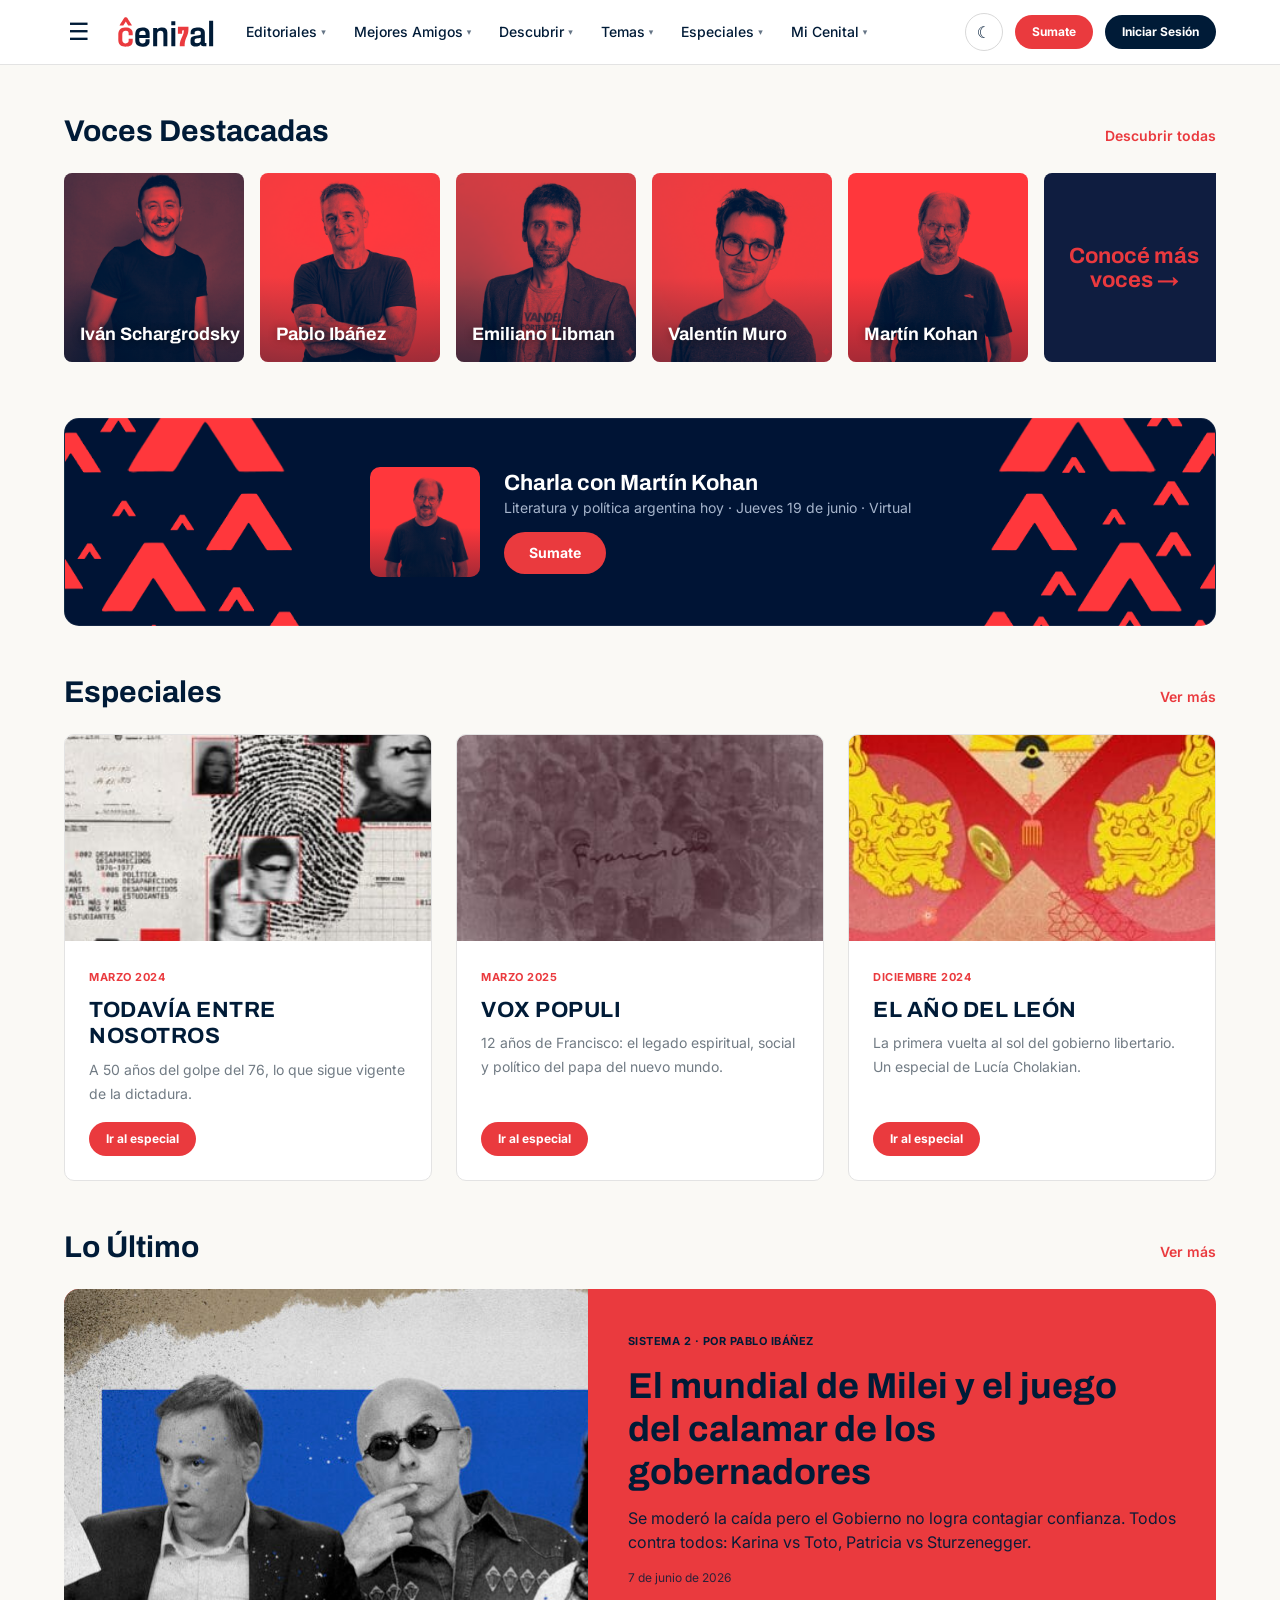
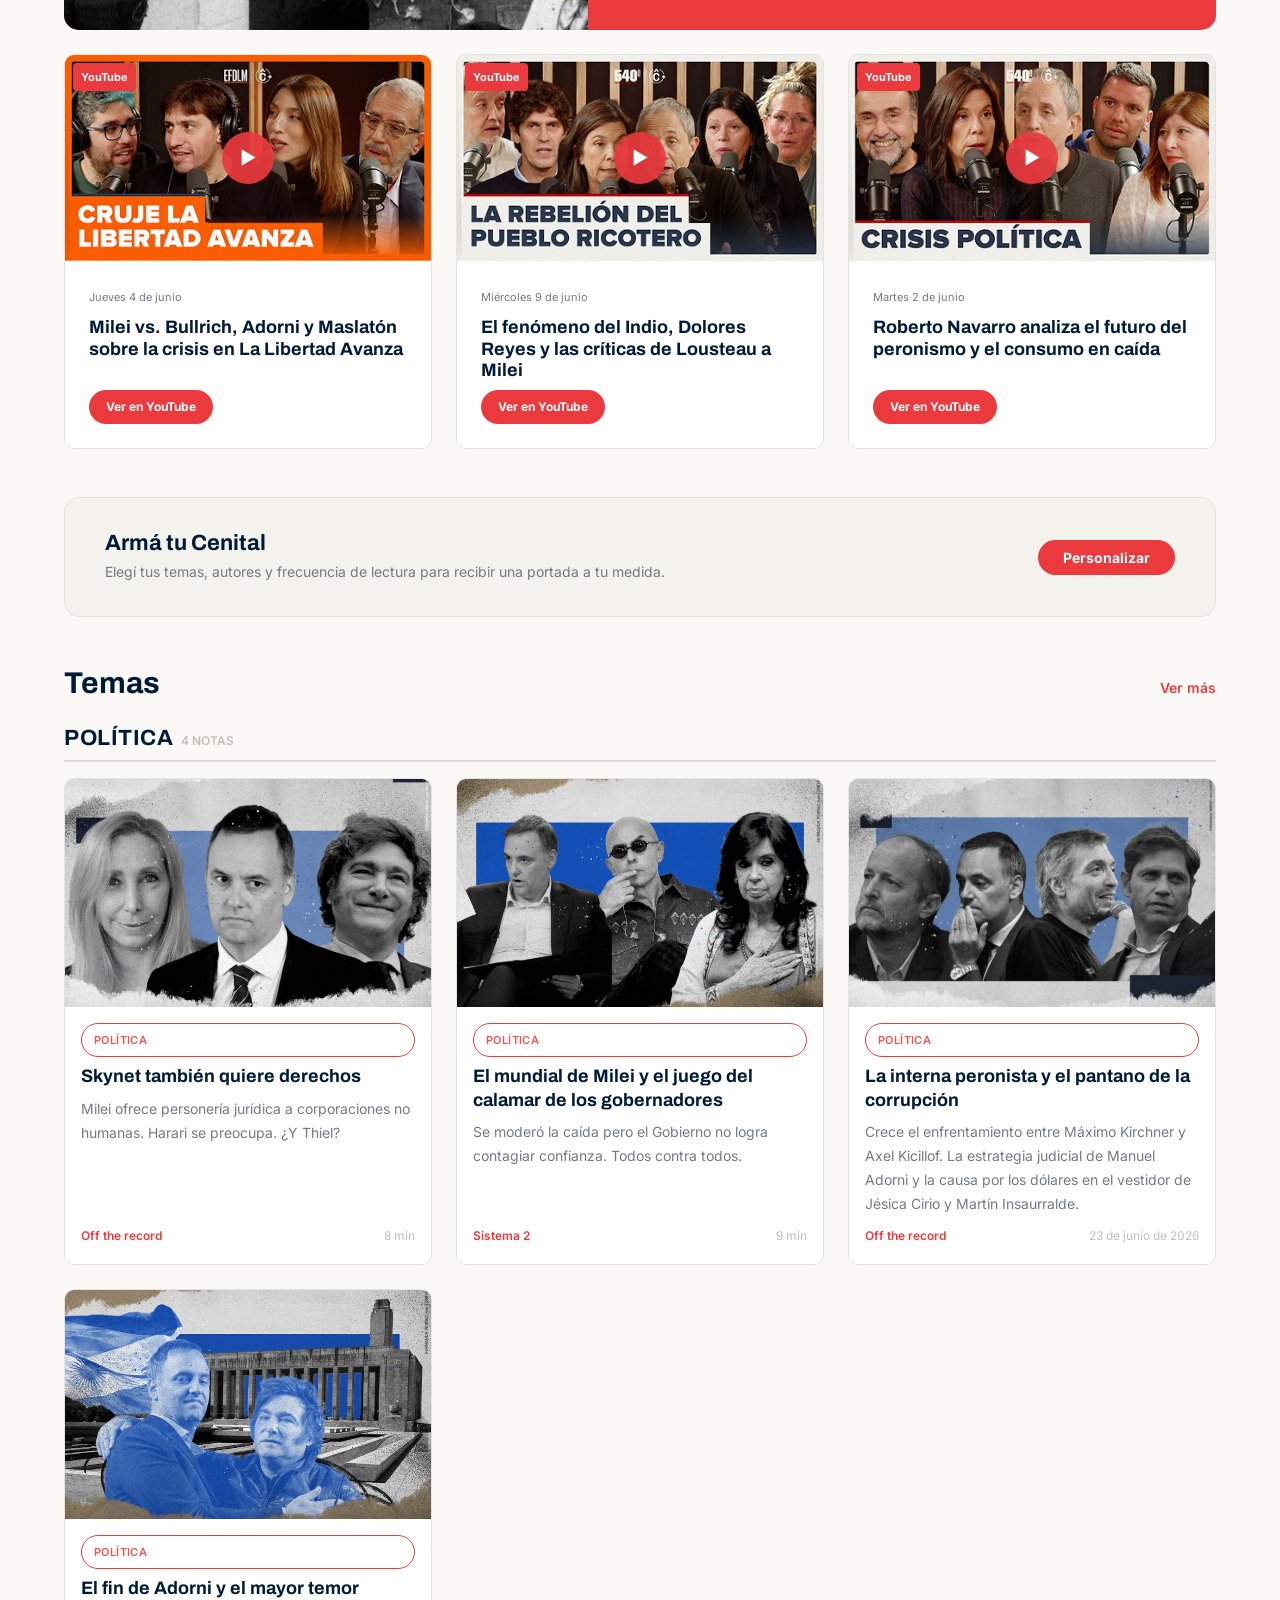
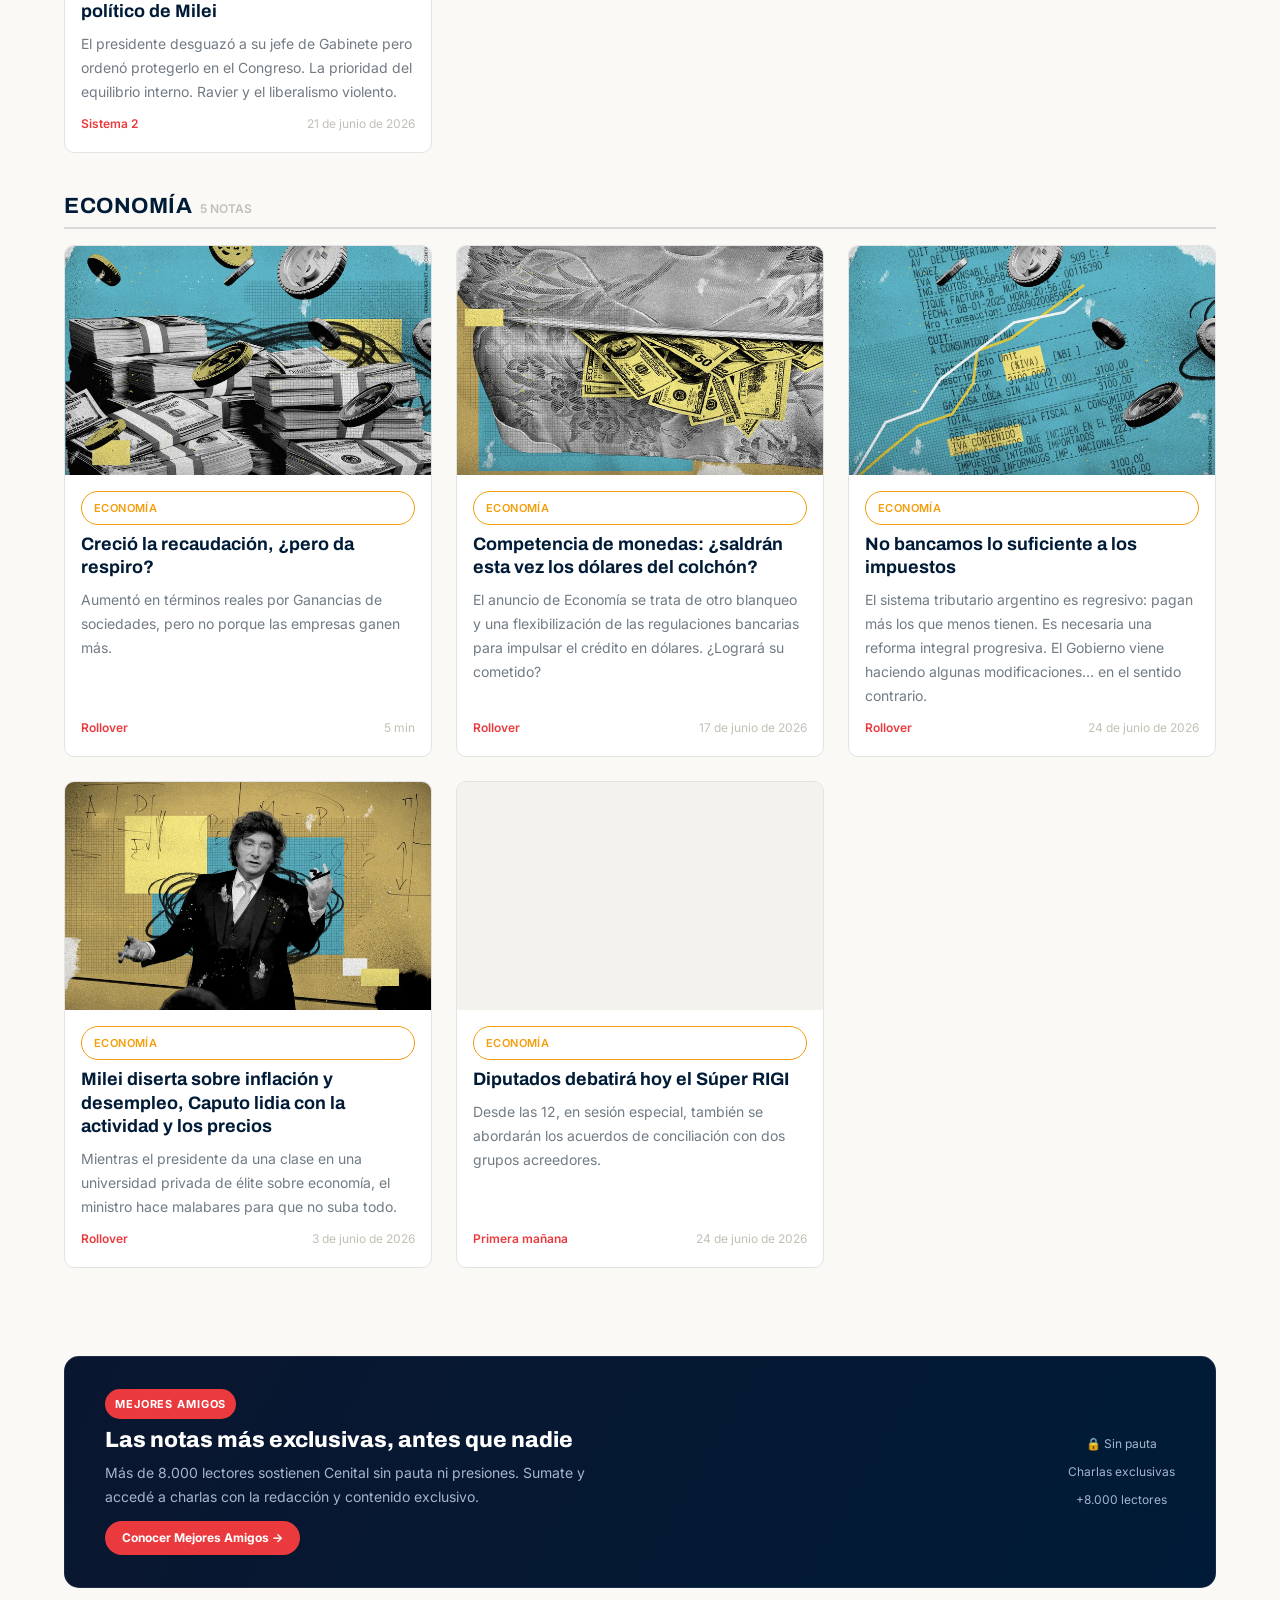
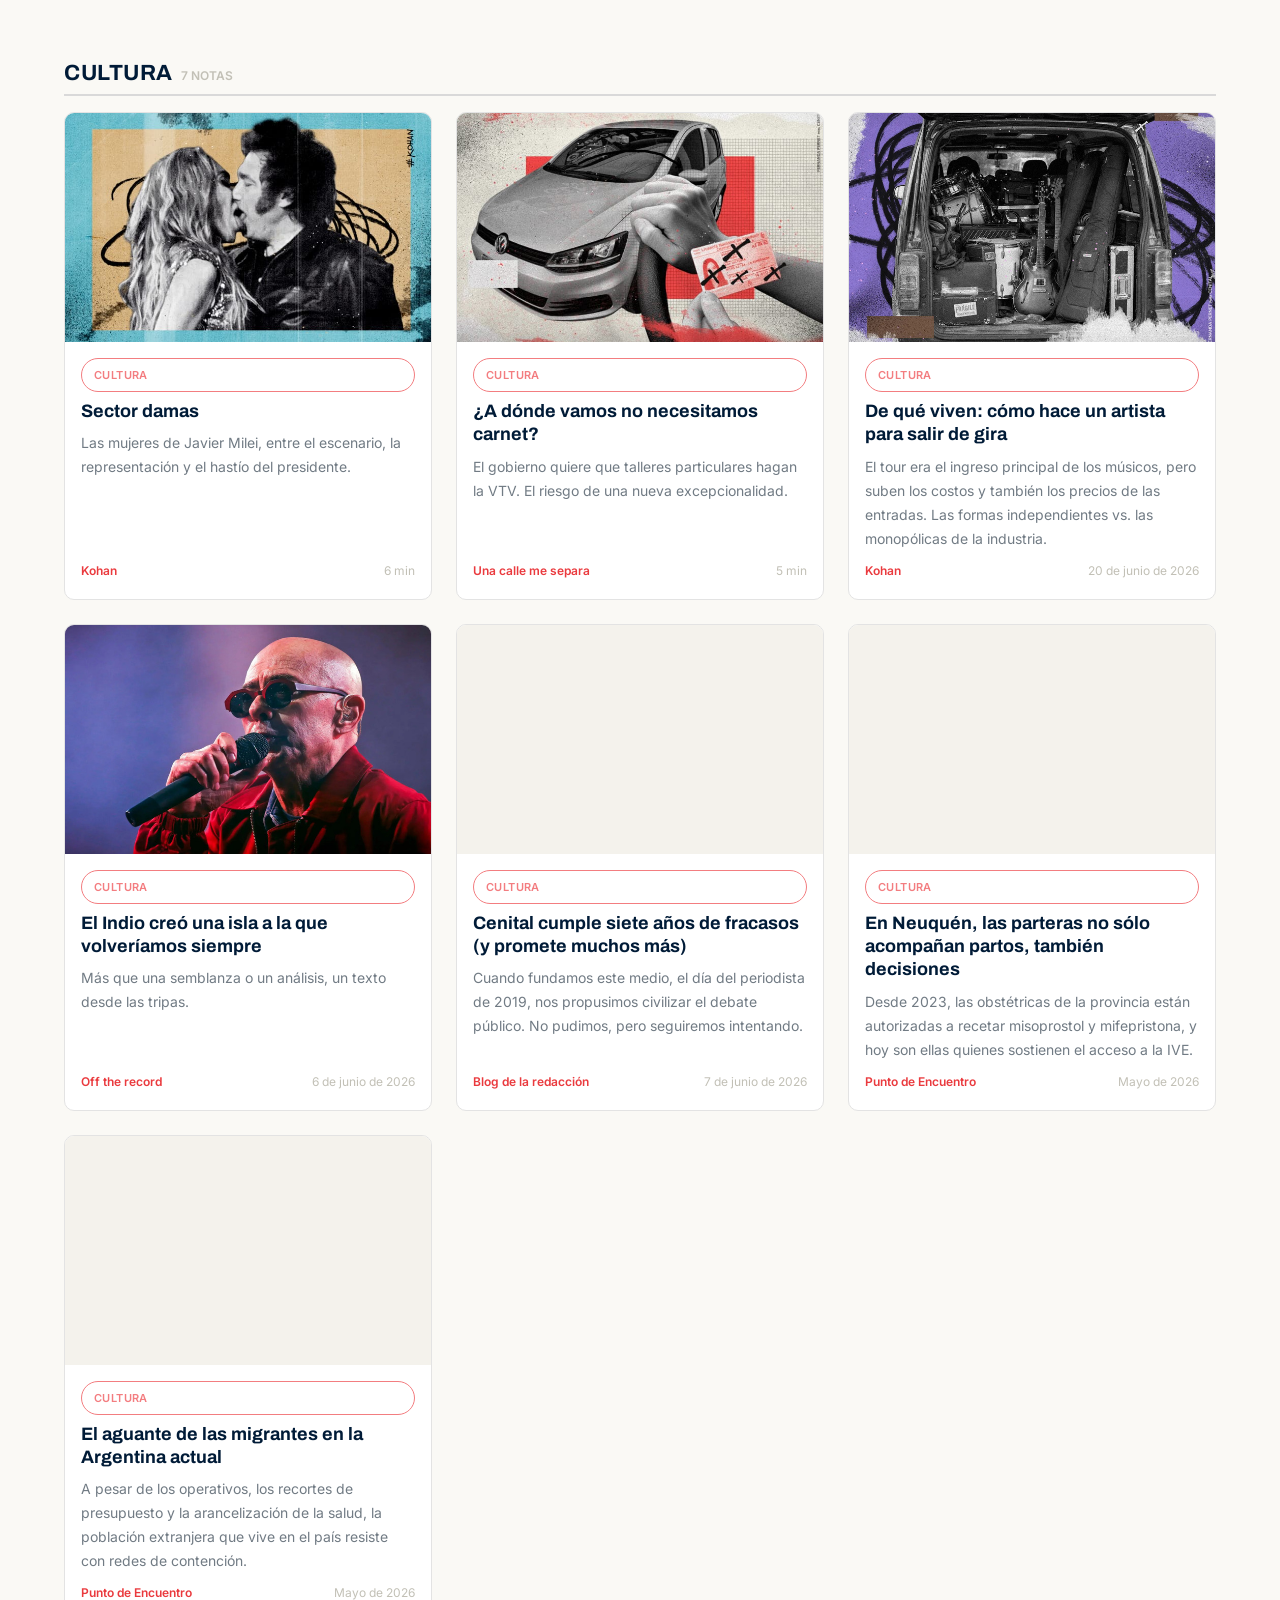
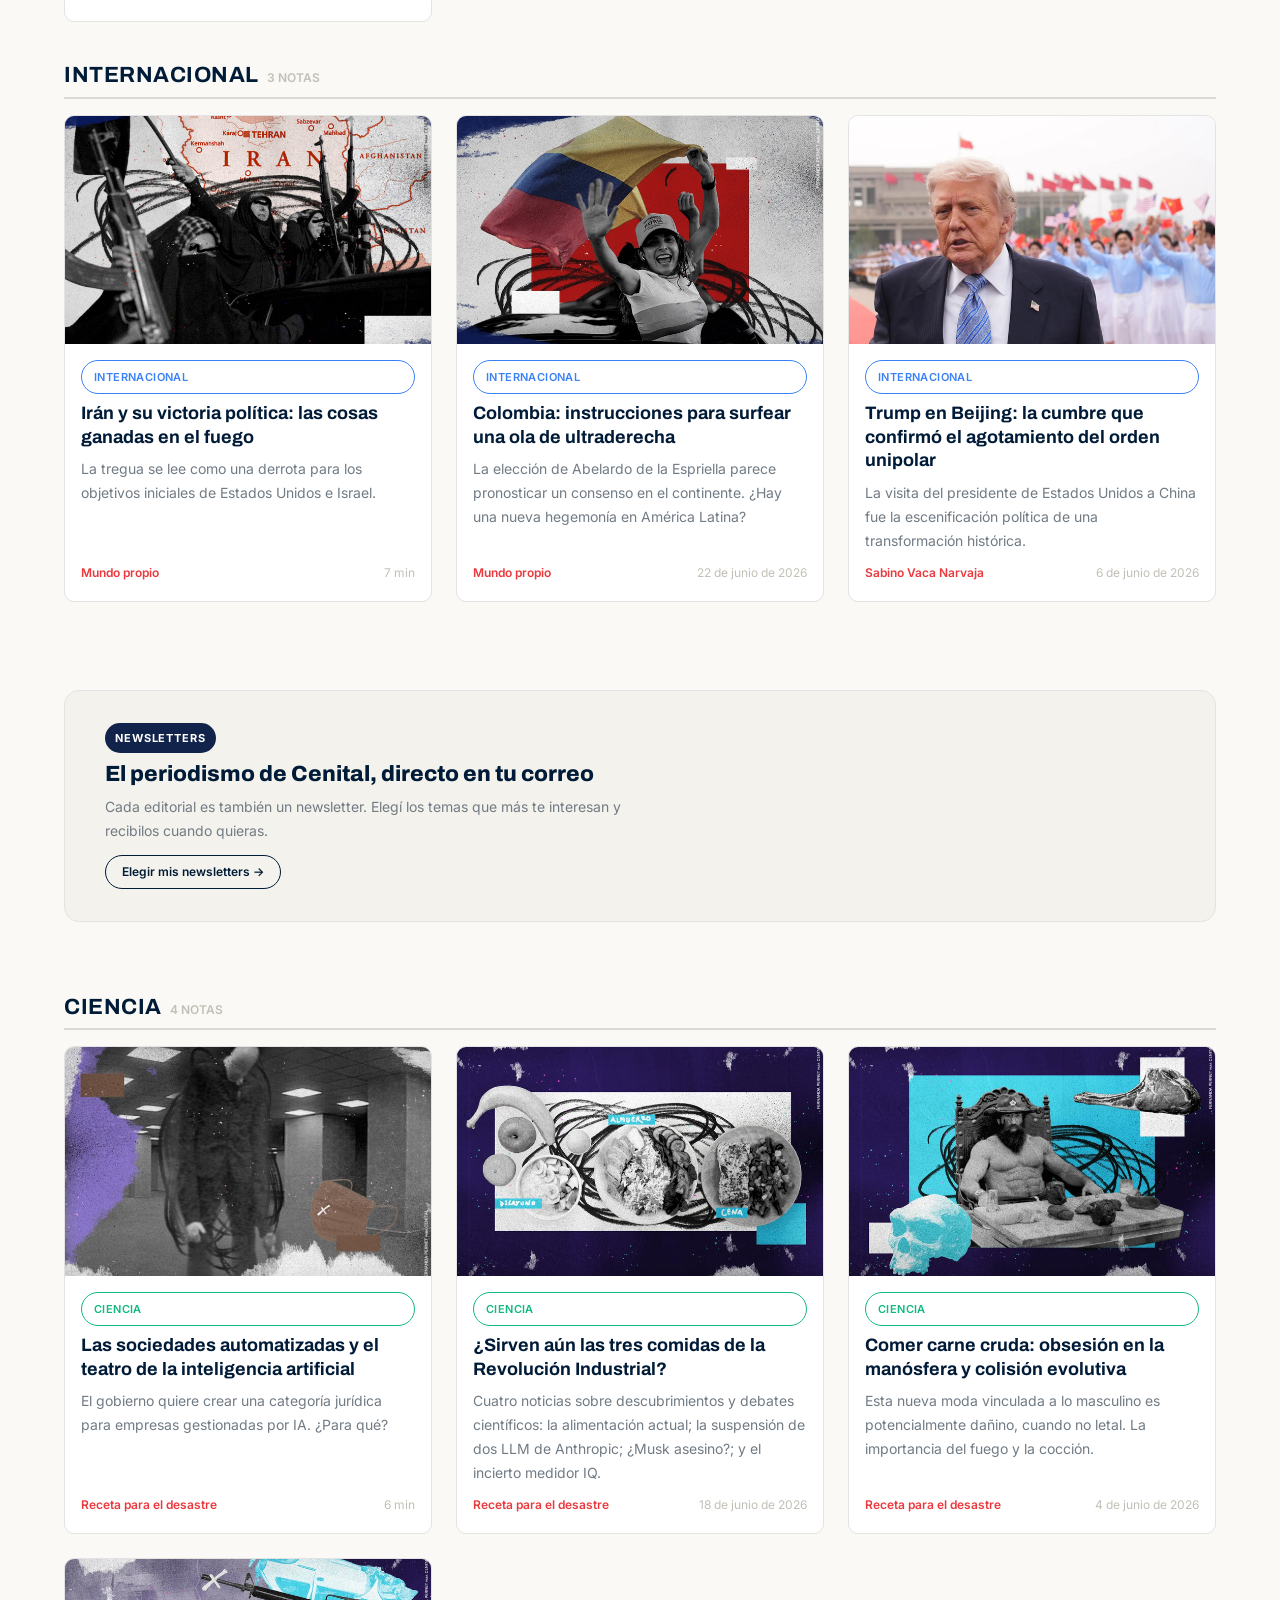
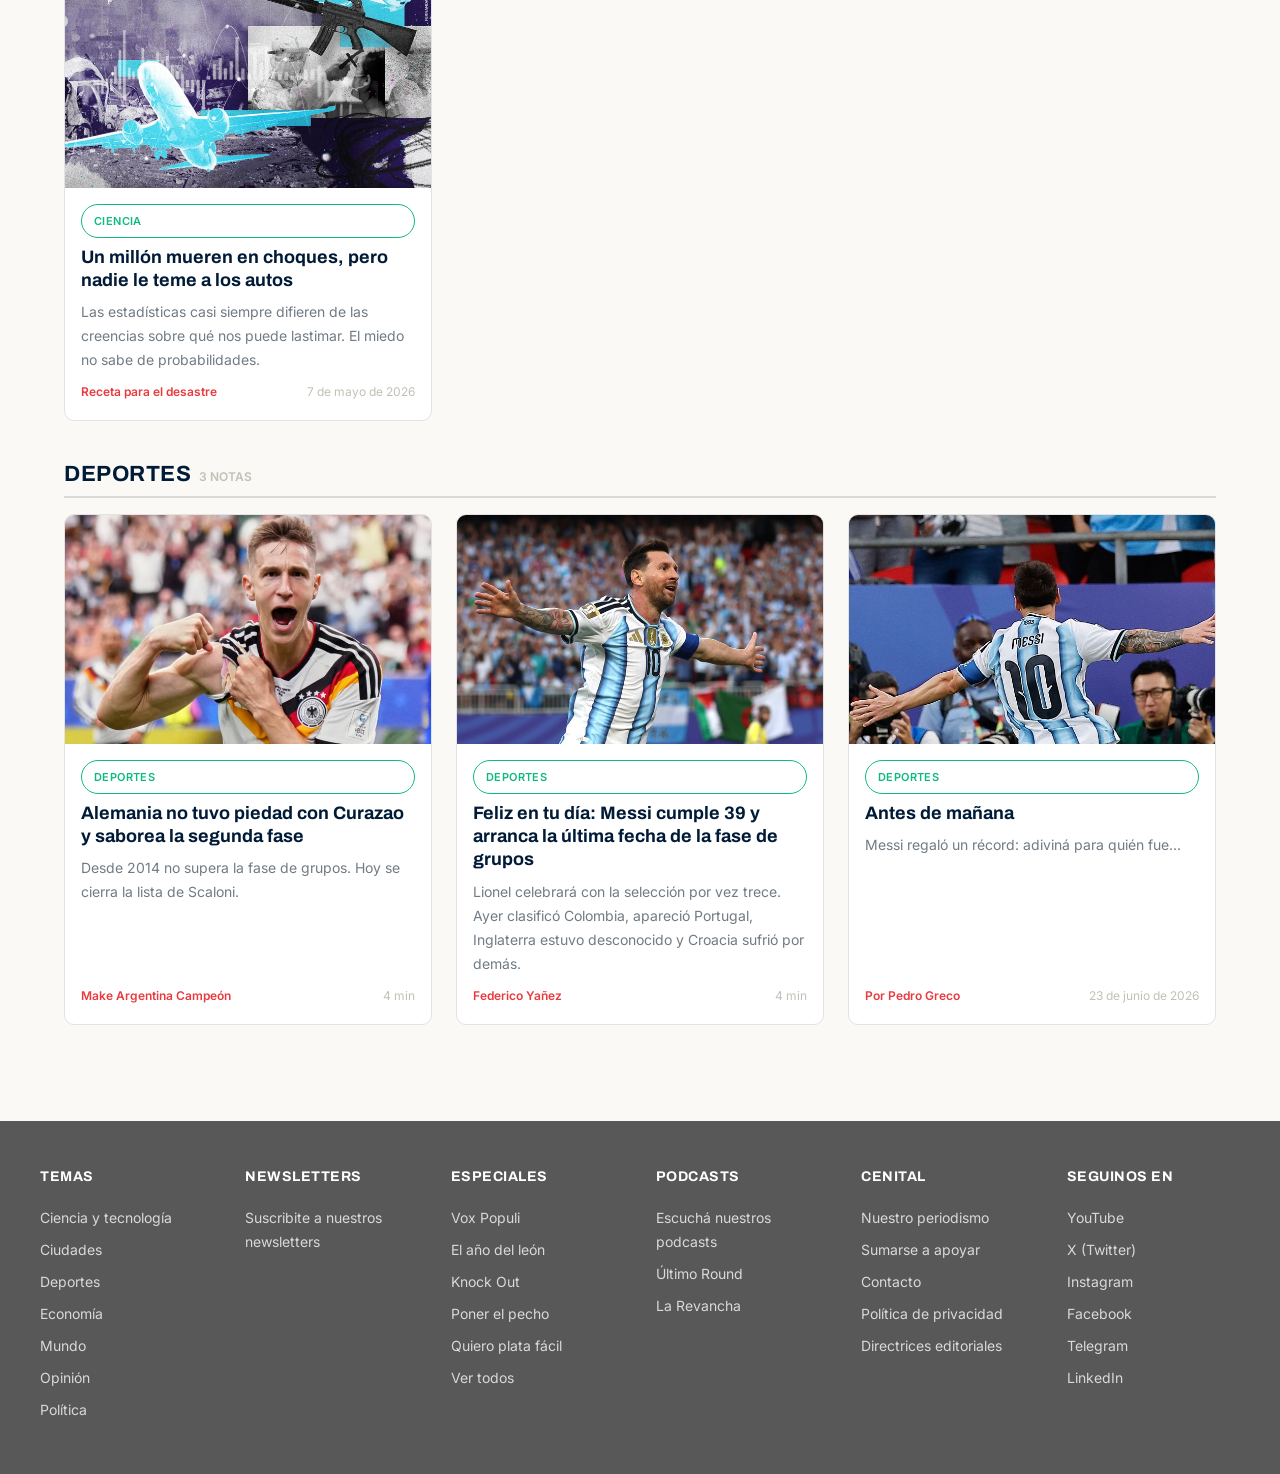
<file: index.html>
<!DOCTYPE html>
<html lang="es">
<head>
    <meta charset="UTF-8">
    <meta name="viewport" content="width=device-width, initial-scale=1.0">
    <title>Cenital — Periodismo de calidad</title>
    <script>(function(){try{var t=localStorage.getItem('cenital.theme');if(t!=='light'&&t!=='dark'){t=(window.matchMedia&&matchMedia('(prefers-color-scheme: dark)').matches)?'dark':'light';}document.documentElement.setAttribute('data-theme',t);}catch(e){}})();</script>
    <link rel="stylesheet" href="styles.css">
</head>
<body class="theme-dark" data-page="">

    <div id="site-header"></div>

    <main class="container home">

        <!-- Hero personalizado: visible sólo con sesión activa, lo rellena app.js -->
        <div id="personal-hero"></div>

        <!-- Voces destacadas -->
        <section class="section" aria-labelledby="voces-title">
            <div class="section-head">
                <h2 class="section-title" id="voces-title">Voces Destacadas</h2>
                <a class="link-more" href="descubrir.html">Descubrir todas</a>
            </div>
            <div class="voices-grid" id="voices-grid"></div>
        </section>

        <!-- Banner evento (mismo diseño que Mejores Amigos) -->
        <section class="section">
            <div class="friends-event">
                <div class="chevrons"></div>
                <div class="fe-inner">
                    <div class="fe-avatar portrait photo" style="background-image:url('imagenes/Martin%20Kohan.png')" role="img" aria-label="Martín Kohan"></div>
                    <div>
                        <h3>Charla con Martín Kohan</h3>
                        <p>Literatura y política argentina hoy · Jueves 19 de junio · Virtual</p>
                        <a href="amigos.html" class="btn btn-primary">Sumate</a>
                    </div>
                </div>
            </div>
        </section>

        <!-- Especiales -->
        <section class="section" aria-labelledby="esp-title">
            <div class="section-head">
                <h2 class="section-title" id="esp-title">Especiales</h2>
                <a class="link-more" href="especiales.html">Ver más</a>
            </div>
            <div class="grid grid-3">
                <article class="card-dark">
                    <div class="card-img bg-cover" style="background-image:url('imagenes/notas/esp-24m.jpg')"></div>
                    <div class="card-body">
                        <span class="eyebrow">Marzo 2024</span>
                        <h3>Todavía entre nosotros</h3>
                        <p>A 50 años del golpe del 76, lo que sigue vigente de la dictadura.</p>
                        <a href="especial.html?id=todavia" class="btn btn-primary btn-sm">Ir al especial</a>
                    </div>
                </article>
                <article class="card-dark">
                    <div class="card-img bg-cover" style="background-image:url('imagenes/notas/esp-vox.jpg')"></div>
                    <div class="card-body">
                        <span class="eyebrow">Marzo 2025</span>
                        <h3>Vox Populi</h3>
                        <p>12 años de Francisco: el legado espiritual, social y político del papa del nuevo mundo.</p>
                        <a href="especial.html?id=vox" class="btn btn-primary btn-sm">Ir al especial</a>
                    </div>
                </article>
                <article class="card-dark">
                    <div class="card-img bg-cover" style="background-image:url('imagenes/notas/esp-leon.jpg')"></div>
                    <div class="card-body">
                        <span class="eyebrow">Diciembre 2024</span>
                        <h3>El año del león</h3>
                        <p>La primera vuelta al sol del gobierno libertario. Un especial de Lucía Cholakian.</p>
                        <a href="especial.html?id=leon" class="btn btn-primary btn-sm">Ir al especial</a>
                    </div>
                </article>
            </div>
        </section>

        <!-- Lo último -->
        <section class="section" aria-labelledby="ultimo-title">
            <div class="section-head">
                <h2 class="section-title" id="ultimo-title">Lo Último</h2>
                <a class="link-more" href="descubrir.html">Ver más</a>
            </div>

            <a class="feature-card" href="articulo.html?id=a8" style="text-decoration:none;color:inherit">
                <div class="feature-img bg-cover" style="background-image:url('imagenes/notas/nota-sistema2.jpg')"></div>
                <div class="feature-body">
                    <span class="eyebrow">Sistema 2 · por Pablo Ibáñez</span>
                    <h3>El mundial de Milei y el juego del calamar de los gobernadores</h3>
                    <p>Se moderó la caída pero el Gobierno no logra contagiar confianza. Todos contra todos: Karina vs Toto, Patricia vs Sturzenegger.</p>
                    <span class="date">7 de junio de 2026</span>
                </div>
            </a>

            <div class="grid grid-3" id="videos-grid"></div>
        </section>

        <!-- Banner personalización (contextual) -->
        <section class="section">
            <div class="perso-banner" id="perso-banner"></div>
        </section>

        <!-- Temas (personalizable) -->
        <section class="section" id="temas" aria-labelledby="temas-title">
            <div class="section-head">
                <h2 class="section-title" id="temas-title">Temas</h2>
                <a class="link-more" href="descubrir.html">Ver más</a>
            </div>
            <!-- Barra "Tus temas": señal visual de los intereses activos (rellena app.js) -->
            <div id="interests-bar"></div>
            <div class="temas-groups" id="temas-grid"></div>
        </section>

    </main>

    <div id="site-footer"></div>

    <script src="data.js"></script>
    <script src="app.js"></script>
    <script>
        document.addEventListener("DOMContentLoaded", function () {
            // Voces destacadas con fotos reales
            var vg = document.getElementById("voices-grid");
            if (vg) {
                vg.innerHTML = window.CENITAL_DATA.VOICES.slice(0, 5).map(function (v) {
                    var bg = v.image ? ' style="background-image:url(\'' + v.image + '\')"' : '';
                    var cls = v.image ? 'voice-card portrait photo' : 'voice-card portrait';
                    return '<a class="' + cls + '" href="editoriales.html?id=' + v.id + '"' + bg + '>' +
                        (v.image ? '' : '<span class="initials">' + window.Cenital.initials(v.name) + '</span>') +
                        '<span class="voice-name">' + v.name + '</span></a>';
                }).join("") +
                '<a class="voice-card more" href="descubrir.html">Conocé más voces &rarr;</a>';
            }

            // Render de la fila de videos (Lo último)
            var grid = document.getElementById("videos-grid");
            if (!grid) return;
            grid.innerHTML = window.CENITAL_DATA.VIDEOS.map(function (v) {
                var thumb = v.image
                    ? 'class="thumb bg-cover" style="background-image:url(\'' + v.image + '\')"'
                    : 'class="thumb img-mono"';
                return '<article class="video-card">' +
                    '<div ' + thumb + '><span class="badge">YouTube</span><span class="play">&#9654;</span></div>' +
                    '<div class="card-body"><span class="date">' + v.date + '</span>' +
                    '<h4>' + v.title + '</h4>' +
                    '<a href="' + v.url + '" target="_blank" rel="noopener noreferrer" class="btn btn-primary btn-sm">Ver en YouTube</a></div>' +
                    '</article>';
            }).join("");
        });
    </script>
</body>
</html>
</file>
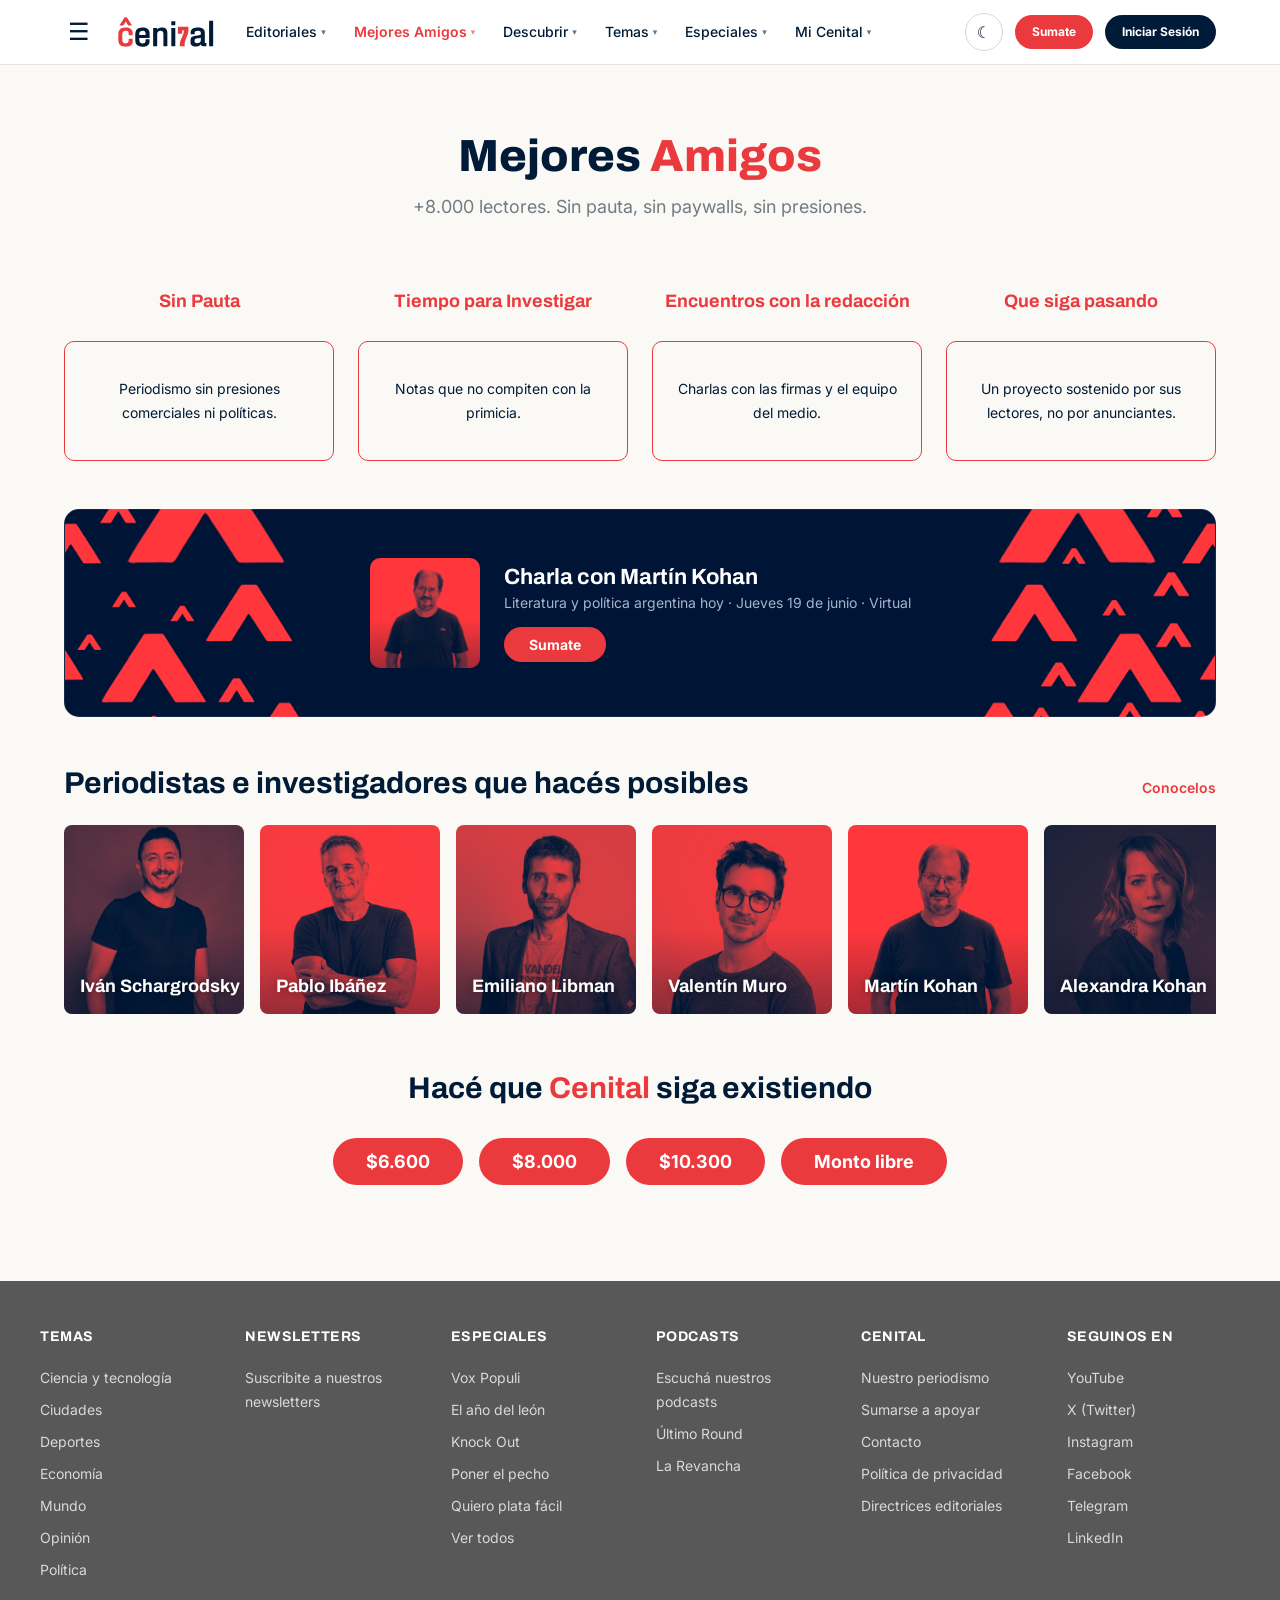
<file: amigos.html>
<!DOCTYPE html>
<html lang="es">
<head>
    <meta charset="UTF-8">
    <meta name="viewport" content="width=device-width, initial-scale=1.0">
    <title>Mejores Amigos — Cenital</title>
    <script>(function(){try{var t=localStorage.getItem('cenital.theme');if(t!=='light'&&t!=='dark'){t=(window.matchMedia&&matchMedia('(prefers-color-scheme: dark)').matches)?'dark':'light';}document.documentElement.setAttribute('data-theme',t);}catch(e){}})();</script>
    <link rel="stylesheet" href="styles.css">
</head>
<body data-page="amigos">

    <div id="site-header"></div>

    <main class="container">

        <section class="hero">
            <h1>Mejores <span class="accent">Amigos</span></h1>
            <p class="lead">+8.000 lectores. Sin pauta, sin paywalls, sin presiones.</p>
            <div id="member-status" style="margin-top:var(--space-16)"></div>
        </section>

        <!-- Pilares -->
        <section class="section" style="padding-top:0">
            <div class="pillars-grid">
                <div class="pillar">
                    <h3>Sin Pauta</h3>
                    <div class="pillar-box">Periodismo sin presiones comerciales ni políticas.</div>
                </div>
                <div class="pillar">
                    <h3>Tiempo para Investigar</h3>
                    <div class="pillar-box">Notas que no compiten con la primicia.</div>
                </div>
                <div class="pillar">
                    <h3>Encuentros con la redacción</h3>
                    <div class="pillar-box">Charlas con las firmas y el equipo del medio.</div>
                </div>
                <div class="pillar">
                    <h3>Que siga pasando</h3>
                    <div class="pillar-box">Un proyecto sostenido por sus lectores, no por anunciantes.</div>
                </div>
            </div>
        </section>

        <!-- Evento destacado -->
        <section class="section">
            <div class="friends-event">
                <div class="chevrons"></div>
                <div class="fe-inner">
                    <div class="fe-avatar portrait photo" style="background-image:url('imagenes/Martin%20Kohan.png')" role="img" aria-label="Martín Kohan"></div>
                    <div>
                        <h3>Charla con Martín Kohan</h3>
                        <p>Literatura y política argentina hoy · Jueves 19 de junio · Virtual</p>
                        <button type="button" class="btn btn-primary" data-join>Sumate</button>
                    </div>
                </div>
            </div>
        </section>

        <!-- Periodistas e investigadores que sostienen los lectores -->
        <section class="section" aria-labelledby="firmas-title">
            <div class="section-head">
                <h2 class="section-title" id="firmas-title">Periodistas e investigadores que hacés posibles</h2>
                <a class="link-more" href="descubrir.html">Conocelos</a>
            </div>
            <div class="voices-grid" id="amigos-voices"></div>
        </section>

        <!-- Aporte -->
        <section class="section" style="text-align:center">
            <h2 class="section-title" style="margin-bottom:var(--space-32)">Hacé que <span class="accent">Cenital</span> siga existiendo</h2>
            <div class="support-amounts">
                <button class="btn btn-primary btn-amount" data-join data-amount="6600">$6.600</button>
                <button class="btn btn-primary btn-amount" data-join data-amount="8000">$8.000</button>
                <button class="btn btn-primary btn-amount" data-join data-amount="10300">$10.300</button>
                <button class="btn btn-primary btn-amount" data-join data-amount="custom">Monto libre</button>
            </div>
        </section>

    </main>

    <div id="site-footer"></div>

    <!-- Overlay de pago para unirse a Mejores Amigos -->
    <div class="modal-overlay" id="join-modal" role="dialog" aria-modal="true" aria-labelledby="join-title">
        <div class="modal">
            <div class="modal-head">
                <h2 id="join-title">Unite a Mejores Amigos</h2>
                <button class="modal-close" type="button" data-modal-close aria-label="Cerrar">&times;</button>
            </div>

            <!-- Estado: requiere iniciar sesión -->
            <div class="modal-state" data-state="gate">
                <p class="modal-sub">Para sumarte a Mejores Amigos necesitás tener una cuenta e iniciar sesión.</p>
                <div class="gate-actions">
                    <a href="login.html" class="btn btn-primary btn-block btn-lg">Iniciar sesión</a>
                    <a href="crear-cuenta.html" class="btn btn-ghost-light btn-block">Crear una cuenta</a>
                </div>
            </div>

            <!-- Estado: formulario de pago -->
            <form class="modal-state" data-state="pay" id="pay-form" novalidate>
                <p class="modal-sub">Elegí tu aporte mensual y completá los datos de pago para unirte.</p>

                <span class="modal-section-label">Monto mensual</span>
                <div class="amount-options" id="modal-amounts">
                    <button type="button" class="amount-opt" data-amount="6600">$6.600</button>
                    <button type="button" class="amount-opt" data-amount="8000">$8.000</button>
                    <button type="button" class="amount-opt" data-amount="10300">$10.300</button>
                    <button type="button" class="amount-opt" data-amount="custom">Otro</button>
                </div>

                <div class="field" id="custom-wrap" style="display:none">
                    <label for="custom-amount">Monto libre (ARS)</label>
                    <input class="input" type="number" id="custom-amount" min="500" step="100" placeholder="Ej: 15000">
                    <span class="field-error">Ingresá un monto válido (mínimo $500).</span>
                </div>

                <div class="field" id="f-name">
                    <label for="card-name">Nombre en la tarjeta</label>
                    <input class="input" id="card-name" autocomplete="cc-name">
                    <span class="field-error">Ingresá el nombre que figura en la tarjeta.</span>
                </div>

                <div class="field" id="f-number">
                    <label for="card-number">Número de tarjeta</label>
                    <input class="input" id="card-number" inputmode="numeric" placeholder="0000 0000 0000 0000" autocomplete="cc-number" maxlength="19">
                    <span class="field-error">Ingresá los 16 dígitos de la tarjeta.</span>
                </div>

                <div class="form-row">
                    <div class="field" id="f-exp">
                        <label for="card-exp">Vencimiento</label>
                        <input class="input" id="card-exp" placeholder="MM/AA" maxlength="5" autocomplete="cc-exp">
                        <span class="field-error">Formato MM/AA.</span>
                    </div>
                    <div class="field" id="f-cvc">
                        <label for="card-cvc">CVC</label>
                        <input class="input" id="card-cvc" inputmode="numeric" placeholder="123" maxlength="4" autocomplete="cc-csc">
                        <span class="field-error">3 o 4 dígitos.</span>
                    </div>
                </div>

                <button type="submit" class="btn btn-primary btn-block btn-lg" id="pay-submit">Pagar y unirme</button>
            </form>

            <!-- Estado: éxito -->
            <div class="modal-state" data-state="success">
                <div class="pay-success">
                    <div class="check">&check;</div>
                    <h2>¡Ya sos Mejor Amigo!</h2>
                    <p id="success-detail">Gracias por tu aporte.</p>
                    <button type="button" class="btn btn-primary" data-modal-close>Listo</button>
                </div>
            </div>
        </div>
    </div>

    <script src="data.js"></script>
    <script src="app.js"></script>
    <script>
        document.addEventListener("DOMContentLoaded", function () {
            var Auth = window.Cenital.Auth;
            var modal = document.getElementById("join-modal");

            // Carrusel de periodistas/investigadores (Voces de Cenital).
            // Reutiliza el estilo del carrusel de la home para scroll fluido en mobile.
            var av = document.getElementById("amigos-voices");
            if (av && window.CENITAL_DATA) {
                av.innerHTML = window.CENITAL_DATA.VOICES.map(function (v) {
                    var bg = v.image ? ' style="background-image:url(\'' + v.image + '\')"' : '';
                    var cls = v.image ? 'voice-card portrait photo' : 'voice-card portrait';
                    return '<a class="' + cls + '" href="editoriales.html"' + bg + '>' +
                        (v.image ? '' : '<span class="initials">' + window.Cenital.initials(v.name) + '</span>') +
                        '<span class="voice-name">' + v.name + '</span></a>';
                }).join("") +
                '<a class="voice-card more" href="descubrir.html">Conocé más voces &rarr;</a>';
            }
            var selectedAmount = 8000; // aporte sugerido por defecto

            function showState(name) {
                modal.querySelectorAll(".modal-state").forEach(function (s) {
                    s.classList.toggle("active", s.dataset.state === name);
                });
            }
            function openModal() { modal.classList.add("open"); }
            function closeModal() { modal.classList.remove("open"); }

            function selectAmount(value) {
                selectedAmount = value;
                modal.querySelectorAll(".amount-opt").forEach(function (b) {
                    b.setAttribute("aria-pressed", String(b.dataset.amount === String(value) ||
                        (value === "custom" && b.dataset.amount === "custom")));
                });
                document.getElementById("custom-wrap").style.display = (value === "custom") ? "block" : "none";
            }

            // Abrir: requiere sesión. Si no, mostramos el estado "gate".
            function join(amountData) {
                if (!Auth.isLoggedIn()) {
                    showState("gate");
                    openModal();
                    return;
                }
                showState("pay");
                if (amountData === "custom") selectAmount("custom");
                else selectAmount(amountData ? Number(amountData) : 8000);
                openModal();
            }

            document.querySelectorAll("[data-join]").forEach(function (btn) {
                btn.addEventListener("click", function () { join(btn.dataset.amount); });
            });
            modal.querySelectorAll("[data-modal-close]").forEach(function (b) {
                b.addEventListener("click", closeModal);
            });
            modal.addEventListener("click", function (e) { if (e.target === modal) closeModal(); });
            document.addEventListener("keydown", function (e) { if (e.key === "Escape") closeModal(); });

            modal.querySelectorAll(".amount-opt").forEach(function (b) {
                b.addEventListener("click", function () {
                    selectAmount(b.dataset.amount === "custom" ? "custom" : Number(b.dataset.amount));
                });
            });

            /* ---- Validación y pago simulado ---- */
            var form = document.getElementById("pay-form");
            function setErr(id, on) { document.getElementById(id).classList.toggle("has-error", on); }

            form.addEventListener("submit", function (e) {
                e.preventDefault();
                var number = document.getElementById("card-number").value.replace(/\s+/g, "");
                var name = document.getElementById("card-name").value.trim();
                var exp = document.getElementById("card-exp").value.trim();
                var cvc = document.getElementById("card-cvc").value.trim();

                var amountValue = selectedAmount;
                var customOk = true;
                if (selectedAmount === "custom") {
                    amountValue = parseInt(document.getElementById("custom-amount").value, 10);
                    customOk = amountValue >= 500;
                    setErr("custom-wrap", !customOk);
                }

                var checks = {
                    "f-name": name.length > 1,
                    "f-number": /^\d{16}$/.test(number),
                    "f-exp": /^(0[1-9]|1[0-2])\/\d{2}$/.test(exp),
                    "f-cvc": /^\d{3,4}$/.test(cvc)
                };
                Object.keys(checks).forEach(function (id) { setErr(id, !checks[id]); });

                var ok = customOk && Object.keys(checks).every(function (id) { return checks[id]; });
                if (!ok) return;

                var btn = document.getElementById("pay-submit");
                btn.classList.add("is-loading");
                setTimeout(function () {
                    btn.classList.remove("is-loading");
                    localStorage.setItem("cenital.member", JSON.stringify({ amount: amountValue, since: new Date().toISOString() }));
                    document.getElementById("success-detail").textContent =
                        "Tu aporte mensual de $" + Number(amountValue).toLocaleString("es-AR") + " quedó confirmado.";
                    showState("success");
                    renderMemberStatus();
                }, 900);
            });

            // Formateo suave del número de tarjeta (grupos de 4)
            document.getElementById("card-number").addEventListener("input", function (e) {
                var v = e.target.value.replace(/\D/g, "").slice(0, 16);
                e.target.value = v.replace(/(.{4})/g, "$1 ").trim();
            });
            document.getElementById("card-exp").addEventListener("input", function (e) {
                var v = e.target.value.replace(/\D/g, "").slice(0, 4);
                e.target.value = v.length > 2 ? v.slice(0, 2) + "/" + v.slice(2) : v;
            });

            /* ---- Estado de socio en la página ---- */
            function getMember() {
                try { return JSON.parse(localStorage.getItem("cenital.member")); } catch (e) { return null; }
            }
            function renderMemberStatus() {
                var m = getMember();
                var box = document.getElementById("member-status");
                if (m && Auth.isLoggedIn()) {
                    box.innerHTML = '<span class="member-badge">&check; Ya sos Mejor Amigo · $' +
                        Number(m.amount).toLocaleString("es-AR") + '/mes</span>';
                } else {
                    box.innerHTML = "";
                }
            }
            renderMemberStatus();
        });
    </script>
</body>
</html>
</file>
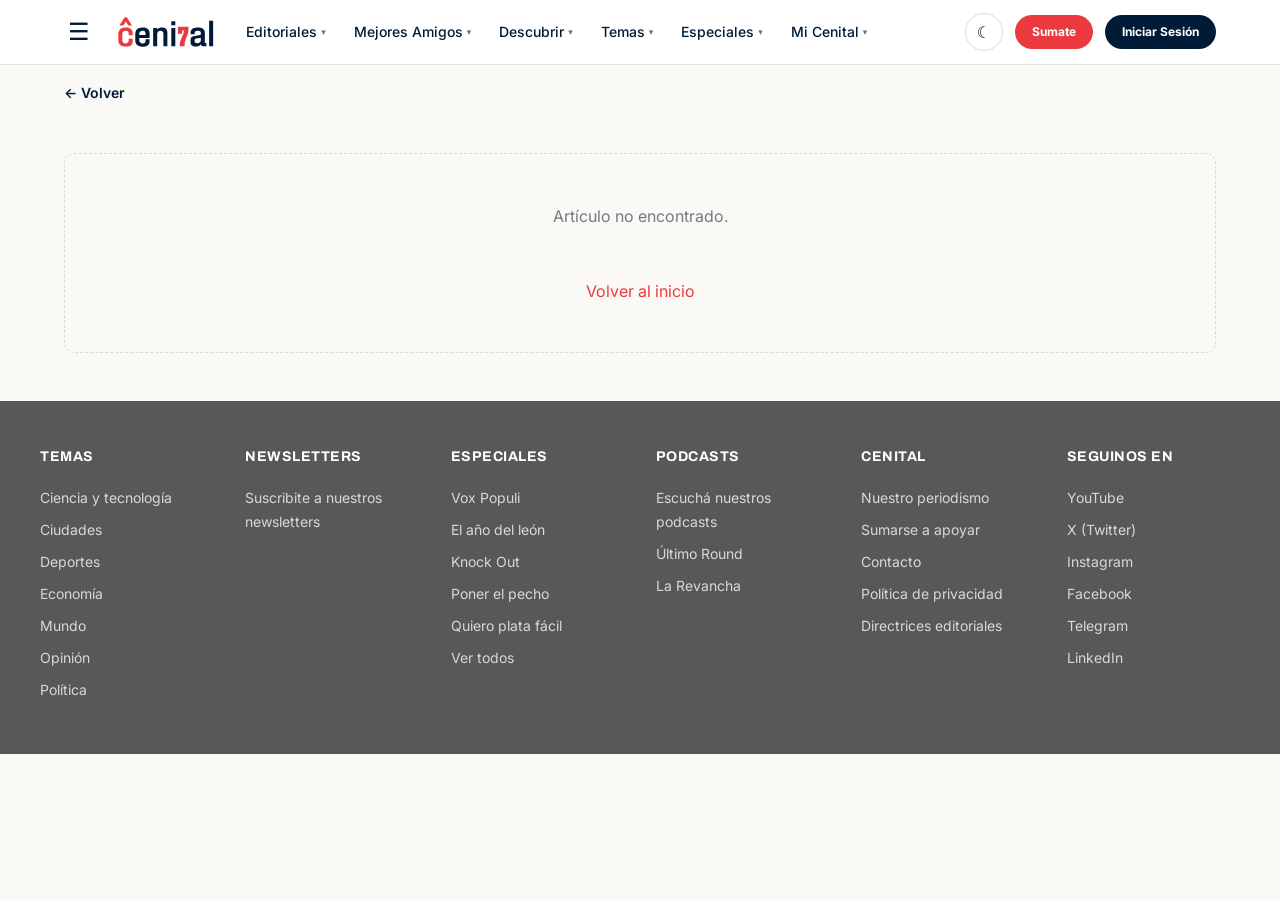
<file: articulo.html>
<!DOCTYPE html>
<html lang="es">
<head>
    <meta charset="UTF-8">
    <meta name="viewport" content="width=device-width, initial-scale=1.0">
    <title>Artículo — Cenital</title>
    <script>(function(){try{var t=localStorage.getItem('cenital.theme');if(t!=='light'&&t!=='dark'){t=(window.matchMedia&&matchMedia('(prefers-color-scheme: dark)').matches)?'dark':'light';}document.documentElement.setAttribute('data-theme',t);}catch(e){}})();</script>
    <link rel="stylesheet" href="styles.css">
</head>
<body data-page="articulo">

    <div id="site-header"></div>

    <main class="container" id="article-root">
        <a href="javascript:history.back()" class="back-link">&larr; Volver</a>
        <div id="article-content"></div>
    </main>

    <div id="site-footer"></div>

    <script src="data.js"></script>
    <script src="app.js"></script>
    <script>
    document.addEventListener("DOMContentLoaded", function () {
        try {
            var D = window.CENITAL_DATA;
            if (!D) { document.getElementById("article-content").innerHTML = '<p>Error: no se cargó data.js</p>'; return; }

            var params = new URLSearchParams(window.location.search);
            var id = params.get("id");
            var article = null;
            for (var i = 0; i < D.ARTICLES.length; i++) {
                if (D.ARTICLES[i].id === id) { article = D.ARTICLES[i]; break; }
            }

            var root = document.getElementById("article-content");

            if (!article) {
                root.innerHTML = '<div class="placeholder-panel" style="margin-top:2rem">Artículo no encontrado. <a href="index.html" style="color:var(--text-link)">Volver al inicio</a></div>';
                return;
            }

            document.title = article.title + " — Cenital";

            var heroImg = article.image
                ? '<div class="article-hero-img bg-cover" style="background-image:url(\'' + article.image + '\')"></div>'
                : '<div class="article-hero-img img-mono"></div>';

            var voice = D.voiceById(article.author);
            var authorHtml = '';
            if (voice) {
                var photoHtml = voice.image
                    ? '<div class="art-author-photo portrait photo" style="background-image:url(\'' + voice.image + '\')" role="img" aria-label="' + voice.name + '"></div>'
                    : '<div class="art-author-photo portrait"><span class="initials">' + window.Cenital.initials(voice.name) + '</span></div>';
                authorHtml = '<div class="article-author">' + photoHtml +
                    '<div><span class="art-author-name">' + voice.name + '</span>' +
                    '<span class="art-author-role">' + voice.role + '</span></div></div>';
            } else if (article.author) {
                authorHtml = '<div class="article-author"><div><span class="art-author-name">' + article.author + '</span></div></div>';
            }

            var bodyHtml;
            if (article.content) {
                // Cada bloque (separado por línea en blanco) puede ser un subtítulo
                // de sección (## ...), una imagen embebida (![pie](ruta)) o un párrafo.
                var blocks = article.content.split(/\n[\s]*\n/);
                bodyHtml = blocks.map(function(p) {
                    var t = p.trim();
                    if (!t) return '';
                    if (t.indexOf('## ') === 0) {
                        return '<h2>' + t.slice(3).trim() + '</h2>';
                    }
                    var img = t.match(/^!\[([^\]]*)\]\(([^)]+)\)$/);
                    if (img) {
                        var cap = img[1] ? '<figcaption>' + img[1] + '</figcaption>' : '';
                        return '<figure class="article-figure">' +
                            '<img src="' + img[2] + '" alt="' + img[1] + '" loading="lazy">' +
                            cap + '</figure>';
                    }
                    // Cajita de apoyo/membresía (se inserta con el marcador [[apoyo]])
                    if (t === '[[apoyo]]') {
                        return '<aside class="article-support">' +
                            '<p>¿Te sirve lo que leés? Cenital es posible gracias a quienes lo bancan. ' +
                            'Sumate como miembro y ayudanos a seguir haciendo periodismo independiente.</p>' +
                            '<a class="btn btn-primary btn-sm" href="amigos.html">Quiero sumarme</a>' +
                            '</aside>';
                    }
                    return '<p>' + t + '</p>';
                }).join('');
            } else {
                bodyHtml = '<div class="article-placeholder">' +
                    '<p>El contenido de este artículo todavía no está cargado.</p>' +
                    '<p>Abrí <strong>data.js</strong>, buscá <code>id: "' + article.id + '"</code> y agregá un campo <code>content</code> con el texto completo.</p>' +
                    '<pre><code>content: `Primer párrafo.\n\nSegundo párrafo.`</code></pre>' +
                    '</div>';
            }

            // Bio del autor al pie de la nota
            var bioHtml = '';
            if (voice) {
                var bioPhoto = voice.image
                    ? '<div class="ab-photo portrait photo" style="background-image:url(\'' + voice.image + '\')" role="img" aria-label="' + voice.name + '"></div>'
                    : '<div class="ab-photo portrait"><span class="initials">' + window.Cenital.initials(voice.name) + '</span></div>';
                bioHtml = '<aside class="article-bio">' + bioPhoto +
                    '<div class="ab-text">' +
                        '<span class="ab-name">' + voice.name + '</span>' +
                        '<span class="ab-role">' + voice.role + '</span>' +
                        (voice.bio ? '<p class="ab-bio">' + voice.bio + '</p>' : '') +
                        '<a class="btn btn-primary btn-sm" href="editoriales.html?id=' + voice.id + '">Ver perfil</a>' +
                    '</div></aside>';
            }

            root.innerHTML =
                '<article class="article-layout">' +
                    heroImg +
                    '<div class="article-meta-top">' +
                        '<span class="tag tag-cat-' + article.category + '">' + D.categoryLabel(article.category) + '</span>' +
                        '<span class="article-newsletter">' + article.newsletter + '</span>' +
                        '<span class="article-date">' + (article.readingTime || '') + '</span>' +
                    '</div>' +
                    '<h1 class="article-title">' + article.title + '</h1>' +
                    '<p class="article-excerpt">' + article.excerpt + '</p>' +
                    authorHtml +
                    '<hr class="article-divider">' +
                    '<div class="article-body">' + bodyHtml + '</div>' +
                    bioHtml +
                '</article>';

            // Notas relacionadas: primero misma categoría, luego se completa con el
            // resto para que el carrusel siempre tenga suficientes tarjetas para deslizar.
            var related = D.ARTICLES.filter(function(a) {
                return a.id !== article.id && a.category === article.category;
            });
            if (related.length < 6) {
                var extra = D.ARTICLES.filter(function(a) {
                    return a.id !== article.id && a.category !== article.category;
                });
                related = related.concat(extra);
            }
            related = related.slice(0, 8);

            if (related.length) {
                var cards = related.map(function(a) {
                    var imgAttr = a.image
                        ? 'class="card-img bg-cover" style="background-image:url(\'' + a.image + '\')"'
                        : 'class="card-img img-mono"';
                    return '<a class="article-card" href="articulo.html?id=' + a.id + '">' +
                        '<div ' + imgAttr + '></div>' +
                        '<div class="card-body">' +
                            '<span class="tag tag-cat-' + a.category + '">' + D.categoryLabel(a.category) + '</span>' +
                            '<h3>' + a.title + '</h3>' +
                            '<p class="excerpt">' + a.excerpt + '</p>' +
                            '<div class="meta"><span class="newsletter-name">' + a.newsletter + '</span>' +
                            '<span>' + (a.readingTime || '') + '</span></div>' +
                        '</div></a>';
                }).join('');

                document.getElementById("article-root").insertAdjacentHTML("beforeend",
                    '<section class="section related-section">' +
                        '<div class="section-head"><h2 class="section-title">También te puede interesar</h2></div>' +
                        '<div class="related-carousel">' + cards + '</div>' +
                    '</section>');
            }

        } catch(e) {
            document.getElementById("article-content").innerHTML = '<p style="color:red">Error: ' + e.message + '</p>';
        }
    });
    </script>
</body>
</html>
</file>
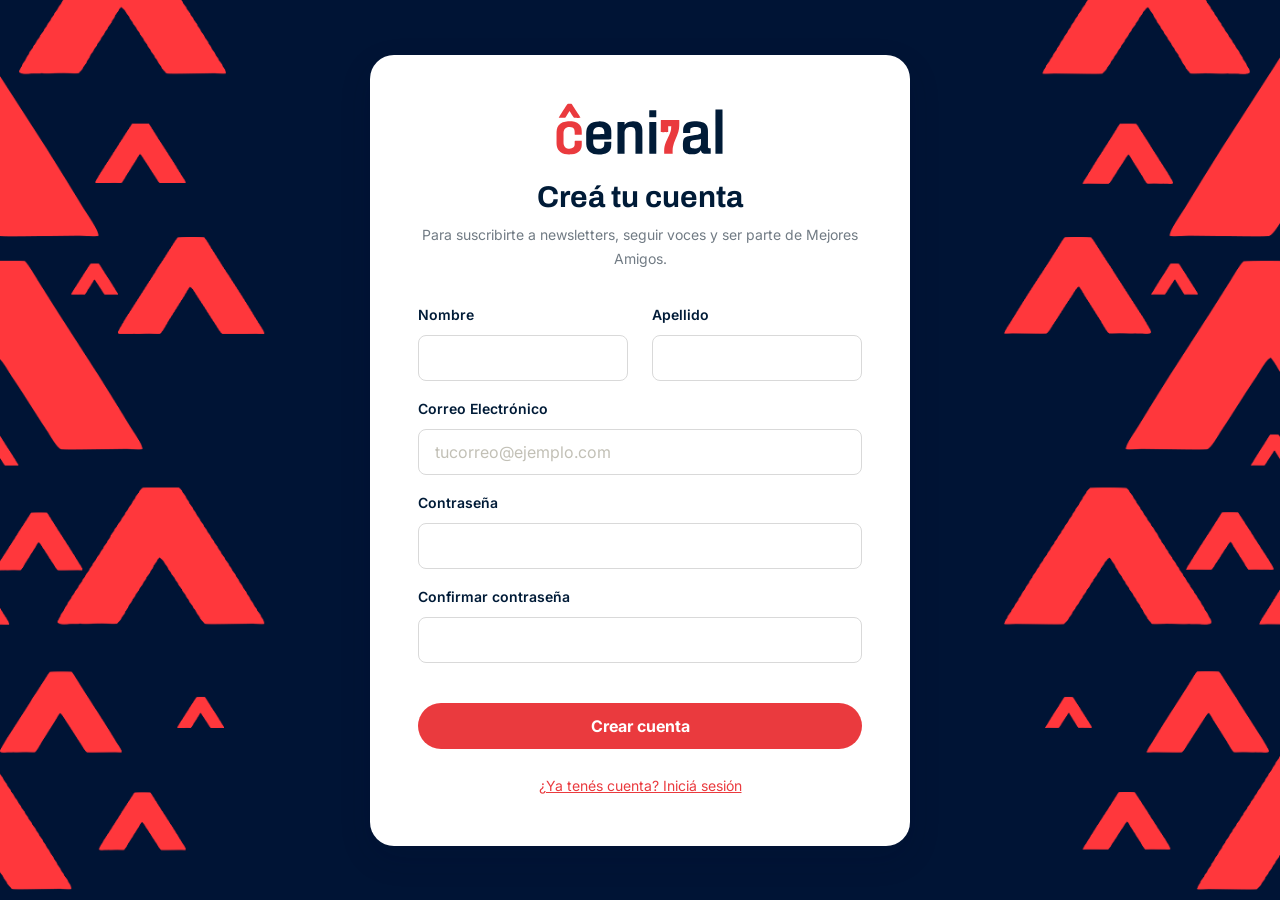
<file: crear-cuenta.html>
<!DOCTYPE html>
<html lang="es">
<head>
    <meta charset="UTF-8">
    <meta name="viewport" content="width=device-width, initial-scale=1.0">
    <title>Creá tu cuenta — Cenital</title>
    <script>document.documentElement.setAttribute('data-theme','light');</script>
    <link rel="stylesheet" href="styles.css">
</head>
<body class="auth-page">

    <main class="auth-card">
        <a href="index.html" class="logo auth-logo" aria-label="Cenital, inicio">
            <img src="imagenes/Cenital.svg" alt="Cenital">
        </a>
        <h1>Creá tu cuenta</h1>
        <p class="auth-sub">Para suscribirte a newsletters, seguir voces y ser parte de Mejores Amigos.</p>

        <form id="signup-form" novalidate>
            <div class="form-alert" id="form-alert" role="alert"></div>

            <div class="form-row">
                <div class="field" id="field-first">
                    <label for="firstName">Nombre</label>
                    <input class="input" type="text" id="firstName" autocomplete="given-name">
                    <span class="field-error" id="err-first">Ingresá tu nombre.</span>
                </div>
                <div class="field" id="field-last">
                    <label for="lastName">Apellido</label>
                    <input class="input" type="text" id="lastName" autocomplete="family-name">
                    <span class="field-error" id="err-last">Ingresá tu apellido.</span>
                </div>
            </div>

            <div class="field" id="field-email">
                <label for="email">Correo Electrónico</label>
                <input class="input" type="email" id="email" autocomplete="email" placeholder="tucorreo@ejemplo.com">
                <span class="field-error" id="err-email">Ingresá un correo electrónico válido.</span>
            </div>

            <div class="field" id="field-password">
                <label for="password">Contraseña</label>
                <input class="input" type="password" id="password" autocomplete="new-password">
                <span class="field-error" id="err-password">La contraseña debe tener al menos 6 caracteres.</span>
            </div>

            <div class="field" id="field-confirm">
                <label for="confirm">Confirmar contraseña</label>
                <input class="input" type="password" id="confirm" autocomplete="new-password">
                <span class="field-error" id="err-confirm">Las contraseñas no coinciden.</span>
            </div>

            <button type="submit" class="btn btn-primary btn-block btn-lg" id="submit-btn">Crear cuenta</button>
        </form>

        <p class="auth-alt"><a href="login.html">¿Ya tenés cuenta? Iniciá sesión</a></p>
    </main>

    <script src="app.js"></script>
    <script>
        var form = document.getElementById("signup-form");
        var f = {
            first: document.getElementById("firstName"),
            last: document.getElementById("lastName"),
            email: document.getElementById("email"),
            password: document.getElementById("password"),
            confirm: document.getElementById("confirm")
        };
        var alertEl = document.getElementById("form-alert");
        var submitBtn = document.getElementById("submit-btn");

        function setError(id, on) { document.getElementById("field-" + id).classList.toggle("has-error", on); }
        function validEmail(v) { return /^[^\s@]+@[^\s@]+\.[^\s@]+$/.test(v); }

        form.addEventListener("submit", function (e) {
            e.preventDefault();
            alertEl.className = "form-alert";

            var checks = {
                first: f.first.value.trim().length > 0,
                last: f.last.value.trim().length > 0,
                email: validEmail(f.email.value.trim()),
                password: f.password.value.length >= 6,
                confirm: f.confirm.value === f.password.value && f.confirm.value.length > 0
            };
            Object.keys(checks).forEach(function (k) { setError(k, !checks[k]); });

            var allOk = Object.keys(checks).every(function (k) { return checks[k]; });
            if (!allOk) {
                alertEl.textContent = "Revisá los campos marcados antes de continuar.";
                alertEl.classList.add("show");
                return;
            }

            submitBtn.classList.add("is-loading");
            setTimeout(function () {
                var account = {
                    firstName: f.first.value.trim(),
                    lastName: f.last.value.trim(),
                    email: f.email.value.trim()
                };
                // Guardamos la "cuenta" y abrimos sesión (sin backend).
                localStorage.setItem("cenital.account", JSON.stringify(account));
                window.Cenital.Auth.login(account);
                window.location.href = "perfil.html";
            }, 800);
        });

        if (window.Cenital.Auth.isLoggedIn()) window.location.href = "index.html";
    </script>
</body>
</html>
</file>
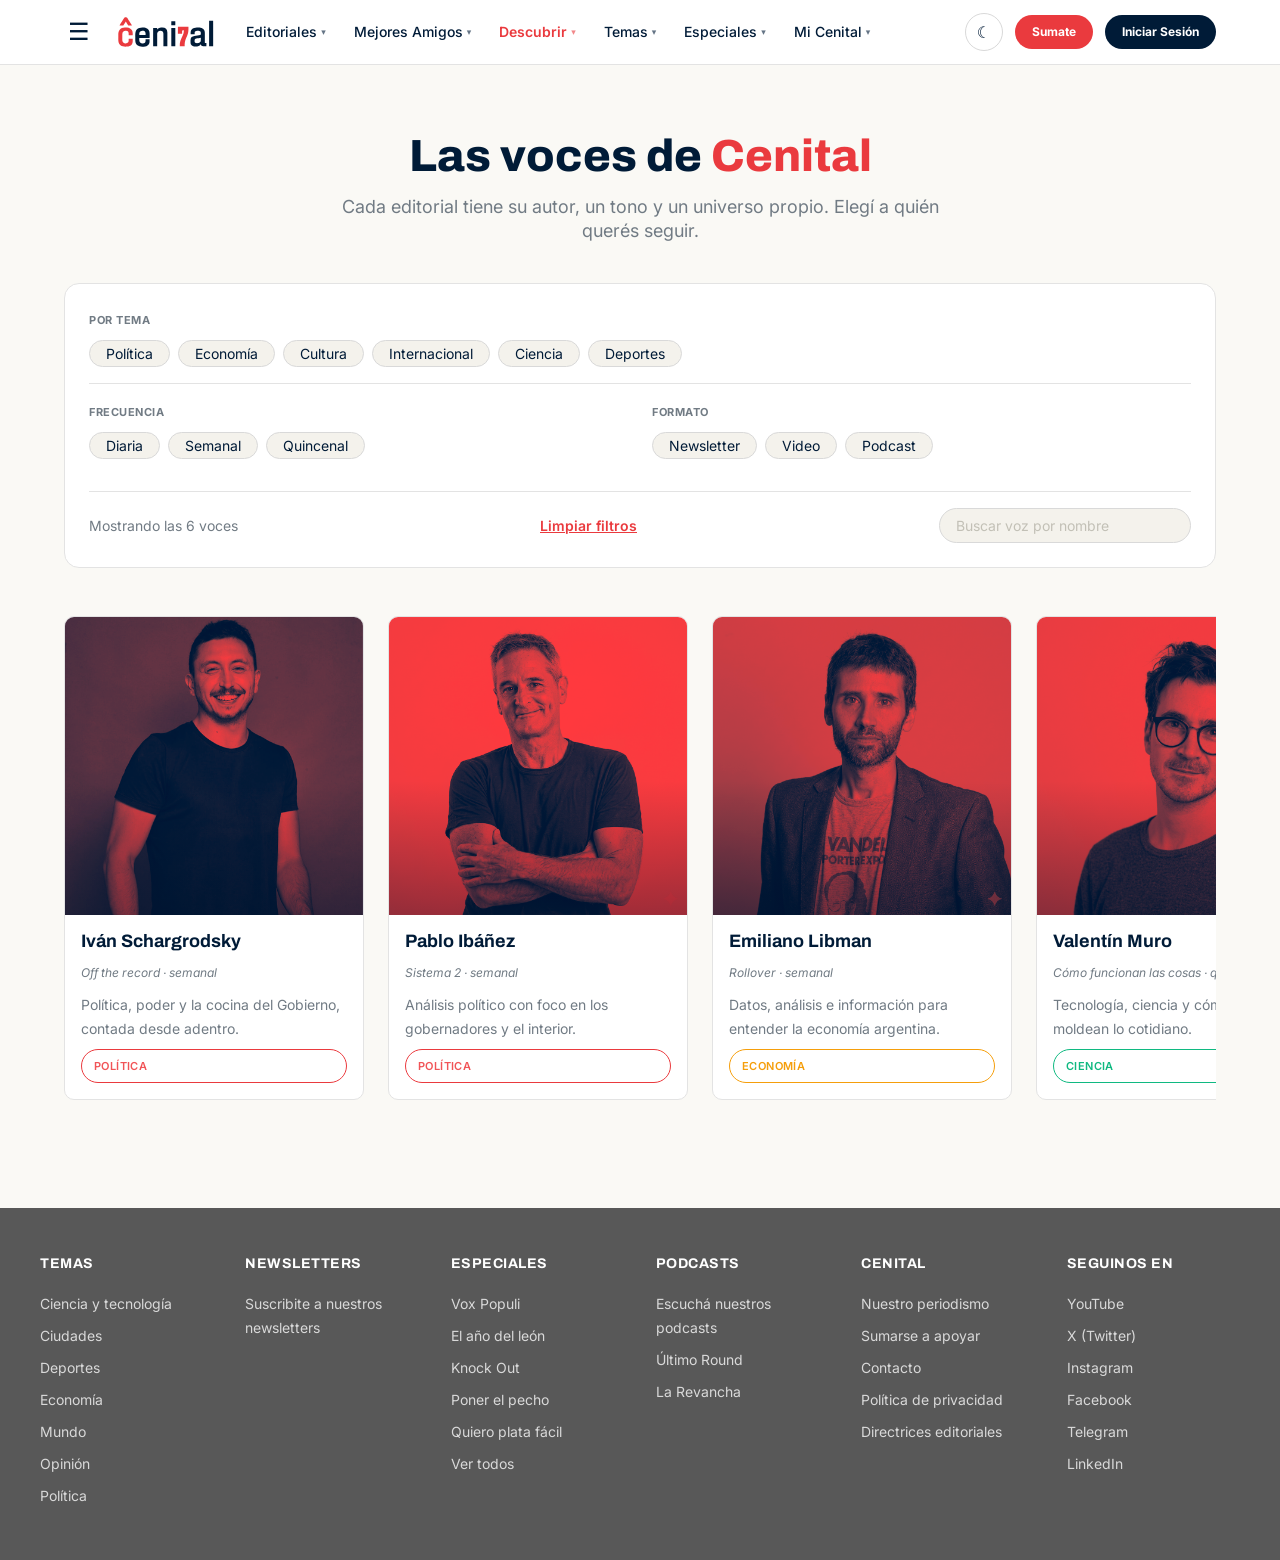
<file: descubrir.html>
<!DOCTYPE html>
<html lang="es">
<head>
    <meta charset="UTF-8">
    <meta name="viewport" content="width=device-width, initial-scale=1.0">
    <title>Descubrir — Cenital</title>
    <script>(function(){try{var t=localStorage.getItem('cenital.theme');if(t!=='light'&&t!=='dark'){t=(window.matchMedia&&matchMedia('(prefers-color-scheme: dark)').matches)?'dark':'light';}document.documentElement.setAttribute('data-theme',t);}catch(e){}})();</script>
    <link rel="stylesheet" href="styles.css">
</head>
<body class="theme-dark" data-page="descubrir">

    <div id="site-header"></div>

    <main class="container" id="discover-root">

        <section class="hero">
            <h1>Las voces de <span class="accent">Cenital</span></h1>
            <p class="lead">Cada editorial tiene su autor, un tono y un universo propio. Elegí a quién querés seguir.</p>
        </section>

        <!-- Panel de filtros -->
        <section class="section" style="padding-top:0">
            <div class="filter-panel">
                <div class="filter-group">
                    <span class="filter-label">Por tema</span>
                    <div class="pill-row" id="filter-categories"></div>
                </div>

                <hr class="filter-divider">

                <div class="filter-cols">
                    <div class="filter-group">
                        <span class="filter-label">Frecuencia</span>
                        <div class="pill-row" id="filter-frequencies"></div>
                    </div>
                    <div class="filter-group">
                        <span class="filter-label">Formato</span>
                        <div class="pill-row" id="filter-formats"></div>
                    </div>
                </div>

                <hr class="filter-divider">

                <div class="filter-footer">
                    <span class="results-count" id="discover-count"></span>
                    <button type="button" class="btn-clear" id="discover-clear">Limpiar filtros</button>
                    <div class="search-wrap">
                        <input type="search" class="search-input" id="discover-search"
                               placeholder="Buscar voz por nombre" aria-label="Buscar voz por nombre">
                    </div>
                </div>
            </div>
        </section>

        <!-- Resultados -->
        <section class="section" style="padding-top:0">
            <div class="discover-carousel" id="discover-results"></div>
        </section>

    </main>

    <div id="site-footer"></div>

    <script src="data.js"></script>
    <!-- Pastillas de filtro: se construyen de forma síncrona antes de app.js
         para que el inicializador del filtro las encuentre disponibles. -->
    <script>
        (function () {
            var D = window.CENITAL_DATA;
            function pills(containerId, group, items) {
                document.getElementById(containerId).innerHTML = items.map(function (it) {
                    return '<button type="button" class="pill" data-filter="' + group +
                        '" data-value="' + it.key + '" aria-pressed="false">' + it.label + '</button>';
                }).join("");
            }
            pills("filter-categories", "categories", D.CATEGORIES);
            pills("filter-frequencies", "frequencies", D.FREQUENCIES);
            pills("filter-formats", "formats", D.FORMATS);
        })();
    </script>
    <script src="app.js"></script>
</body>
</html>
</file>
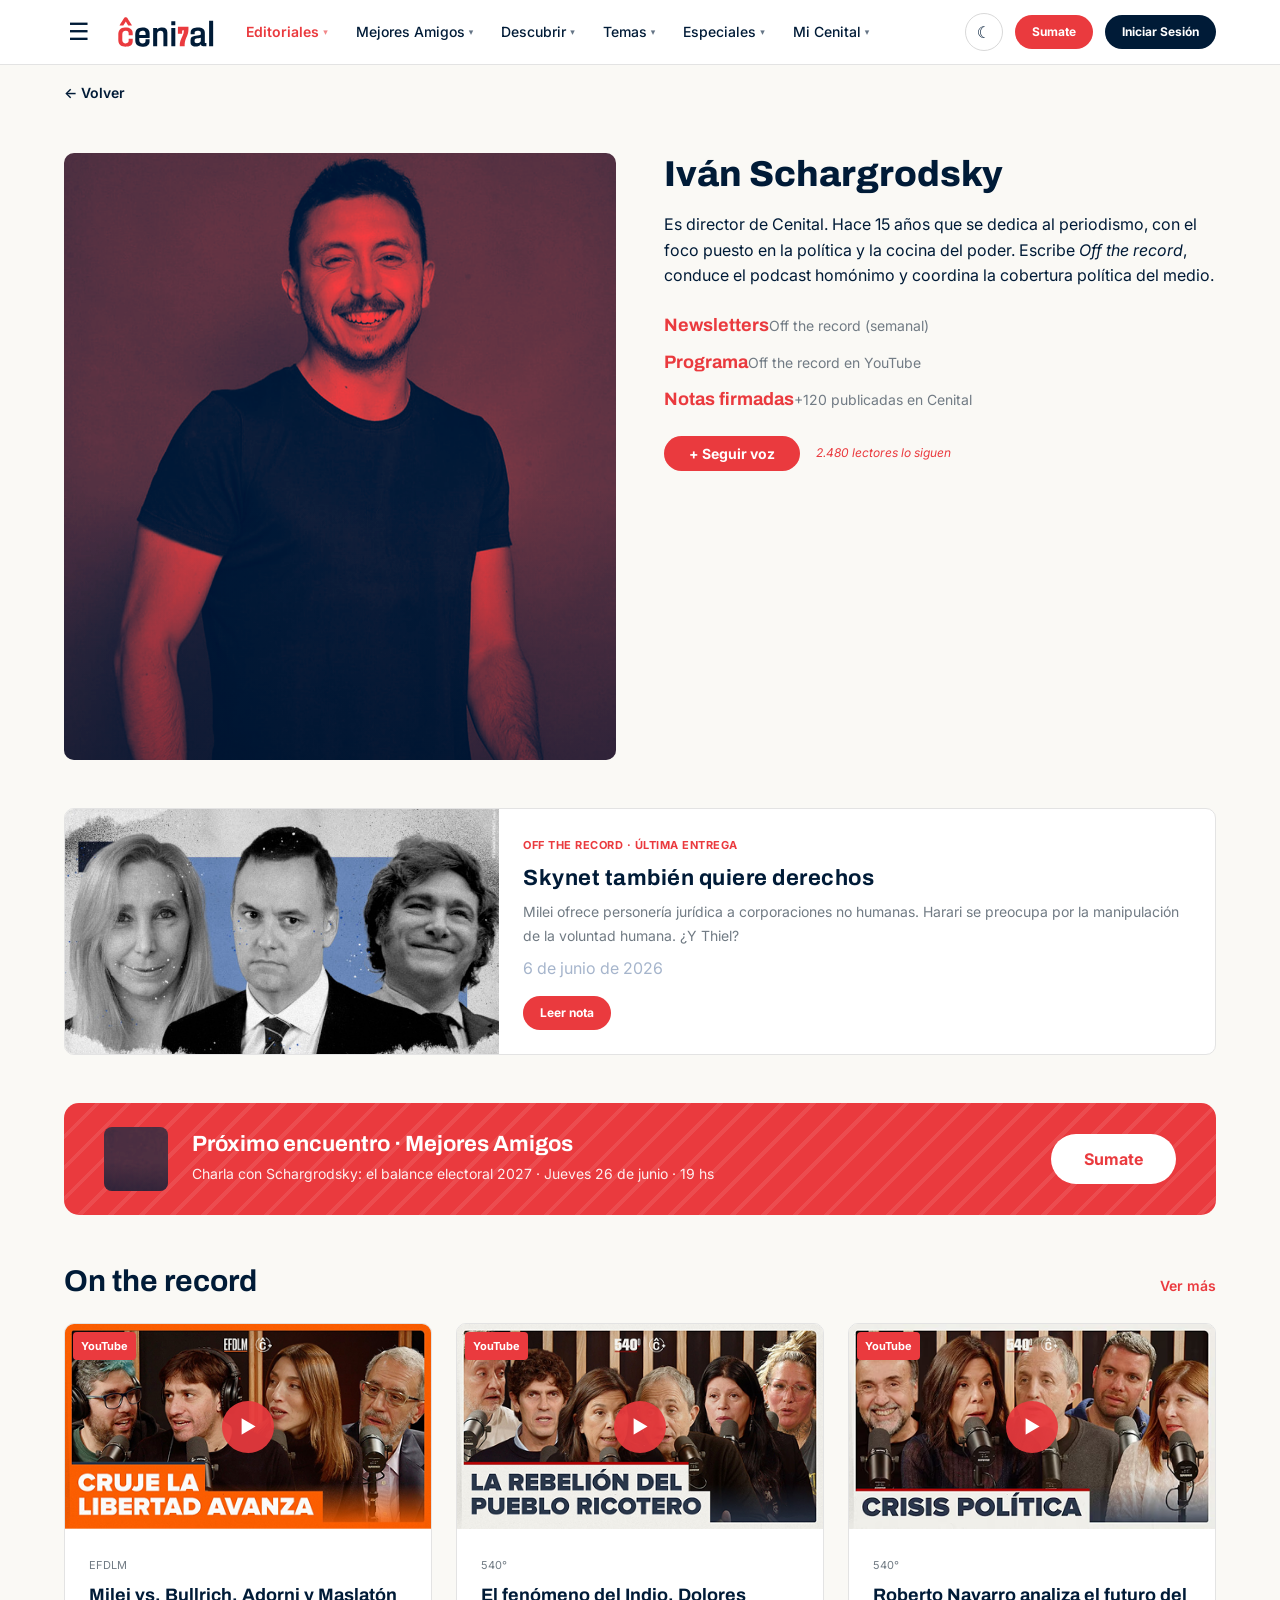
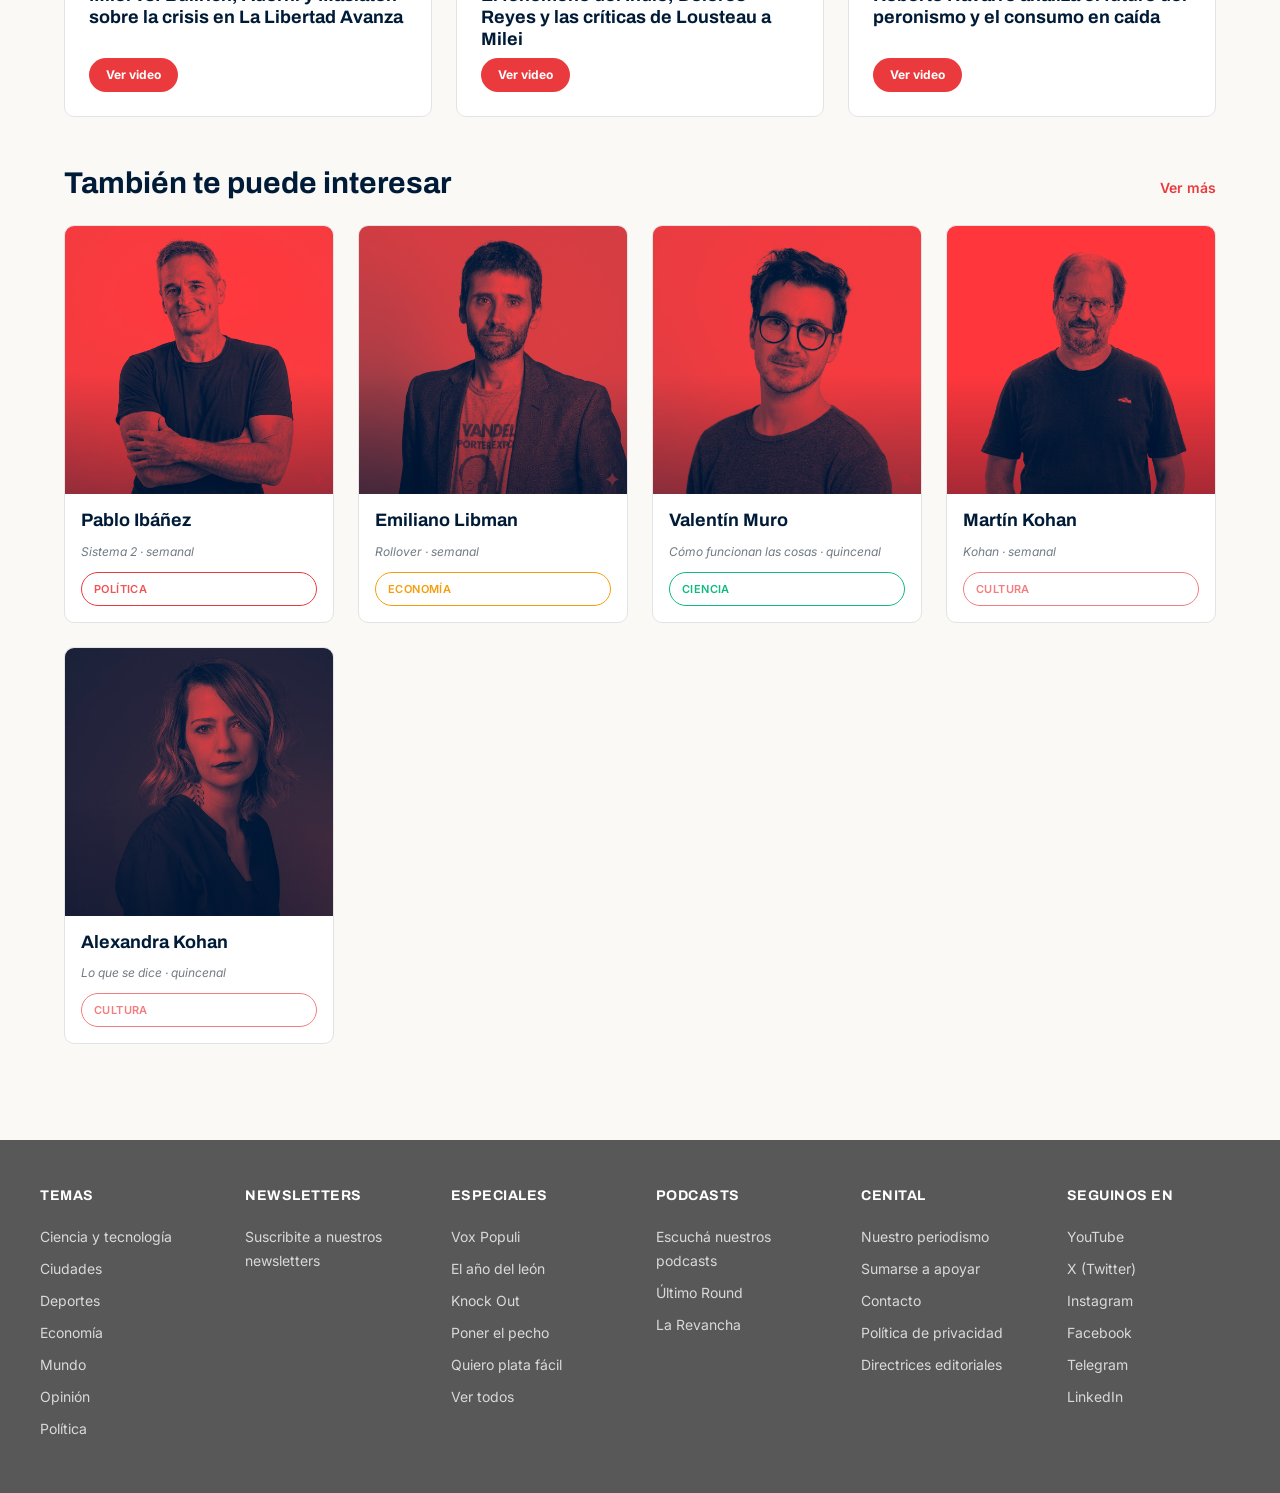
<file: editoriales.html>
<!DOCTYPE html>
<html lang="es">
<head>
    <meta charset="UTF-8">
    <meta name="viewport" content="width=device-width, initial-scale=1.0">
    <title>Iván Schargrodsky — Cenital</title>
    <script>(function(){try{var t=localStorage.getItem('cenital.theme');if(t!=='light'&&t!=='dark'){t=(window.matchMedia&&matchMedia('(prefers-color-scheme: dark)').matches)?'dark':'light';}document.documentElement.setAttribute('data-theme',t);}catch(e){}})();</script>
    <link rel="stylesheet" href="styles.css">
</head>
<body class="theme-light" data-page="editoriales">

    <div id="site-header"></div>

    <main class="container">

        <a href="index.html" class="back-link">&larr; Volver</a>

        <!-- Perfil del autor (se rellena desde AUTHOR_PROFILES según ?id) -->
        <section class="author-hero">
            <div class="author-photo portrait photo" id="author-photo" role="img"></div>
            <div>
                <h1 class="author-name" id="author-name"></h1>
                <p class="author-bio" id="author-bio"></p>
                <div class="author-meta" id="author-meta"></div>
                <div class="author-actions">
                    <button class="btn btn-primary" id="follow-btn" data-following="false">+ Seguir voz</button>
                    <span class="followers" id="follow-count"></span>
                </div>
            </div>
        </section>

        <!-- Última entrega -->
        <section class="section">
            <article class="card-dark card-split">
                <div class="card-img bg-cover cs-img" id="le-img"></div>
                <div class="card-body">
                    <span class="eyebrow" id="le-eyebrow"></span>
                    <h3 style="text-transform:none" id="le-title"></h3>
                    <p id="le-text"></p>
                    <span class="date" style="color:var(--navy-200)" id="le-date"></span>
                    <a id="le-link" class="btn btn-primary btn-sm">Leer nota</a>
                </div>
            </article>
        </section>

        <!-- Banner Mejores Amigos (solo si el autor tiene un evento) -->
        <section class="section" id="event-section" style="padding-top:0">
            <div class="event-banner">
                <div class="chevrons"></div>
                <div class="event-avatar portrait photo" id="ev-avatar" role="img"></div>
                <div class="event-text">
                    <h3 id="ev-title"></h3>
                    <p id="ev-text"></p>
                </div>
                <a href="amigos.html" class="btn btn-primary btn-lg">Sumate</a>
            </div>
        </section>

        <!-- Programa de streaming (solo si el autor tiene uno) -->
        <section class="section" id="videos-section" aria-labelledby="otr-title">
            <div class="section-head">
                <h2 class="section-title" id="otr-title">On the record</h2>
                <a class="link-more" href="#">Ver más</a>
            </div>
            <div class="grid grid-3" id="otr-grid"></div>
        </section>

        <!-- También te puede interesar -->
        <section class="section" aria-labelledby="rec-title">
            <div class="section-head">
                <h2 class="section-title" id="rec-title">También te puede interesar</h2>
                <a class="link-more" href="descubrir.html">Ver más</a>
            </div>
            <div class="grid grid-4" id="rec-grid"></div>
        </section>

    </main>

    <div id="site-footer"></div>

    <script src="data.js"></script>
    <script src="app.js"></script>
    <script>
        document.addEventListener("DOMContentLoaded", function () {
            var D = window.CENITAL_DATA;

            // Autor según ?id; las voces sin perfil caen al de schargrodsky.
            var params = new URLSearchParams(window.location.search);
            var id = params.get("id") || "schargrodsky";
            var P = D.AUTHOR_PROFILES[id] || D.AUTHOR_PROFILES.schargrodsky;
            id = P.id;

            document.title = P.name + " — Cenital";

            // --- Perfil ---
            var photo = document.getElementById("author-photo");
            photo.style.backgroundImage = "url('" + P.image + "')";
            photo.setAttribute("aria-label", P.name);
            document.getElementById("author-name").textContent = P.name;
            document.getElementById("author-bio").innerHTML = P.bio;

            var meta = ['<div><span class="m-title">Newsletters</span><span class="m-value">' + P.newsletters + '</span></div>'];
            if (P.programa) meta.push('<div><span class="m-title">Programa</span><span class="m-value">' + P.programa + '</span></div>');
            meta.push('<div><span class="m-title">Notas firmadas</span><span class="m-value">' + P.notas + '</span></div>');
            document.getElementById("author-meta").innerHTML = meta.join("");

            // --- Última entrega ---
            var le = P.lastEntry;
            document.getElementById("le-img").style.backgroundImage = "url('" + le.image + "')";
            document.getElementById("le-eyebrow").textContent = le.eyebrow;
            document.getElementById("le-title").textContent = le.title;
            document.getElementById("le-text").textContent = le.text;
            document.getElementById("le-date").textContent = le.date;
            document.getElementById("le-link").href = le.href;

            // --- Evento de Mejores Amigos (opcional) ---
            if (P.event) {
                var eva = document.getElementById("ev-avatar");
                eva.style.backgroundImage = "url('" + P.image + "')";
                eva.setAttribute("aria-label", P.name);
                document.getElementById("ev-title").textContent = P.event.title;
                document.getElementById("ev-text").textContent = P.event.text;
            } else {
                document.getElementById("event-section").remove();
            }

            // --- Programa de streaming / videos (opcional) ---
            if (P.showVideos) {
                document.getElementById("otr-grid").innerHTML = D.VIDEOS.map(function (v) {
                    var thumb = v.image
                        ? 'class="thumb bg-cover" style="background-image:url(\'' + v.image + '\')"'
                        : 'class="thumb img-mono"';
                    return '<article class="video-card">' +
                        '<div ' + thumb + '><span class="badge">YouTube</span><span class="play">&#9654;</span></div>' +
                        '<div class="card-body"><span class="date">' + v.show + '</span>' +
                        '<h4>' + v.title + '</h4>' +
                        '<a href="' + v.url + '" target="_blank" rel="noopener noreferrer" class="btn btn-primary btn-sm">Ver video</a></div></article>';
                }).join("");
            } else {
                document.getElementById("videos-section").remove();
            }

            // --- Recomendados (carrusel de las demás voces) ---
            document.getElementById("rec-grid").innerHTML = D.VOICES.filter(function (v) {
                return v.id !== id;
            }).map(function (v) {
                return '<a class="voice-result" href="editoriales.html?id=' + v.id + '">' +
                    window.Cenital.portrait("vr-img", v) +
                    '<div class="vr-body"><h3>' + v.name + '</h3><p class="vr-role">' + v.role + '</p>' +
                    '<span class="tag tag-cat-' + v.category + '">' + D.categoryLabel(v.category) + '</span></div></a>';
            }).join("");

            // --- Seguir / dejar de seguir (persistido en preferencias) ---
            var btn = document.getElementById("follow-btn");
            var countEl = document.getElementById("follow-count");
            var base = P.followers;
            function sync() {
                var prefs = window.Cenital.Prefs.get();
                var following = prefs.followedAuthors.indexOf(id) !== -1;
                btn.dataset.following = following;
                btn.textContent = following ? "✓ Siguiendo" : "+ Seguir voz";
                btn.classList.toggle("btn-primary", !following);
                btn.classList.toggle("btn-secondary", following);
                countEl.textContent = (base + (following ? 1 : 0)).toLocaleString("es-AR") + " lectores lo siguen";
            }
            btn.addEventListener("click", function () {
                var prefs = window.Cenital.Prefs.get();
                var set = prefs.followedAuthors;
                var i = set.indexOf(id);
                if (i === -1) set.push(id); else set.splice(i, 1);
                window.Cenital.Prefs.set({ followedAuthors: set });
                sync();
            });
            sync();
        });
    </script>
</body>
</html>
</file>
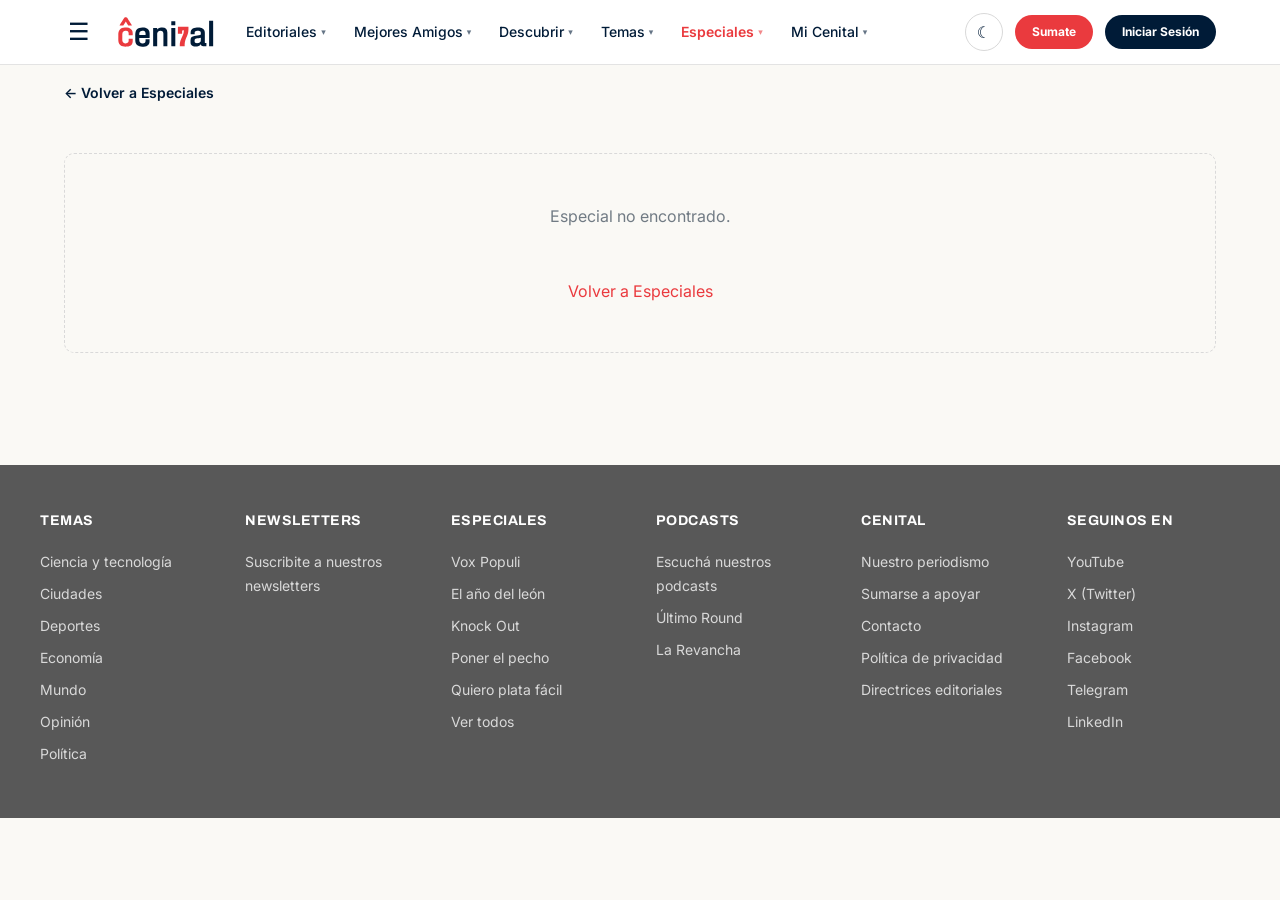
<file: especial.html>
<!DOCTYPE html>
<html lang="es">
<head>
    <meta charset="UTF-8">
    <meta name="viewport" content="width=device-width, initial-scale=1.0">
    <title>Especial — Cenital</title>
    <script>(function(){try{var t=localStorage.getItem('cenital.theme');if(t!=='light'&&t!=='dark'){t=(window.matchMedia&&matchMedia('(prefers-color-scheme: dark)').matches)?'dark':'light';}document.documentElement.setAttribute('data-theme',t);}catch(e){}})();</script>
    <link rel="stylesheet" href="styles.css">
    <style>
        /* ── Banner del especial ── */
        .esp-banner {
            position: relative;
            min-height: 260px;
            display: flex;
            align-items: flex-end;
            overflow: hidden;
            border-radius: var(--radius-lg, 12px);
            margin-bottom: var(--space-40, 2.5rem);
        }
        .esp-banner-bg {
            position: absolute;
            inset: 0;
            background-size: cover;
            background-position: center;
            filter: brightness(0.35);
        }
        .esp-banner-body {
            position: relative;
            z-index: 1;
            padding: var(--space-32, 2rem) var(--space-40, 2.5rem);
            color: #fff;
            width: 100%;
        }
        .esp-banner-eyebrow {
            font-size: var(--fs-caption, .75rem);
            letter-spacing: .08em;
            text-transform: uppercase;
            color: rgba(255,255,255,.7);
            margin-bottom: .5rem;
            display: block;
        }
        .esp-banner-title {
            font-family: var(--font-display, serif);
            font-size: clamp(1.6rem, 4vw, 2.4rem);
            font-weight: 700;
            margin: 0 0 .5rem;
            line-height: 1.15;
        }
        .esp-banner-desc {
            font-size: var(--fs-body, 1rem);
            color: rgba(255,255,255,.8);
            margin: 0;
            max-width: 54ch;
        }

        /* ── Nota destacada ── */
        .esp-featured {
            display: grid;
            grid-template-columns: 1fr 1.8fr;
            gap: var(--space-24, 1.5rem);
            align-items: start;
            margin-bottom: var(--space-40, 2.5rem);
            text-decoration: none;
            color: inherit;
        }
        @media (max-width: 640px) {
            .esp-featured { grid-template-columns: 1fr; }
        }
        .esp-featured-img {
            aspect-ratio: 4/3;
            border-radius: var(--radius-md, 8px);
            background-size: cover;
            background-position: center;
            background-color: var(--surface-2, #eee);
        }
        .esp-featured-body { display: flex; flex-direction: column; gap: .5rem; }
        .esp-featured-title {
            font-family: var(--font-display, serif);
            font-size: clamp(1.1rem, 2.5vw, 1.5rem);
            font-weight: 700;
            line-height: 1.25;
            margin: 0;
            color: var(--text-primary);
        }
        .esp-featured-excerpt {
            font-size: var(--fs-body, 1rem);
            color: var(--text-secondary);
            margin: 0;
            line-height: 1.55;
        }
        .esp-featured-meta {
            font-size: var(--fs-caption, .75rem);
            color: var(--text-tertiary);
            display: flex;
            gap: .5rem;
            align-items: center;
            flex-wrap: wrap;
        }
        .esp-featured-meta .author-mini-photo {
            width: 28px; height: 28px;
            border-radius: 50%;
            background: var(--surface-3, #ccc);
            background-size: cover;
            background-position: center;
            flex-shrink: 0;
        }

        /* ── Sección "Más de…" ── */
        .esp-more-title {
            font-size: var(--fs-label, .85rem);
            font-weight: 700;
            letter-spacing: .04em;
            text-transform: uppercase;
            color: var(--text-tertiary);
            margin: 0 0 var(--space-20, 1.25rem);
            padding-bottom: .5rem;
            border-bottom: 1px solid var(--border-subtle, rgba(0,0,0,.1));
        }
        .esp-article-list { display: flex; flex-direction: column; gap: 0; }

        /* ── Fila de artículo ── */
        .esp-article-row {
            display: grid;
            grid-template-columns: 120px 1fr;
            gap: var(--space-16, 1rem);
            align-items: start;
            padding: var(--space-20, 1.25rem) 0;
            border-bottom: 1px solid var(--border-subtle, rgba(0,0,0,.08));
            text-decoration: none;
            color: inherit;
            transition: opacity .15s;
        }
        .esp-article-row:last-child { border-bottom: none; }
        .esp-article-row:hover { opacity: .78; }
        @media (max-width: 480px) {
            .esp-article-row { grid-template-columns: 88px 1fr; }
        }
        .esp-row-img {
            aspect-ratio: 4/3;
            border-radius: var(--radius-sm, 6px);
            background-size: cover;
            background-position: center;
            background-color: var(--surface-2, #eee);
        }
        .esp-row-body { display: flex; flex-direction: column; gap: .3rem; }
        .esp-row-title {
            font-family: var(--font-display, serif);
            font-size: var(--fs-body, 1rem);
            font-weight: 700;
            line-height: 1.3;
            margin: 0;
            color: var(--text-primary);
        }
        .esp-row-excerpt {
            font-size: var(--fs-small, .875rem);
            color: var(--text-secondary);
            margin: 0;
            line-height: 1.55;
        }
        .esp-row-meta {
            font-size: var(--fs-caption, .75rem);
            color: var(--text-tertiary);
        }

        /* ── Modal de nota ── */
        .note-modal-overlay {
            display: none;
            position: fixed;
            inset: 0;
            background: rgba(0,0,0,.55);
            z-index: 900;
            overflow-y: auto;
            padding: var(--space-32, 2rem) var(--space-16, 1rem);
        }
        .note-modal-overlay.open { display: flex; align-items: flex-start; justify-content: center; }
        .note-modal {
            background: var(--surface-1, #fff);
            color: var(--text-primary);
            border-radius: var(--radius-lg, 12px);
            max-width: 680px;
            width: 100%;
            padding: var(--space-32, 2rem);
            position: relative;
        }
        .note-modal-close {
            position: absolute;
            top: 1rem; right: 1rem;
            background: none; border: none;
            font-size: 1.5rem;
            cursor: pointer;
            color: var(--text-tertiary);
            line-height: 1;
        }
        .note-modal-img {
            width: 100%;
            aspect-ratio: 16/7;
            border-radius: var(--radius-md, 8px);
            background-size: cover;
            background-position: center;
            background-color: var(--surface-2);
            margin-bottom: var(--space-16, 1rem);
        }
        .note-modal-title {
            font-family: var(--font-display, serif);
            font-size: clamp(1.2rem, 3vw, 1.7rem);
            font-weight: 700;
            margin: 0 0 .35rem;
            line-height: 1.2;
        }
        .note-modal-meta {
            font-size: var(--fs-caption, .75rem);
            color: var(--text-tertiary);
            margin-bottom: var(--space-16, 1rem);
        }
        .note-modal-body p {
            font-size: var(--fs-body, 1rem);
            line-height: 1.7;
            color: var(--navy-600, #001b37);
            margin: 0 0 1em;
        }
        .note-modal-body p:last-child { margin-bottom: 0; }
        .note-modal-body p.nm-excerpt {
            font-size: 1.05rem;
            line-height: 1.75;
            color: var(--navy-600, #001b37);
        }
    </style>
</head>
<body data-page="especiales">

    <div id="site-header"></div>

    <main class="container" id="especial-root" style="padding-bottom: var(--space-64, 4rem)">
        <a href="especiales.html" class="back-link">&larr; Volver a Especiales</a>
        <div id="especial-content"></div>
    </main>

    <!-- Modal de nota individual -->
    <div class="note-modal-overlay" id="note-modal" role="dialog" aria-modal="true">
        <div class="note-modal">
            <button class="note-modal-close" id="note-modal-close" aria-label="Cerrar">&times;</button>
            <div class="note-modal-img" id="nm-img"></div>
            <h2 class="note-modal-title" id="nm-title"></h2>
            <div class="note-modal-meta" id="nm-meta"></div>
            <div class="note-modal-body" id="nm-body"></div>
        </div>
    </div>

    <div id="site-footer"></div>

    <script src="data.js"></script>
    <script src="app.js"></script>
    <script>
    document.addEventListener("DOMContentLoaded", function () {
        try {
            var D = window.CENITAL_DATA;
            if (!D) { document.getElementById("especial-content").innerHTML = '<p>Error: no se cargó data.js</p>'; return; }

            var params = new URLSearchParams(window.location.search);
            var id = params.get("id");
            var special = null;
            for (var i = 0; i < D.SPECIALS.length; i++) {
                if (D.SPECIALS[i].id === id) { special = D.SPECIALS[i]; break; }
            }

            var root = document.getElementById("especial-content");

            if (!special) {
                root.innerHTML = '<div class="placeholder-panel" style="margin-top:2rem">Especial no encontrado. <a href="especiales.html" style="color:var(--text-link)">Volver a Especiales</a></div>';
                return;
            }

            document.title = special.title + " — Especial — Cenital";

            var fa = special.featuredArticle || {};
            var articles = special.articles || [];

            // Banner
            var bannerBg = special.image ? 'style="background-image:url(\'' + special.image + '\')"' : '';
            var statusClass = special.status === "En curso" ? "tag-outline-green" : (special.status === "Archivo" ? "tag-outline-gray" : "tag-outline-red");

            // Nota destacada
            var featImgStyle = fa.image ? 'background-image:url(\'' + fa.image + '\')' : '';
            var featuredHtml = fa.title ? (
                '<div class="esp-featured" id="esp-featured-link" style="cursor:pointer">' +
                    '<div class="esp-featured-img" style="' + featImgStyle + '"></div>' +
                    '<div class="esp-featured-body">' +
                        '<h2 class="esp-featured-title">' + fa.title + '</h2>' +
                        '<p class="esp-featured-excerpt">' + fa.excerpt + '</p>' +
                        '<div class="esp-featured-meta">' +
                            '<span>Por ' + fa.author + '</span>' +
                            '<span>·</span>' +
                            '<span>' + fa.date + '</span>' +
                        '</div>' +
                    '</div>' +
                '</div>'
            ) : '';

            // Lista de notas
            var articlesHtml = articles.map(function(a, idx) {
                var imgStyle = a.image ? 'background-image:url(\'' + a.image + '\')' : '';
                return '<div class="esp-article-row" data-article-idx="' + idx + '" style="cursor:pointer">' +
                    '<div class="esp-row-img" style="' + imgStyle + '"></div>' +
                    '<div class="esp-row-body">' +
                        '<h3 class="esp-row-title">' + a.title + '</h3>' +
                        '<p class="esp-row-excerpt">' + a.excerpt + '</p>' +
                        '<span class="esp-row-meta">' + a.date + ' · Por ' + a.author + '</span>' +
                    '</div>' +
                '</div>';
            }).join('');

            root.innerHTML =
                // Banner
                '<div class="esp-banner">' +
                    '<div class="esp-banner-bg" ' + bannerBg + '></div>' +
                    '<div class="esp-banner-body">' +
                        '<span class="esp-banner-eyebrow">' + special.date + '</span>' +
                        '<h1 class="esp-banner-title">' + special.title + '</h1>' +
                        '<p class="esp-banner-desc">' + special.desc + '</p>' +
                    '</div>' +
                '</div>' +
                // Nota destacada
                featuredHtml +
                // Lista
                (articles.length ? (
                    '<p class="esp-more-title">Más de ' + special.title + '</p>' +
                    '<div class="esp-article-list">' + articlesHtml + '</div>'
                ) : '');

            // Click en nota destacada → modal
            var featLink = document.getElementById("esp-featured-link");
            if (featLink && fa.content) {
                featLink.addEventListener("click", function() { openModal(fa); });
            }

            // Click en filas de artículos → modal con contenido real
            root.querySelectorAll(".esp-article-row").forEach(function(row) {
                row.addEventListener("click", function() {
                    var idx = parseInt(row.dataset.articleIdx, 10);
                    openModal(articles[idx]);
                });
            });

        } catch(e) {
            document.getElementById("especial-content").innerHTML = '<p style="color:red">Error: ' + e.message + '</p>';
        }
    });

    function escHtml(str) {
        return (str || '').replace(/"/g, '&quot;').replace(/'/g, '&#39;');
    }

    // Modal
    var modal = document.getElementById("note-modal");
    document.getElementById("note-modal-close").addEventListener("click", closeModal);
    modal.addEventListener("click", function(e) { if (e.target === modal) closeModal(); });
    document.addEventListener("keydown", function(e) { if (e.key === "Escape") closeModal(); });

    function openModal(a) {
        var imgEl = document.getElementById("nm-img");
        imgEl.style.backgroundImage = a.image ? 'url(\'' + a.image + '\')' : '';
        imgEl.style.display = a.image ? '' : 'none';

        document.getElementById("nm-title").textContent = a.title;
        document.getElementById("nm-meta").textContent = 'Por ' + a.author + ' · ' + a.date;

        var bodyEl = document.getElementById("nm-body");
        var hasContent = a.content && a.content.trim().length > 0;
        if (hasContent) {
            var paras = a.content.split(/\n[\s]*\n/);
            bodyEl.innerHTML = paras.map(function(p) {
                var t = p.trim();
                return t ? '<p>' + t + '</p>' : '';
            }).join('');
        } else {
            bodyEl.innerHTML = '<p class="nm-excerpt">' + (a.excerpt || '') + '</p>';
        }

        modal.classList.add("open");
        document.body.style.overflow = "hidden";
    }

    function closeModal() {
        modal.classList.remove("open");
        document.body.style.overflow = "";
    }
    </script>
</body>
</html>
</file>
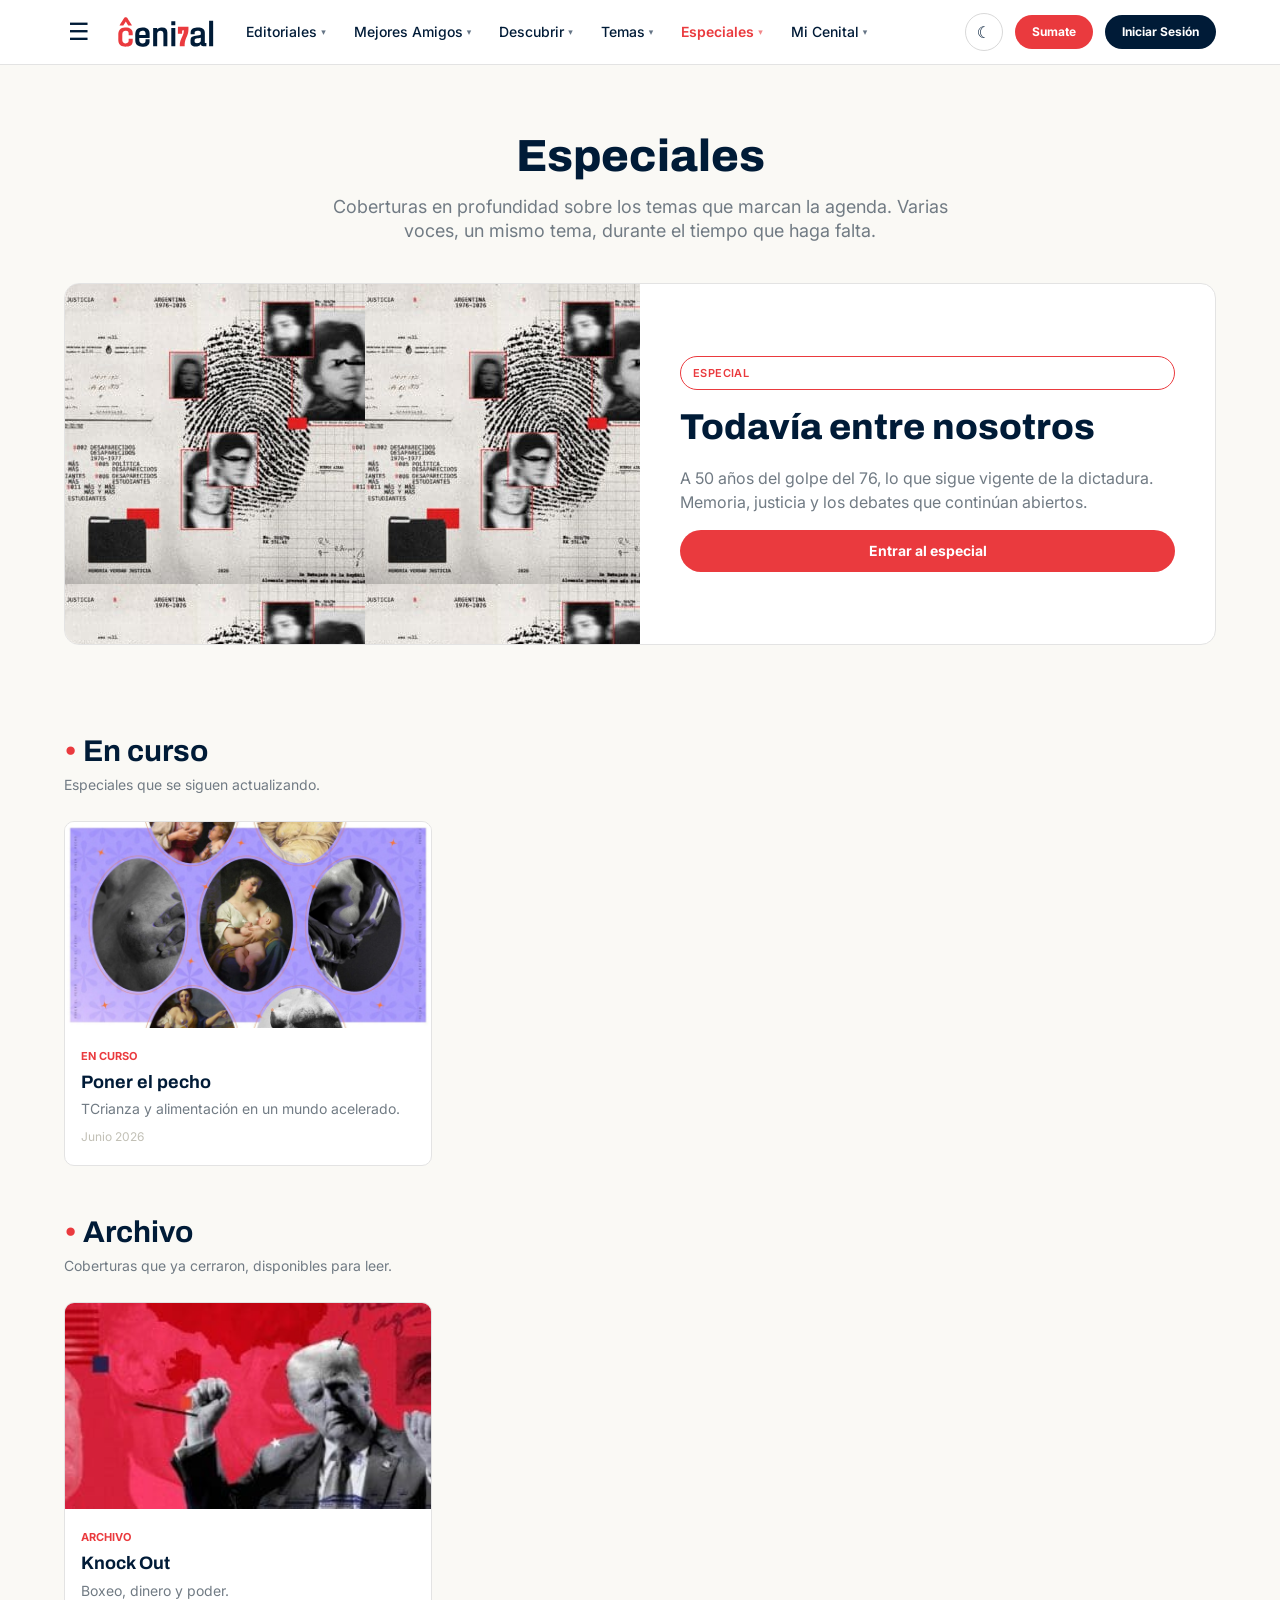
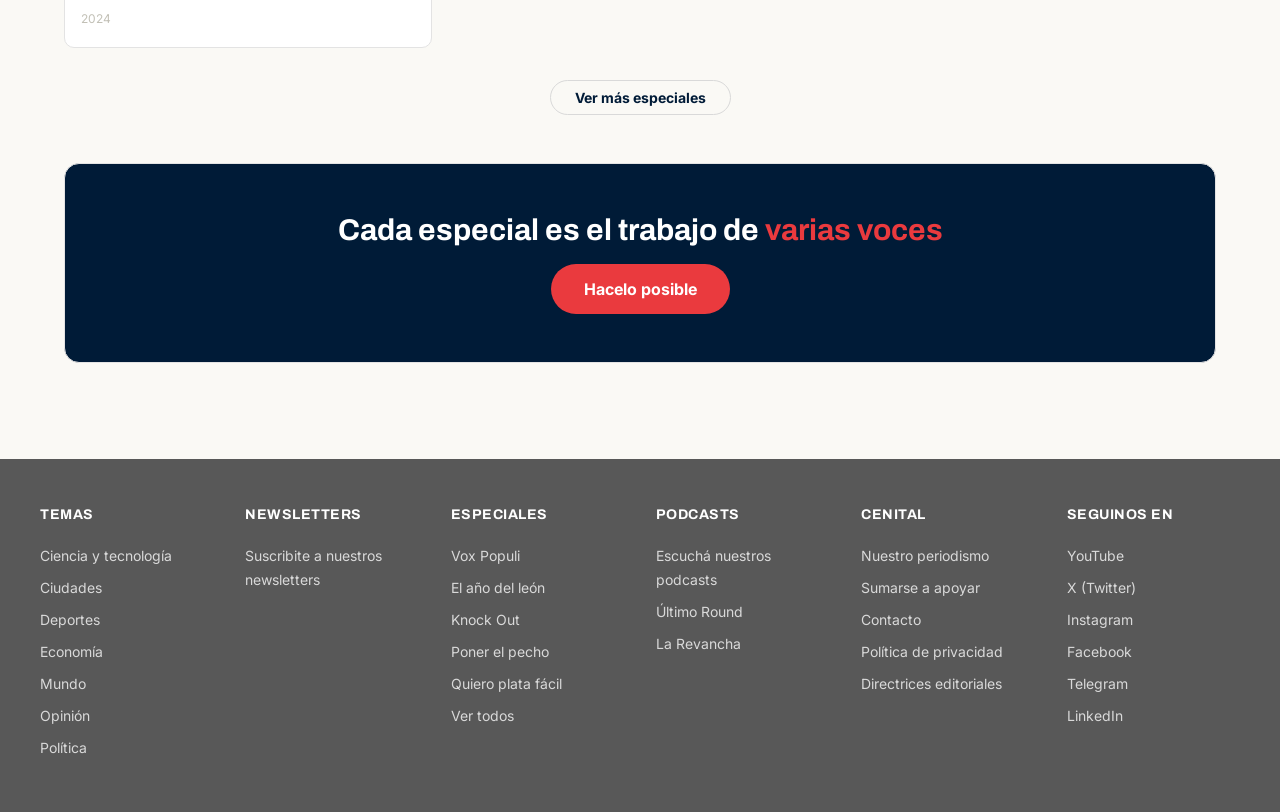
<file: especiales.html>
<!DOCTYPE html>
<html lang="es">
<head>
    <meta charset="UTF-8">
    <meta name="viewport" content="width=device-width, initial-scale=1.0">
    <title>Especiales — Cenital</title>
    <script>(function(){try{var t=localStorage.getItem('cenital.theme');if(t!=='light'&&t!=='dark'){t=(window.matchMedia&&matchMedia('(prefers-color-scheme: dark)').matches)?'dark':'light';}document.documentElement.setAttribute('data-theme',t);}catch(e){}})();</script>
    <link rel="stylesheet" href="styles.css">
</head>
<body class="theme-light" data-page="especiales">

    <div id="site-header"></div>

    <main class="container">

        <section class="hero">
            <h1>Especiales</h1>
            <p class="lead">Coberturas en profundidad sobre los temas que marcan la agenda. Varias voces, un mismo tema, durante el tiempo que haga falta.</p>
        </section>

        <!-- Destacado -->
        <section class="section" style="padding-top:0">
            <article class="especial-feature">
                <div class="ef-img bg-cover" style="background-image:url('imagenes/notas/esp-24m.jpg')"></div>
                <div class="ef-body">
                    <span class="tag tag-outline-red">Especial</span>
                    <h2>Todavía entre nosotros</h2>
                    <p>A 50 años del golpe del 76, lo que sigue vigente de la dictadura. Memoria, justicia y los debates que continúan abiertos.</p>
                    <a href="especial.html?id=todavia" class="btn btn-primary">Entrar al especial</a>
                </div>
            </article>
        </section>

        <!-- En curso -->
        <section class="section" aria-labelledby="curso-title">
            <div class="section-head" style="display:block">
                <h2 class="section-title title-dot" id="curso-title">En curso</h2>
                <p class="section-sub">Especiales que se siguen actualizando.</p>
            </div>
            <div class="grid grid-3" id="encurso-grid"></div>
        </section>

        <!-- Archivo -->
        <section class="section" aria-labelledby="archivo-title">
            <div class="section-head" style="display:block">
                <h2 class="section-title title-dot" id="archivo-title">Archivo</h2>
                <p class="section-sub">Coberturas que ya cerraron, disponibles para leer.</p>
            </div>
            <div class="grid grid-3" id="archivo-grid"></div>
            <div style="text-align:center;margin-top:var(--space-32)" id="ver-mas-wrap">
                <button class="btn btn-ghost-light" id="ver-mas-especiales">Ver más especiales</button>
            </div>
        </section>

        <!-- CTA -->
        <section class="section">
            <div class="cta-dark">
                <h2>Cada especial es el trabajo de <span class="accent2">varias voces</span></h2>
                <a href="amigos.html" class="btn btn-primary btn-lg">Hacelo posible</a>
            </div>
        </section>

    </main>

    <div id="site-footer"></div>

    <script src="data.js"></script>
    <script src="app.js"></script>
    <script>
        document.addEventListener("DOMContentLoaded", function () {
            var D = window.CENITAL_DATA;
            function card(s) {
                var img = s.image
                    ? 'class="em-img bg-cover" style="background-image:url(\'' + s.image + '\')"'
                    : 'class="em-img img-mono"';
                return '<a class="especial-mini" href="especial.html?id=' + s.id + '" style="text-decoration:none;color:inherit">' +
                    '<div ' + img + '></div>' +
                    '<div class="em-body"><span class="status">' + s.status + '</span>' +
                    '<h3>' + s.title + '</h3>' +
                    '<p class="em-desc">' + s.desc + '</p>' +
                    '<span class="meta" style="font-size:var(--fs-caption);color:var(--text-tertiary);font-family:var(--font-body)">' + s.date + '</span>' +
                    '</div></a>';
            }
            document.getElementById("encurso-grid").innerHTML =
                D.SPECIALS.filter(function (s) { return s.status === "En curso"; }).map(card).join("");
            document.getElementById("archivo-grid").innerHTML =
                D.SPECIALS.filter(function (s) { return s.status === "Archivo"; }).map(card).join("");

            // Especiales que no son ni "En curso" ni "Archivo" (p. ej. Vox Populi,
            // El año del león) y que tampoco son el destacado de arriba ("todavia").
            // Quedan ocultos hasta que el lector pide ver más.
            var verMasBtn = document.getElementById("ver-mas-especiales");
            var otros = D.SPECIALS.filter(function (s) {
                return s.status !== "En curso" && s.status !== "Archivo" && s.id !== "todavia";
            });
            if (!otros.length) {
                document.getElementById("ver-mas-wrap").remove();
            } else {
                verMasBtn.addEventListener("click", function () {
                    document.getElementById("archivo-grid").insertAdjacentHTML("beforeend", otros.map(card).join(""));
                    document.getElementById("ver-mas-wrap").remove();
                });
            }
        });
    </script>
</body>
</html>
</file>
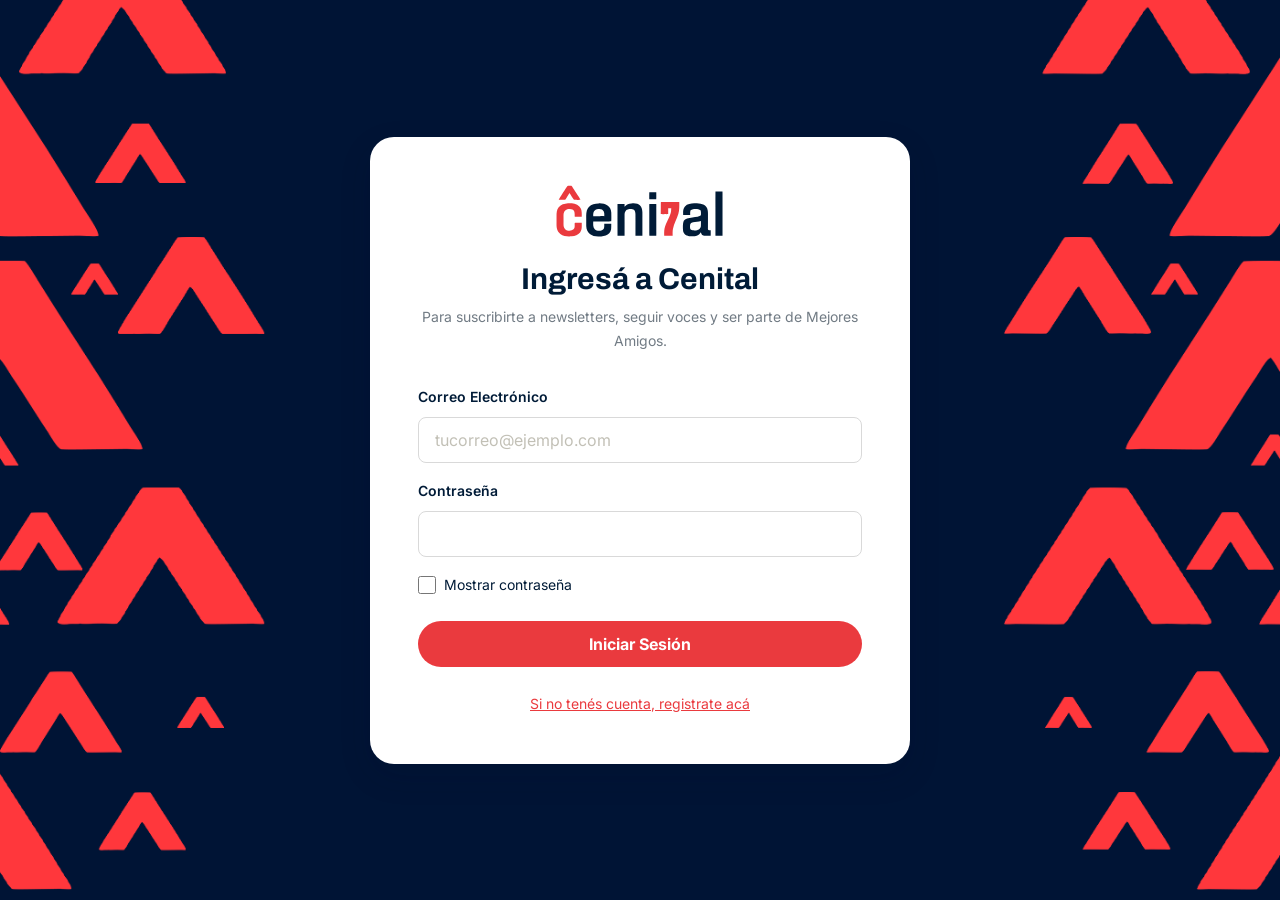
<file: login.html>
<!DOCTYPE html>
<html lang="es">
<head>
    <meta charset="UTF-8">
    <meta name="viewport" content="width=device-width, initial-scale=1.0">
    <title>Iniciar Sesión — Cenital</title>
    <script>document.documentElement.setAttribute('data-theme','light');</script>
    <link rel="stylesheet" href="styles.css">
</head>
<body class="auth-page">

    <main class="auth-card">
        <a href="index.html" class="logo auth-logo" aria-label="Cenital, inicio">
            <img src="imagenes/Cenital.svg" alt="Cenital">
        </a>
        <h1>Ingresá a Cenital</h1>
        <p class="auth-sub">Para suscribirte a newsletters, seguir voces y ser parte de Mejores Amigos.</p>

        <form id="login-form" novalidate>
            <div class="form-alert" id="form-alert" role="alert"></div>

            <div class="field" id="field-email">
                <label for="email">Correo Electrónico</label>
                <input class="input" type="email" id="email" name="email" autocomplete="email"
                       placeholder="tucorreo@ejemplo.com">
                <span class="field-error" id="err-email">Ingresá un correo electrónico válido.</span>
            </div>

            <div class="field" id="field-password">
                <label for="password">Contraseña</label>
                <input class="input" type="password" id="password" name="password" autocomplete="current-password">
                <span class="field-error" id="err-password">Ingresá tu contraseña.</span>
            </div>

            <div class="checkbox-row">
                <input type="checkbox" id="show-pass">
                <label for="show-pass">Mostrar contraseña</label>
            </div>

            <button type="submit" class="btn btn-primary btn-block btn-lg" id="submit-btn">Iniciar Sesión</button>
        </form>

        <p class="auth-alt"><a href="crear-cuenta.html">Si no tenés cuenta, registrate acá</a></p>
    </main>

    <script src="app.js"></script>
    <script>
        var form = document.getElementById("login-form");
        var emailEl = document.getElementById("email");
        var passEl = document.getElementById("password");
        var alertEl = document.getElementById("form-alert");
        var submitBtn = document.getElementById("submit-btn");

        document.getElementById("show-pass").addEventListener("change", function (e) {
            passEl.type = e.target.checked ? "text" : "password";
        });

        function setError(fieldId, on) {
            document.getElementById("field-" + fieldId).classList.toggle("has-error", on);
        }
        function validEmail(v) { return /^[^\s@]+@[^\s@]+\.[^\s@]+$/.test(v); }

        form.addEventListener("submit", function (e) {
            e.preventDefault();
            alertEl.className = "form-alert";

            var emailOk = validEmail(emailEl.value.trim());
            var passOk = passEl.value.trim().length > 0;
            setError("email", !emailOk);
            setError("password", !passOk);
            if (!emailOk || !passOk) return;

            // Estado loading simulado
            submitBtn.classList.add("is-loading");
            setTimeout(function () {
                // Sesión simulada: recuperamos nombre si la cuenta fue creada en este dispositivo.
                var saved = null;
                try { saved = JSON.parse(localStorage.getItem("cenital.account")); } catch (e) {}
                var firstName = (saved && saved.email === emailEl.value.trim()) ? saved.firstName : emailEl.value.split("@")[0];
                var lastName = (saved && saved.email === emailEl.value.trim()) ? saved.lastName : "";
                window.Cenital.Auth.login({ firstName: firstName, lastName: lastName, email: emailEl.value.trim() });
                window.location.href = "index.html";
            }, 700);
        });

        // Si ya hay sesión activa, no tiene sentido quedarse en el login.
        if (window.Cenital.Auth.isLoggedIn()) window.location.href = "index.html";
    </script>
</body>
</html>
</file>
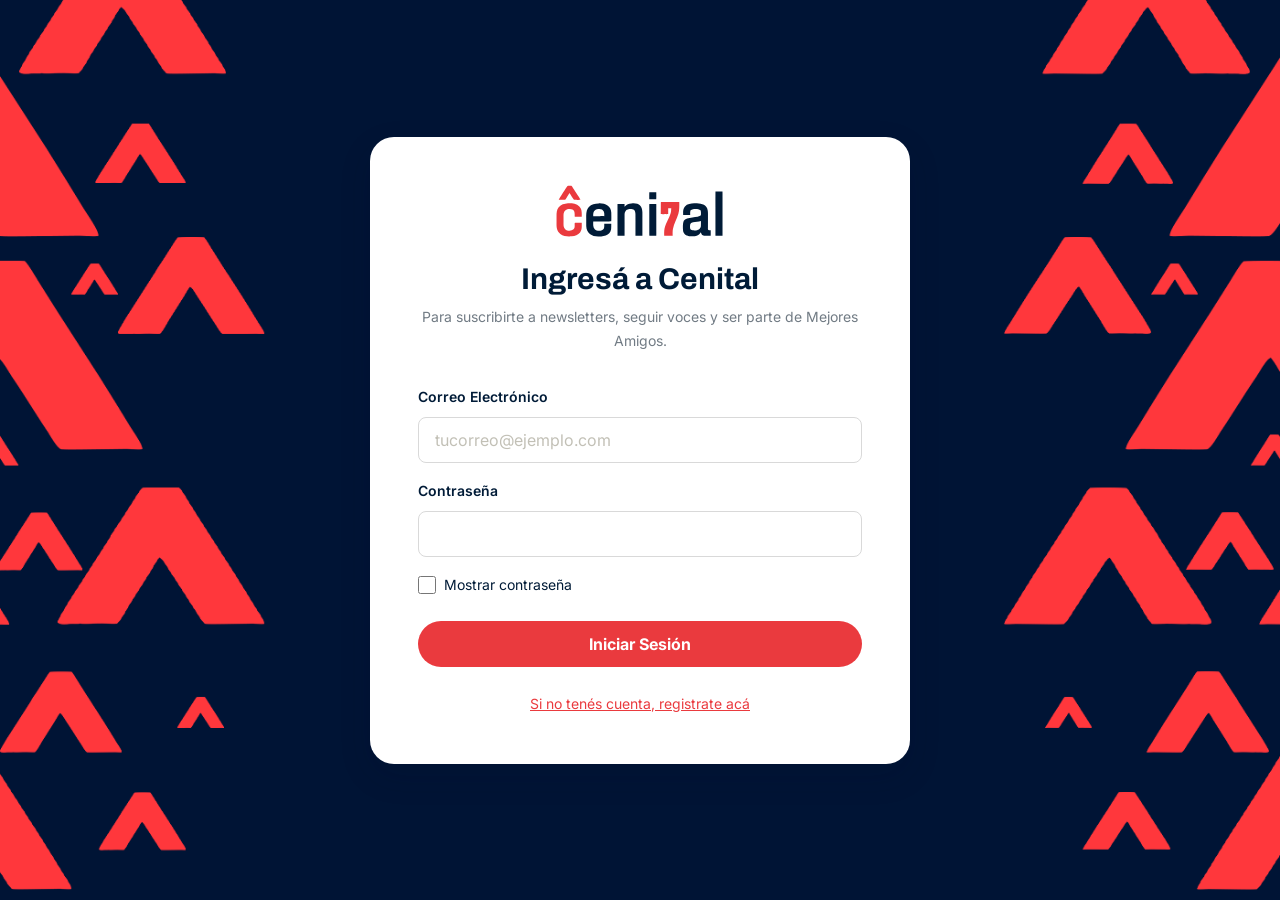
<file: perfil.html>
<!DOCTYPE html>
<html lang="es">
<head>
    <meta charset="UTF-8">
    <meta name="viewport" content="width=device-width, initial-scale=1.0">
    <title>Mi Cenital — Perfil</title>
    <script>(function(){try{var t=localStorage.getItem('cenital.theme');if(t!=='light'&&t!=='dark'){t=(window.matchMedia&&matchMedia('(prefers-color-scheme: dark)').matches)?'dark':'light';}document.documentElement.setAttribute('data-theme',t);}catch(e){}})();</script>
    <link rel="stylesheet" href="styles.css">
</head>
<body class="theme-light" data-page="micenital">

    <div id="site-header"></div>

    <div class="cenital-layout">

        <!-- Sidebar -->
        <aside class="cenital-aside">
            <div class="aside-user">
                <span class="avatar" id="aside-avatar">A</span>
                <div>
                    <div class="hi">Hola,</div>
                    <div class="name" id="aside-name">Lector</div>
                </div>
            </div>
            <nav class="aside-nav" aria-label="Secciones de Mi Cenital">
                <button class="aside-item active" data-panel="perfil">Perfil</button>
                <button class="aside-item" data-panel="newsletters">Mis newsletters <span class="count" id="newsletters-count">5</span></button>
                <button class="aside-item" data-panel="voces">Mis voces <span class="count" id="voces-count">0</span></button>
                <button class="aside-item" data-panel="amigos">Mejores Amigos <span class="dot"></span></button>
                <button class="aside-item" data-panel="notificaciones">Notificaciones <span class="count count-alert" id="notif-count" hidden>0</span></button>
            </nav>
            <div class="aside-logout">
                <button data-logout>Cerrar sesión</button>
            </div>
        </aside>

        <!-- Contenido -->
        <main class="cenital-main">

            <!-- Panel: Perfil -->
            <section data-panel-content="perfil">
                <p class="breadcrumb">Mi Cenital &rsaquo; <b>Perfil</b></p>
                <h1 class="panel-title">Perfil</h1>

                <div class="profile-id">
                    <span class="avatar" id="profile-avatar">A</span>
                    <div>
                        <div class="name" id="profile-name">Lector</div>
                        <div class="since" id="profile-since">Lector desde junio 2026</div>
                    </div>
                </div>

                <form id="profile-form">
                    <h2 class="form-group-title">Información personal</h2>
                    <div class="form-row">
                        <div class="field">
                            <label for="p-first">Nombre</label>
                            <input class="input" type="text" id="p-first">
                        </div>
                        <div class="field">
                            <label for="p-last">Apellido</label>
                            <input class="input" type="text" id="p-last">
                        </div>
                    </div>

                    <hr class="divider">

                    <h2 class="form-group-title">Cuenta</h2>
                    <div class="field">
                        <label for="p-email">Email</label>
                        <input class="input" type="email" id="p-email">
                    </div>

                    <hr class="divider">

                    <!-- Preferencias que personalizan el Home -->
                    <h2 class="form-group-title">Personalizá tu experiencia</h2>
                    <p class="form-hint">Estas preferencias adaptan tu Home: priorizamos tus temas, tus voces y la
                        cantidad de lectura según tu ritmo.</p>

                    <div class="pref-block">
                        <label>Temas de interés</label>
                        <div class="chip-group" id="pref-interests"></div>
                    </div>

                    <div class="pref-block">
                        <label>¿Con qué frecuencia leés?</label>
                        <div class="chip-group" id="pref-frequency"></div>
                    </div>

                    <div class="pref-block">
                        <label>Voces que seguís</label>
                        <div class="chip-group" id="pref-authors"></div>
                    </div>

                    <div class="panel-actions">
                        <button type="submit" class="btn btn-primary">Guardar cambios</button>
                    </div>
                </form>
            </section>

            <!-- Panel: Mis newsletters -->
            <section data-panel-content="newsletters" hidden>
                <p class="breadcrumb">Mi Cenital &rsaquo; <b>Mis newsletters</b></p>
                <h1 class="panel-title">Mis newsletters</h1>
                <p class="form-hint">Administrá a qué newsletters estás suscripto. Las que seguís llegan a tu correo
                    y se priorizan en tu Home.</p>
                <div id="newsletters-panel"></div>
            </section>

            <!-- Paneles "próximamente" -->

            <section data-panel-content="voces" hidden>
                <h1 class="panel-title">Mis voces</h1>
                <div id="voces-panel"></div>
            </section>
            <!-- Panel: Mejores Amigos -->
            <section data-panel-content="amigos" hidden>
                <p class="breadcrumb">Mi Cenital &rsaquo; <b>Mejores Amigos</b></p>
                <h1 class="panel-title">Mejores Amigos</h1>
                <div id="amigos-panel"></div>
            </section>
            <!-- Panel: Notificaciones -->
            <section data-panel-content="notificaciones" hidden>
                <p class="breadcrumb">Mi Cenital &rsaquo; <b>Notificaciones</b></p>
                <h1 class="panel-title">Notificaciones</h1>
                <div id="notif-panel"></div>
            </section>
        </main>
    </div>

    <div id="site-footer"></div>
    <div class="toast" id="toast">Cambios guardados ✓</div>

    <script src="data.js"></script>
    <script src="app.js"></script>
    <script>
        // Requiere sesión
        if (!window.Cenital.Auth.isLoggedIn()) {
            window.location.href = "login.html";
        }

        document.addEventListener("DOMContentLoaded", function () {
            var D = window.CENITAL_DATA;
            var session = window.Cenital.Auth.get() || { firstName: "Lector", lastName: "", email: "" };
            var prefs = window.Cenital.Prefs.get();
            var ini = window.Cenital.initials;

            // Cabecera del usuario
            var fullInitials = ini(session.firstName + " " + (session.lastName || ""));
            document.getElementById("aside-avatar").textContent = ini(session.firstName);
            document.getElementById("profile-avatar").textContent = fullInitials;
            document.getElementById("aside-name").textContent = session.firstName;
            document.getElementById("profile-name").textContent = (session.firstName + " " + (session.lastName || "")).trim();
            document.getElementById("p-first").value = session.firstName || "";
            document.getElementById("p-last").value = session.lastName || "";
            document.getElementById("p-email").value = session.email || "";

            /* ---- Pastillas de preferencias ---- */
            function buildChips(containerId, items, selected, getKey, getLabel, single) {
                var c = document.getElementById(containerId);
                c.innerHTML = items.map(function (it) {
                    var key = getKey(it);
                    var on = single ? selected === key : selected.indexOf(key) !== -1;
                    return '<button type="button" class="chip" data-key="' + key +
                        '" aria-pressed="' + on + '">' + getLabel(it) + '</button>';
                }).join("");
                c.querySelectorAll(".chip").forEach(function (chip) {
                    chip.addEventListener("click", function () {
                        var pressed = chip.getAttribute("aria-pressed") === "true";
                        if (single) {
                            c.querySelectorAll(".chip").forEach(function (x) { x.setAttribute("aria-pressed", "false"); });
                            chip.setAttribute("aria-pressed", pressed ? "false" : "true");
                        } else {
                            chip.setAttribute("aria-pressed", pressed ? "false" : "true");
                        }
                    });
                });
            }

            buildChips("pref-interests", D.CATEGORIES, prefs.interests,
                function (c) { return c.key; }, function (c) { return c.label; }, false);
            buildChips("pref-frequency", D.FREQUENCIES, prefs.readingFrequency,
                function (c) { return c.key; }, function (c) { return c.label; }, true);
            buildChips("pref-authors", D.VOICES, prefs.followedAuthors,
                function (v) { return v.id; }, function (v) { return v.name; }, false);

            function collect(containerId) {
                return Array.prototype.slice.call(
                    document.getElementById(containerId).querySelectorAll('.chip[aria-pressed="true"]')
                ).map(function (c) { return c.dataset.key; });
            }

            // Contador de voces seguidas
            function updateVocesCount() {
                document.getElementById("voces-count").textContent = collect("pref-authors").length;
            }
            updateVocesCount();
            document.getElementById("pref-authors").addEventListener("click", updateVocesCount);

            /* ---- Toast reutilizable ---- */
            var toast = document.getElementById("toast");
            function showToast(msg) {
                toast.textContent = msg;
                toast.classList.add("show");
                clearTimeout(showToast._t);
                showToast._t = setTimeout(function () { toast.classList.remove("show"); }, 2200);
            }

            /* ---- Guardar ---- */
            document.getElementById("profile-form").addEventListener("submit", function (e) {
                e.preventDefault();

                // Actualiza datos de sesión
                window.Cenital.Auth.login({
                    firstName: document.getElementById("p-first").value.trim() || session.firstName,
                    lastName: document.getElementById("p-last").value.trim(),
                    email: document.getElementById("p-email").value.trim() || session.email
                });

                // Guarda preferencias
                window.Cenital.Prefs.set({
                    interests: collect("pref-interests"),
                    readingFrequency: collect("pref-frequency")[0] || "",
                    followedAuthors: collect("pref-authors")
                });

                showToast("Cambios guardados ✓");

                // Refresca cabecera
                var name = document.getElementById("p-first").value.trim() || session.firstName;
                document.getElementById("aside-name").textContent = name;
            });

            /* ---- Panel "Mis voces": hub de contenido por periodista ---- */
            // Para cada voz seguida reunimos todo lo suyo: su newsletter (con
            // estado de suscripción), sus canales (YouTube/podcast según formatos)
            // y sus notas firmadas. Se puede dejar de seguir desde acá.
            function renderVoces() {
                var panel = document.getElementById("voces-panel");
                var ids = window.Cenital.Prefs.get().followedAuthors;
                if (!ids.length) {
                    panel.innerHTML = '<div class="placeholder-panel">Todavía no seguís ninguna voz. ' +
                        'Elegí tus voces en la sección <b>Perfil</b> o en ' +
                        '<a href="descubrir.html" style="color:var(--text-link)">Descubrir</a>.</div>';
                    return;
                }

                panel.innerHTML = ids.map(function (id) {
                    var v = D.voiceById(id); if (!v) return "";
                    var nl = D.NEWSLETTERS.find(function (n) { return n.author === id; });
                    var notas = D.ARTICLES.filter(function (a) { return a.author === id; });
                    var ref = nl ? nl.name : v.name;

                    // Newsletter del autor + suscripción
                    var nlHtml = nl
                        ? '<div class="vh-row">' +
                            '<div class="vh-row-main"><span class="vh-kicker">Newsletter</span>' +
                            '<strong>' + nl.name + '</strong>' +
                            '<span class="vh-sub">' + D.frequencyLabel(nl.frequency) + '</span></div>' +
                            '<button type="button" class="btn btn-sm ' + (isSubscribed(nl.id) ? "btn-secondary" : "btn-primary") +
                            '" data-sub-nl="' + nl.id + '" aria-pressed="' + isSubscribed(nl.id) + '">' +
                            (isSubscribed(nl.id) ? "✓ Suscripto" : "+ Suscribirme") + '</button>' +
                        '</div>'
                        : "";

                    // Canales derivados de los formatos de la voz
                    var chans = [];
                    if (v.formats.indexOf("video") !== -1) chans.push('<a class="vh-channel" href="editoriales.html">▶ ' + ref + ' en YouTube</a>');
                    if (v.formats.indexOf("podcast") !== -1) chans.push('<a class="vh-channel" href="editoriales.html">🎧 Podcast de ' + ref + '</a>');
                    var chansHtml = chans.length
                        ? '<div class="vh-section"><span class="vh-kicker">Canales</span><div class="vh-channels">' + chans.join("") + '</div></div>'
                        : "";

                    // Notas firmadas
                    var notasHtml = notas.length
                        ? '<ul class="vh-notas">' + notas.slice(0, 4).map(function (a) {
                            return '<li><a href="editoriales.html"><span class="vh-nota-title">' + a.title + '</span>' +
                                '<span class="vh-nota-meta">' + a.readingTime + '</span></a></li>';
                        }).join("") + '</ul>'
                        : '<p class="vh-empty">Sin notas firmadas recientes.</p>';

                    return '<section class="voice-hub">' +
                        '<header class="vh-head">' +
                            window.Cenital.portrait("vh-avatar", v) +
                            '<div class="vh-id"><h2>' + v.name + '</h2><p class="vh-role">' + v.role + '</p>' +
                            '<span class="tag tag-cat-' + v.category + '">' + D.categoryLabel(v.category) + '</span></div>' +
                            '<button type="button" class="btn btn-secondary btn-sm" data-unfollow="' + id + '">✓ Siguiendo</button>' +
                        '</header>' +
                        nlHtml + chansHtml +
                        '<div class="vh-section"><span class="vh-kicker">Notas firmadas</span>' + notasHtml + '</div>' +
                    '</section>';
                }).join("");

                // Suscribir / cancelar el newsletter del autor
                panel.querySelectorAll("[data-sub-nl]").forEach(function (btn) {
                    btn.addEventListener("click", function () {
                        var n = D.newsletterById(btn.dataset.subNl);
                        var on = toggleNewsletter(btn.dataset.subNl);
                        showToast(on ? "Te suscribiste a " + n.name + " ✓" : "Cancelaste " + n.name);
                        renderVoces();
                    });
                });
                // Dejar de seguir (sincroniza las pastillas de Perfil y el contador)
                panel.querySelectorAll("[data-unfollow]").forEach(function (btn) {
                    btn.addEventListener("click", function () {
                        var id = btn.dataset.unfollow;
                        var v = D.voiceById(id);
                        var list = window.Cenital.Prefs.get().followedAuthors.slice();
                        var i = list.indexOf(id);
                        if (i !== -1) list.splice(i, 1);
                        window.Cenital.Prefs.set({ followedAuthors: list });
                        var chip = document.querySelector('#pref-authors .chip[data-key="' + id + '"]');
                        if (chip) chip.setAttribute("aria-pressed", "false");
                        updateVocesCount();
                        showToast("Dejaste de seguir a " + v.name);
                        renderVoces();
                    });
                });
            }

            /* ---- Panel "Mis newsletters": administrar suscripciones ---- */
            var newslettersCountEl = document.getElementById("newsletters-count");

            function isSubscribed(id) {
                return window.Cenital.Prefs.get().subscribedNewsletters.indexOf(id) !== -1;
            }
            function updateNewslettersCount() {
                newslettersCountEl.textContent = window.Cenital.Prefs.get().subscribedNewsletters.length;
            }
            // Alterna la suscripción a un newsletter. Devuelve el nuevo estado.
            // Compartido por los paneles "Mis newsletters" y "Mis voces".
            function toggleNewsletter(id) {
                var subs = window.Cenital.Prefs.get().subscribedNewsletters.slice();
                var i = subs.indexOf(id);
                var on = i === -1;
                if (on) subs.push(id); else subs.splice(i, 1);
                window.Cenital.Prefs.set({ subscribedNewsletters: subs });
                updateNewslettersCount();
                return on;
            }

            function newsletterCard(n, subscribed) {
                var v = D.voiceById(n.author);
                var author = v ? v.name : "";
                return '<article class="nl-card' + (subscribed ? " is-on" : "") + '" data-id="' + n.id + '">' +
                    window.Cenital.portrait("nl-thumb", v || { name: n.name }) +
                    '<div class="nl-info">' +
                        '<div class="nl-head"><h3>' + n.name + '</h3>' +
                        '<span class="nl-freq">' + D.frequencyLabel(n.frequency) + '</span></div>' +
                        '<div class="nl-meta"><span class="nl-author">por ' + author + '</span>' +
                        '<span class="tag tag-cat-' + n.category + '">' + D.categoryLabel(n.category) + '</span></div>' +
                        '<p class="nl-desc">' + n.desc + '</p>' +
                    '</div>' +
                    '<div class="nl-action">' +
                        '<button type="button" class="btn btn-sm ' + (subscribed ? "btn-secondary" : "btn-primary") +
                        '" data-toggle-nl="' + n.id + '" aria-pressed="' + subscribed + '">' +
                        (subscribed ? "✓ Suscripto" : "+ Suscribirme") + '</button>' +
                    '</div>' +
                '</article>';
            }

            function renderNewsletters() {
                var panel = document.getElementById("newsletters-panel");
                var subs = D.NEWSLETTERS.filter(function (n) { return isSubscribed(n.id); });
                var rest = D.NEWSLETTERS.filter(function (n) { return !isSubscribed(n.id); });

                var subsHtml = subs.length
                    ? '<div class="newsletter-list">' + subs.map(function (n) { return newsletterCard(n, true); }).join("") + '</div>'
                    : '<div class="placeholder-panel">Todavía no estás suscripto a ningún newsletter. ' +
                      'Sumá alguno de la lista de abajo.</div>';

                var restHtml = rest.length
                    ? '<section class="newsletter-section">' +
                        '<h2 class="form-group-title">Sumá más newsletters</h2>' +
                        '<div class="newsletter-list">' + rest.map(function (n) { return newsletterCard(n, false); }).join("") + '</div>' +
                      '</section>'
                    : "";

                panel.innerHTML =
                    '<section class="newsletter-section">' +
                        '<h2 class="form-group-title">Tus suscripciones <span class="count">' + subs.length + '</span></h2>' +
                        subsHtml +
                    '</section>' + restHtml;

                panel.querySelectorAll("[data-toggle-nl]").forEach(function (btn) {
                    btn.addEventListener("click", function () {
                        var n = D.newsletterById(btn.dataset.toggleNl);
                        var on = toggleNewsletter(btn.dataset.toggleNl);
                        showToast(on ? "Te suscribiste a " + n.name + " ✓" : "Cancelaste " + n.name);
                        renderNewsletters();
                    });
                });
            }
            updateNewslettersCount();

            /* ---- Panel "Mejores Amigos": eventos exclusivos con gating ---- */
            function isReserved(id) {
                return window.Cenital.Prefs.get().reservedEvents.indexOf(id) !== -1;
            }

            function eventCard(ev, opts) {
                opts = opts || {};
                var v = D.voiceById(ev.host);
                var reserved = !opts.locked && isReserved(ev.id);
                var action = opts.locked
                    ? '<span class="ec-lock" aria-hidden="true">🔒</span>'
                    : '<button type="button" class="btn btn-sm ' + (reserved ? "btn-secondary" : "btn-primary") +
                      '" data-rsvp="' + ev.id + '" aria-pressed="' + reserved + '">' +
                      (reserved ? "✓ Reservado" : "Reservar lugar") + '</button>';
                return '<article class="event-card' + (reserved ? " reserved" : "") + (opts.locked ? " is-locked" : "") + '">' +
                    window.Cenital.portrait("ec-avatar", v || { name: ev.title }) +
                    '<div class="ec-body">' +
                        '<div class="ec-head"><span class="ec-modality">' + ev.modality + '</span>' +
                        '<span class="ec-spots">' + ev.spots + '</span></div>' +
                        '<h3>' + ev.title + '</h3>' +
                        '<p class="ec-when">' + ev.date + '</p>' +
                        '<p class="ec-desc">' + ev.desc + '</p>' +
                    '</div>' +
                    '<div class="ec-action">' + action + '</div>' +
                '</article>';
            }

            function renderAmigos() {
                var panel = document.getElementById("amigos-panel");
                var events = D.FRIENDS_EVENTS;

                // Estado BLOQUEADO: el lector no es socio de Mejores Amigos.
                if (!window.Cenital.Member.isMember()) {
                    panel.innerHTML =
                        '<div class="amigos-lock">' +
                            '<span class="lock-ic" aria-hidden="true">🔒</span>' +
                            '<h2>Una sección solo para Mejores Amigos</h2>' +
                            '<p class="lock-sub">Sumate a Mejores Amigos y accedé a eventos exclusivos: ' +
                            'charlas con periodistas, encuentros con la redacción y prioridad de cupos.</p>' +
                            '<ul class="lock-benefits">' +
                                '<li>Charlas exclusivas con periodistas y firmas</li>' +
                                '<li>Encuentros virtuales y presenciales con la redacción</li>' +
                                '<li>Reserva anticipada y prioridad de cupos</li>' +
                            '</ul>' +
                            '<a href="amigos.html" class="btn btn-primary btn-lg">Suscribirme a Mejores Amigos</a>' +
                        '</div>' +
                        '<h2 class="form-group-title">Lo que te estás perdiendo</h2>' +
                        '<div class="event-list">' +
                            events.map(function (ev) { return eventCard(ev, { locked: true }); }).join("") +
                        '</div>';
                    return;
                }

                // Estado SOCIO: acceso completo a los eventos.
                var m = window.Cenital.Member.get();
                panel.innerHTML =
                    '<div class="amigos-member-bar">' +
                        '<span class="member-badge">✓ Sos Mejor Amigo' +
                        (m && m.amount ? ' · $' + Number(m.amount).toLocaleString("es-AR") + '/mes' : '') + '</span>' +
                        '<a href="amigos.html" class="btn btn-outline btn-sm">Gestionar aporte</a>' +
                    '</div>' +
                    '<h2 class="form-group-title">Próximos eventos exclusivos</h2>' +
                    '<div class="event-list">' +
                        events.map(function (ev) { return eventCard(ev); }).join("") +
                    '</div>';

                panel.querySelectorAll("[data-rsvp]").forEach(function (btn) {
                    btn.addEventListener("click", function () {
                        var id = btn.dataset.rsvp;
                        var list = window.Cenital.Prefs.get().reservedEvents.slice();
                        var i = list.indexOf(id);
                        var ev = D.friendsEventById(id);
                        if (i === -1) { list.push(id); showToast("Reservaste tu lugar en «" + ev.title + "» ✓"); }
                        else { list.splice(i, 1); showToast("Cancelaste tu reserva en «" + ev.title + "»"); }
                        window.Cenital.Prefs.set({ reservedEvents: list });
                        renderAmigos();
                    });
                });
            }

            /* ---- Panel "Notificaciones": feed personalizado ---- */
            // Una notificación de newsletter solo aplica si seguís ese newsletter.
            // Cualquier grupo puede silenciarse desde las preferencias.
            function notifApplicable(n) {
                if (window.Cenital.Prefs.get().mutedNotifGroups.indexOf(n.group) !== -1) return false;
                if (n.kind === "newsletter") return isSubscribed(n.ref);
                return true;
            }
            function notifUnreadCount() {
                var read = window.Cenital.Prefs.get().readNotifications;
                return D.NOTIFICATIONS.filter(function (n) {
                    return notifApplicable(n) && read.indexOf(n.id) === -1;
                }).length;
            }
            function updateNotifCount() {
                var c = notifUnreadCount();
                var el = document.getElementById("notif-count");
                el.textContent = c;
                el.hidden = c === 0;
            }

            function notifGroupLabel(n) {
                if (n.kind === "newsletter") { var nl = D.newsletterById(n.ref); return nl ? nl.name : "Newsletter"; }
                return { efemeride: "Efeméride", especial: "Especial", nota: "Destacada" }[n.kind] || "Cenital";
            }
            function notifIcon(n) {
                if (n.kind === "newsletter") {
                    var nl = D.newsletterById(n.ref);
                    var v = nl ? D.voiceById(nl.author) : null;
                    return window.Cenital.portrait("notif-avatar", v || { name: n.title });
                }
                var emoji = { efemeride: "📅", especial: "★", nota: "📰" }[n.kind] || "🔔";
                return '<span class="notif-icon notif-' + n.kind + '" aria-hidden="true">' + emoji + '</span>';
            }
            function notifItem(n, read) {
                return '<a class="notif-item' + (read ? "" : " unread") + '" href="' + n.href + '" data-notif="' + n.id + '">' +
                    notifIcon(n) +
                    '<div class="notif-body">' +
                        '<div class="notif-top"><span class="notif-tag">' + notifGroupLabel(n) + '</span>' +
                        '<span class="notif-date">' + n.date + '</span></div>' +
                        '<h3>' + n.title + '</h3><p>' + n.text + '</p>' +
                    '</div>' +
                    (read ? '' : '<span class="notif-dot" aria-label="Sin leer"></span>') +
                '</a>';
            }

            var notifView = "todas"; // filtro de vista (no se persiste)
            function renderNotif() {
                var panel = document.getElementById("notif-panel");
                var read = window.Cenital.Prefs.get().readNotifications;
                var muted = window.Cenital.Prefs.get().mutedNotifGroups;
                var unread = notifUnreadCount();

                var applicable = D.NOTIFICATIONS.filter(notifApplicable);
                var list = applicable.filter(function (n) { return notifView === "todas" || n.group === notifView; });

                var tabs = [["todas", "Todas"], ["newsletter", "Newsletters"], ["destacado", "Destacadas"]]
                    .map(function (t) {
                        return '<button type="button" class="chip" data-notif-view="' + t[0] +
                            '" aria-pressed="' + (notifView === t[0]) + '">' + t[1] + '</button>';
                    }).join("");

                var feed = list.length
                    ? '<div class="notif-list">' + list.map(function (n) { return notifItem(n, read.indexOf(n.id) !== -1); }).join("") + '</div>'
                    : '<div class="placeholder-panel">No hay notificaciones en esta vista.</div>';

                function muteToggle(group, title, desc) {
                    var on = muted.indexOf(group) === -1; // activado = recibís este grupo
                    return '<div class="notif-pref">' +
                        '<div class="np-text"><strong>' + title + '</strong><span>' + desc + '</span></div>' +
                        '<button type="button" class="switch" role="switch" aria-checked="' + on + '" data-mute-group="' + group + '"></button>' +
                    '</div>';
                }

                panel.innerHTML =
                    '<div class="notif-head">' +
                        '<p class="notif-summary">' + (unread ? 'Tenés <strong>' + unread + '</strong> sin leer' : 'Estás al día ✓') + '</p>' +
                        (unread ? '<button type="button" class="btn btn-outline btn-sm" id="notif-readall">Marcar todas como leídas</button>' : '') +
                    '</div>' +
                    '<div class="chip-group notif-filters">' + tabs + '</div>' +
                    feed +
                    '<hr class="divider">' +
                    '<h2 class="form-group-title">Preferencias de notificaciones</h2>' +
                    muteToggle("newsletter", "Avisos de newsletters que seguís", "Nuevas entregas de tus suscripciones.") +
                    muteToggle("destacado", "Especiales y efemérides", "Notas destacadas y fechas relevantes de Cenital.");

                // Cambiar de vista
                panel.querySelectorAll("[data-notif-view]").forEach(function (b) {
                    b.addEventListener("click", function () { notifView = b.dataset.notifView; renderNotif(); });
                });
                // Marcar como leída al abrir (la navegación ocurre después del write)
                panel.querySelectorAll(".notif-item").forEach(function (a) {
                    a.addEventListener("click", function () {
                        var id = a.dataset.notif;
                        var r = window.Cenital.Prefs.get().readNotifications.slice();
                        if (r.indexOf(id) === -1) { r.push(id); window.Cenital.Prefs.set({ readNotifications: r }); }
                    });
                });
                // Marcar todas como leídas
                var readall = document.getElementById("notif-readall");
                if (readall) readall.addEventListener("click", function () {
                    var ids = D.NOTIFICATIONS.filter(notifApplicable).map(function (n) { return n.id; });
                    window.Cenital.Prefs.set({ readNotifications: ids });
                    updateNotifCount(); renderNotif();
                });
                // Silenciar / activar grupos
                panel.querySelectorAll("[data-mute-group]").forEach(function (sw) {
                    sw.addEventListener("click", function () {
                        var g = sw.dataset.muteGroup;
                        var m = window.Cenital.Prefs.get().mutedNotifGroups.slice();
                        var i = m.indexOf(g);
                        if (i === -1) m.push(g); else m.splice(i, 1);
                        window.Cenital.Prefs.set({ mutedNotifGroups: m });
                        updateNotifCount(); renderNotif();
                    });
                });

                updateNotifCount();
            }
            updateNotifCount();

            /* ---- Navegación entre paneles ---- */
            document.querySelectorAll(".aside-item").forEach(function (btn) {
                btn.addEventListener("click", function () {
                    var target = btn.dataset.panel;
                    document.querySelectorAll(".aside-item").forEach(function (b) { b.classList.remove("active"); });
                    btn.classList.add("active");
                    document.querySelectorAll("[data-panel-content]").forEach(function (s) {
                        s.hidden = s.dataset.panelContent !== target;
                    });
                    if (target === "voces") renderVoces();
                    if (target === "newsletters") renderNewsletters();
                    if (target === "amigos") renderAmigos();
                    if (target === "notificaciones") renderNotif();
                });
            });
        });
    </script>
</body>
</html>
</file>
<file: styles.css>
/* =================================================================
   CENITAL — Sistema de diseño
   Variables derivadas de cenital-tokens.json. Se evita el uso de
   valores hardcodeados cuando existe un token equivalente.
   ================================================================= */

@import url('https://fonts.googleapis.com/css2?family=Archivo:wght@600;700;800&family=Inter:wght@400;500;600;700&display=swap');

:root {
    /* ---- Color · base · neutral ---- */
    --neutral-0:   #ffffff;
    --neutral-50:  #faf9f5;
    --neutral-100: #f4f2ec;
    --neutral-200: #e3e3e3;
    --neutral-300: #d9d9d9;
    --neutral-400: #c2c0b6;
    --neutral-500: #717b84;
    --neutral-600: #585858;
    --neutral-700: #3a3a3a;
    --neutral-800: #1f1f1f;
    --neutral-900: #000000;

    /* ---- Color · base · navy ---- */
    --navy-100: #d6deeb;
    --navy-200: #a6b5cc;
    --navy-300: #4a5e80;
    --navy-400: #11234a;
    --navy-500: #0f1d40;
    --navy-600: #001b37;
    --navy-700: #001435;
    --navy-800: #0a162f;
    --navy-900: #00102a;

    /* ---- Color · base · red (marca) ---- */
    --red-50:  #fdecec;
    --red-100: #fbd0d1;
    --red-200: #f5a9ab;
    --red-300: #f37d80;
    --red-400: #f15457;
    --red-500: #ea3a3e;
    --red-600: #d6282c;
    --red-700: #b81f23;
    --red-800: #8f1619;

    /* ---- Color · base · estados ---- */
    --scarlet-50:  #fff1f0;
    --scarlet-100: #ffd6d3;
    --scarlet-500: #ff3b30;
    --scarlet-600: #e11d12;
    --scarlet-700: #b3160d;
    --emerald-50:  #ecfdf5;
    --emerald-500: #10b981;
    --emerald-700: #047857;
    --amber-50:    #fffbeb;
    --amber-500:   #f59e0b;
    --amber-700:   #b45309;
    --blue-50:     #eff6ff;
    --blue-500:    #3b82f6;
    --blue-700:    #1d4ed8;

    /* ---- Color · semántico ---- */
    --surface-page:        var(--neutral-50);
    --surface-page-inverse: var(--navy-600);
    --surface-card:        var(--neutral-0);
    --surface-card-hover:  var(--neutral-100);
    --surface-card-inverse: var(--navy-600);
    --surface-sunken:      var(--neutral-100);
    --surface-overlay:     var(--navy-900);
    --surface-disabled:    var(--neutral-200);

    --text-primary:   var(--navy-600);
    --text-secondary: var(--neutral-500);
    --text-tertiary:  var(--neutral-400);
    --text-disabled:  var(--neutral-300);
    --text-inverse:   var(--neutral-0);
    --text-on-accent: var(--neutral-0);
    --text-link:        var(--red-500);
    --text-link-hover:  var(--red-600);
    --text-link-visited: var(--red-700);

    --border-default: var(--neutral-300);
    --border-subtle:  var(--neutral-200);
    --border-strong:  var(--navy-600);
    --border-focus:   var(--red-500);

    --action-primary:          var(--red-500);
    --action-primary-hover:    var(--red-600);
    --action-primary-active:   var(--red-700);
    --action-primary-disabled: var(--red-200);
    --action-secondary:        var(--navy-600);
    --action-secondary-hover:  var(--navy-700);
    --action-secondary-active: var(--navy-800);
    --action-ghost:        var(--neutral-50);
    --action-ghost-hover:  var(--neutral-100);
    --action-ghost-active: var(--neutral-200);

    --status-error:   var(--scarlet-500);
    --status-error-surface: var(--scarlet-50);
    --status-error-content: var(--scarlet-700);
    --status-success: var(--emerald-500);
    --status-success-surface: var(--emerald-50);
    --status-warning: var(--amber-500);
    --status-info:    var(--blue-500);

    /* ---- Tipografía ---- */
    --font-display: 'Archivo', system-ui, sans-serif;
    --font-body:    'Inter', system-ui, sans-serif;

    --fs-display-lg: 64px;  --lh-display-lg: 70px;
    --fs-display:    45px;  --lh-display:    54px;
    --fs-headline:   36px;  --lh-headline:   44px;
    --fs-title:      30px;  --lh-title:      38px;
    --fs-subtitle:   22px;  --lh-subtitle:   28px;
    --fs-body-lg:    18px;  --lh-body-lg:    27px;
    --fs-body:       16px;  --lh-body:       24px;
    --fs-body-sm:    14px;  --lh-body-sm:    20px;
    --fs-label:      14px;  --lh-label:      20px;
    --fs-caption:    12px;  --lh-caption:    18px;
    --fs-overline:   11px;  --lh-overline:   17px;

    /* ---- Espaciado ---- */
    --space-0: 0;
    --space-2: 2px;
    --space-4: 4px;
    --space-8: 8px;
    --space-12: 12px;
    --space-16: 16px;
    --space-24: 24px;
    --space-32: 32px;
    --space-40: 40px;
    --space-48: 48px;
    --space-64: 64px;

    /* ---- Radios ---- */
    --radius-xs: 4px;
    --radius-sm: 8px;
    --radius-md: 10px;
    --radius-lg: 15px;
    --radius-xl: 20px;
    --radius-2xl: 24px;
    --radius-full: 9999px;

    /* ---- Tokens locales (no presentes en el JSON, documentados) ---- */
    --shadow-sm: 0 1px 2px rgba(0, 16, 42, 0.06);
    --shadow-md: 0 4px 12px rgba(0, 16, 42, 0.08);
    --shadow-lg: 0 12px 32px rgba(0, 16, 42, 0.14);
    --transition-fast: 120ms ease;
    --transition-base: 200ms ease;
    --transition-slow: 320ms cubic-bezier(0.4, 0, 0.2, 1);
    --z-nav: 100;
    --z-dropdown: 500;
    --z-overlay: 2000;
    --container: 1200px;
}

/* =================================================================
   MODO OSCURO — remapea los tokens semánticos. Los componentes que
   usan variables semánticas (surface/text/border) se adaptan solos.
   Los acentos de marca (rojo / navy) se mantienen en ambos modos.
   ================================================================= */
:root[data-theme="dark"] {
    --surface-page:         var(--navy-900);
    --surface-page-inverse: var(--neutral-50);
    --surface-card:         var(--navy-600);
    --surface-card-hover:   var(--navy-500);
    --surface-card-inverse: var(--neutral-0);
    --surface-sunken:       var(--navy-800);
    --surface-raised:       var(--navy-500);
    --surface-overlay:      var(--navy-900);
    --surface-disabled:     var(--navy-500);

    --text-primary:   var(--neutral-0);
    --text-secondary: var(--navy-200);
    --text-tertiary:  var(--navy-300);
    --text-disabled:  var(--navy-300);
    --text-inverse:   var(--navy-600);

    --border-default: rgba(255, 255, 255, 0.18);
    --border-subtle:  rgba(255, 255, 255, 0.08);
    --border-strong:  var(--neutral-0);

    --shadow-sm: 0 1px 2px rgba(0, 0, 0, 0.4);
    --shadow-md: 0 4px 12px rgba(0, 0, 0, 0.5);
    --shadow-lg: 0 12px 32px rgba(0, 0, 0, 0.6);
}
:root { color-scheme: light; }
:root[data-theme="dark"] { color-scheme: dark; }

/* =================================================================
   RESET / BASE
   ================================================================= */
*, *::before, *::after { box-sizing: border-box; }
* { margin: 0; padding: 0; }

html { scroll-behavior: smooth; }

body {
    font-family: var(--font-body);
    font-size: var(--fs-body);
    line-height: var(--lh-body);
    color: var(--text-primary);
    background-color: var(--surface-page);
    -webkit-font-smoothing: antialiased;
}

img { display: block; max-width: 100%; }
a { color: inherit; text-decoration: none; }
button { font-family: inherit; cursor: pointer; }
ul { list-style: none; }

h1, h2, h3, h4, h5 { font-family: var(--font-display); line-height: 1.2; }

/* Foco accesible global (no se elimina el outline sin reemplazo) */
:focus-visible {
    outline: 3px solid var(--border-focus);
    outline-offset: 2px;
    border-radius: var(--radius-xs);
}

.visually-hidden {
    position: absolute; width: 1px; height: 1px;
    padding: 0; margin: -1px; overflow: hidden;
    clip: rect(0 0 0 0); white-space: nowrap; border: 0;
}

/* El tema lo controla [data-theme] en <html>; el body usa los tokens
   semánticos (ver regla `body`). Las clases .theme-* quedan sin efecto. */

/* =================================================================
   LAYOUT
   ================================================================= */
.container {
    width: 100%;
    max-width: var(--container);
    margin: 0 auto;
    padding-left: var(--space-24);
    padding-right: var(--space-24);
}

.section { padding-block: var(--space-48); }
.section + .section { padding-top: 0; }

.section-head {
    display: flex;
    align-items: baseline;
    justify-content: space-between;
    margin-bottom: var(--space-24);
    gap: var(--space-16);
}

.section-title {
    font-size: var(--fs-title);
    font-weight: 700;
}

.link-more {
    color: var(--text-link);
    font-size: var(--fs-body-sm);
    font-weight: 600;
    font-family: var(--font-body);
    transition: color var(--transition-fast);
}
.link-more:hover { color: var(--text-link-hover); text-decoration: underline; }

.grid { display: grid; gap: var(--space-24); }
.grid-3 { grid-template-columns: repeat(3, 1fr); }
.grid-4 { grid-template-columns: repeat(4, 1fr); }

/* =================================================================
   LOGO
   ================================================================= */
.logo {
    font-family: var(--font-display);
    font-weight: 800;
    font-size: 22px;
    letter-spacing: -0.5px;
    display: inline-flex;
    align-items: center;
}
.logo .logo-pill {
    background: var(--navy-600);
    color: var(--neutral-0);
    padding: 4px 10px;
    border-radius: var(--radius-sm);
}
.logo .logo-accent { color: var(--action-primary); }

/* =================================================================
   NAVBAR (inyectado por app.js)
   ================================================================= */
/* La navbar es siempre clara (blanca), como la referencia Header.png,
   incluso sobre páginas de tema oscuro. */
.navbar {
    position: sticky;
    top: 0;
    z-index: var(--z-nav);
    border-bottom: 1px solid var(--border-subtle);
    background: var(--surface-card);
    color: var(--text-primary);
}
/* En modo oscuro el logo (SVG con tinta navy) se vuelve monocromo claro */
:root[data-theme="dark"] .navbar .logo-img,
:root[data-theme="dark"] .drawer .logo-img { filter: brightness(0) invert(1); }
.navbar-inner {
    max-width: var(--container);
    margin: 0 auto;
    display: flex;
    align-items: center;
    gap: var(--space-24);
    padding: var(--space-12) var(--space-24);
}
.logo-img { height: 30px; width: auto; display: block; }

.nav-links {
    display: flex;
    align-items: center;
    gap: var(--space-12);
    margin-right: auto;
}
.nav-item { position: relative; }
.nav-item > a {
    display: inline-flex; align-items: center; gap: var(--space-4);
    font-size: var(--fs-body-sm);
    font-weight: 500;
    color: var(--text-primary);
    padding: var(--space-8) var(--space-8);
    border-radius: var(--radius-sm);
    transition: color var(--transition-fast), background-color var(--transition-fast);
}
.nav-item > a:hover { color: var(--action-primary); }
.nav-item > a.active { color: var(--action-primary); font-weight: 600; }
.nav-item .caret { font-size: 9px; opacity: 0.6; transition: transform var(--transition-fast); }
.nav-item:hover .caret { transform: rotate(180deg); }

/* Menú desplegable de cada item */
.nav-dropdown {
    position: absolute;
    top: 100%; left: 0;
    min-width: 200px;
    background: var(--surface-card);
    border: 1px solid var(--border-subtle);
    border-radius: var(--radius-md);
    box-shadow: var(--shadow-md);
    padding: var(--space-8);
    display: flex; flex-direction: column;
    opacity: 0; visibility: hidden; transform: translateY(6px);
    transition: opacity var(--transition-fast), transform var(--transition-fast), visibility var(--transition-fast);
    z-index: var(--z-dropdown);
}
.nav-item:hover .nav-dropdown,
.nav-item:focus-within .nav-dropdown { opacity: 1; visibility: visible; transform: translateY(0); }
.nav-dropdown a {
    font-family: var(--font-body); font-size: var(--fs-body-sm);
    color: var(--text-primary);
    padding: var(--space-8) var(--space-12);
    border-radius: var(--radius-sm);
    white-space: nowrap;
    transition: background-color var(--transition-fast), color var(--transition-fast);
}
.nav-dropdown a:hover { background: var(--surface-card-hover); color: var(--action-primary); }

.nav-actions { display: flex; align-items: center; gap: var(--space-12); }

.nav-greeting {
    display: flex; flex-direction: column; align-items: flex-end;
    line-height: 1.1;
}
.nav-greeting .hi { font-size: var(--fs-caption); color: var(--text-secondary); }
.nav-greeting .name { font-size: var(--fs-body-sm); font-weight: 700; color: var(--text-primary); }

.avatar {
    width: 38px; height: 38px; border-radius: var(--radius-full);
    background: var(--navy-600); color: var(--neutral-0);
    display: grid; place-items: center;
    font-family: var(--font-display); font-weight: 700; font-size: var(--fs-body-sm);
    flex-shrink: 0;
}
:root[data-theme="dark"] .avatar { background: var(--action-primary); }

/* Botón de cambio de tema (claro/oscuro) */
.theme-toggle {
    width: 38px; height: 38px; border-radius: var(--radius-full);
    background: transparent; border: 1px solid var(--border-default);
    color: var(--text-primary);
    display: grid; place-items: center; font-size: 16px;
    transition: background-color var(--transition-fast), color var(--transition-fast), border-color var(--transition-fast);
    flex-shrink: 0;
}
.theme-toggle:hover { background: var(--surface-card-hover); color: var(--action-primary); border-color: var(--action-primary); }
.theme-toggle .icon-dark { display: none; }
.theme-toggle .icon-light { display: block; }
:root[data-theme="dark"] .theme-toggle .icon-dark { display: block; }
:root[data-theme="dark"] .theme-toggle .icon-light { display: none; }

/* Botón hamburguesa: visible siempre (abre el menú lateral), como en el diseño */
.nav-toggle {
    display: inline-flex;
    align-items: center; justify-content: center;
    background: none; border: none;
    font-size: 24px; color: var(--text-primary); line-height: 1;
    padding: var(--space-4);
    border-radius: var(--radius-sm);
    transition: color var(--transition-fast);
}
.nav-toggle:hover { color: var(--action-primary); }

/* =================================================================
   BOTONES
   ================================================================= */
.btn {
    display: inline-flex;
    align-items: center;
    justify-content: center;
    gap: var(--space-8);
    font-family: var(--font-body);
    font-size: var(--fs-body-sm);
    font-weight: 700;
    border: 1px solid transparent;
    border-radius: var(--radius-full);
    padding: var(--space-8) var(--space-24);
    transition: background-color var(--transition-fast), color var(--transition-fast),
                transform var(--transition-fast), border-color var(--transition-fast);
}
.btn:active { transform: translateY(1px); }

.btn-primary { background: var(--action-primary); color: var(--text-on-accent); }
.btn-primary:hover { background: var(--action-primary-hover); }
.btn-primary:active { background: var(--action-primary-active); }
.btn-primary:disabled {
    background: var(--action-primary-disabled);
    color: var(--neutral-0);
    cursor: not-allowed;
    transform: none;
}

.btn-secondary { background: var(--action-secondary); color: var(--text-on-accent); }
.btn-secondary:hover { background: var(--action-secondary-hover); }
.btn-secondary:active { background: var(--action-secondary-active); }

.btn-outline {
    background: transparent;
    border-color: currentColor;
    color: inherit;
    font-weight: 600;
}
.btn-outline:hover { background: rgba(127,127,127,0.08); }

.btn-ghost-light {
    background: transparent;
    border-color: var(--border-default);
    color: var(--text-primary);
}
.btn-ghost-light:hover { background: var(--action-ghost-hover); }

.btn-block { width: 100%; }
.btn-lg { padding: var(--space-12) var(--space-32); font-size: var(--fs-body); }
.btn-sm { padding: var(--space-4) var(--space-16); font-size: var(--fs-caption); }

/* Estado de carga */
.btn.is-loading { color: transparent; position: relative; pointer-events: none; }
.btn.is-loading::after {
    content: ""; position: absolute;
    width: 16px; height: 16px;
    border: 2px solid rgba(255,255,255,0.4);
    border-top-color: #fff;
    border-radius: var(--radius-full);
    animation: spin 0.7s linear infinite;
}
@keyframes spin { to { transform: rotate(360deg); } }

/* =================================================================
   CHIPS / TAGS
   ================================================================= */
.tag {
    display: inline-block;
    font-family: var(--font-body);
    font-size: var(--fs-overline);
    font-weight: 600;
    letter-spacing: 0.4px;
    text-transform: uppercase;
    padding: var(--space-4) var(--space-12);
    border-radius: var(--radius-full);
    background: var(--navy-600);
    color: var(--neutral-0);
}
.tag-outline-red { background: transparent; border: 1px solid var(--action-primary); color: var(--action-primary); }
.tag-cat-politica       { background: transparent; border: 1px solid var(--red-500);     color: var(--red-400); }
.tag-cat-economia       { background: transparent; border: 1px solid var(--amber-500);   color: var(--amber-500); }
.tag-cat-cultura        { background: transparent; border: 1px solid var(--red-300);     color: var(--red-300); }
.tag-cat-internacional  { background: transparent; border: 1px solid var(--blue-500);    color: var(--blue-500); }
.tag-cat-mundo          { background: transparent; border: 1px solid var(--blue-500);    color: var(--blue-500); }
.tag-cat-ciencia        { background: transparent; border: 1px solid var(--emerald-500); color: var(--emerald-500); }
.tag-cat-tecnologia     { background: transparent; border: 1px solid var(--emerald-500); color: var(--emerald-500); }
.tag-cat-deportes       { background: transparent; border: 1px solid var(--emerald-500); color: var(--emerald-500); }
.tag-cat-ciudades       { background: transparent; border: 1px solid var(--navy-300);    color: var(--navy-200); }

/* =================================================================
   IMÁGENES / RETRATOS (placeholder duotono rojo de marca)
   ================================================================= */
.portrait {
    background: linear-gradient(160deg, var(--red-400), var(--red-700));
    position: relative;
    overflow: hidden;
}
.portrait::after {
    content: "";
    position: absolute; inset: 0;
    background: radial-gradient(120% 80% at 50% 0%, rgba(255,255,255,0.18), transparent 60%);
}
.portrait .initials {
    position: absolute; inset: 0;
    display: grid; place-items: center;
    font-family: var(--font-display); font-weight: 800;
    font-size: var(--fs-headline); color: rgba(255,255,255,0.85);
}
/* Retrato con foto real (las fotos ya vienen en duotono rojo de marca) */
.portrait.photo {
    background-size: cover;
    background-position: center top;
    background-repeat: no-repeat;
}
.portrait.photo::after { background: linear-gradient(to top, rgba(0,16,42,0.35), transparent 45%); }
.img-mono {
    background: linear-gradient(135deg, var(--neutral-600), var(--neutral-800));
}
/* Imagen real de nota/newsletter como fondo */
.bg-cover {
    background-size: cover;
    background-position: center;
    background-repeat: no-repeat;
    background-color: var(--surface-sunken);
}

/* =================================================================
   HERO genérico
   ================================================================= */
.hero {
    text-align: center;
    padding: var(--space-64) var(--space-24) var(--space-40);
}
.hero h1 {
    font-size: var(--fs-headline);
    font-weight: 800;
    margin-bottom: var(--space-12);
}
.hero .lead {
    font-size: var(--fs-body-lg);
    color: var(--text-secondary);
    max-width: 640px; margin: 0 auto;
    font-family: var(--font-body);
}
.accent { color: var(--action-primary); }

@media (min-width: 768px) {
    .hero h1 { font-size: var(--fs-display); }
}

/* =================================================================
   HOME · Voces destacadas
   ================================================================= */
/* Carrusel horizontal scrolleable: compacta la sección en una sola fila. */
.voices-grid {
    display: flex;
    gap: var(--space-16);
    overflow-x: auto;
    scroll-snap-type: x mandatory;
    padding-bottom: var(--space-8);
    -webkit-overflow-scrolling: touch;
    scrollbar-width: thin;
    scrollbar-color: var(--navy-300) transparent;
}
.voices-grid::-webkit-scrollbar { height: 8px; }
.voices-grid::-webkit-scrollbar-thumb { background: var(--navy-300); border-radius: var(--radius-full); }
.voices-grid::-webkit-scrollbar-track { background: transparent; }
.voice-card {
    flex: 0 0 auto;
    width: 180px;
    aspect-ratio: 1 / 1.05;
    scroll-snap-align: start;
    border-radius: var(--radius-sm);
    overflow: hidden;
    position: relative;
    display: block;
    transition: transform var(--transition-base);
}
.voice-card:hover { transform: translateY(-4px); }
.voice-card .voice-name {
    position: absolute; left: var(--space-16); bottom: var(--space-16);
    z-index: 2; color: #fff;
    font-family: var(--font-display); font-weight: 700;
    font-size: var(--fs-body-lg);
    text-shadow: 0 1px 8px rgba(0,0,0,0.4);
}
.voice-card.more {
    background: var(--navy-500);
    display: grid; place-items: center;
    color: #E9393E;
    font-family: var(--font-display); font-weight: 700;
    font-size: var(--fs-subtitle);
    text-align: center; padding: var(--space-24);
}
.voice-card.more:hover { background: var(--navy-400); }

/* =================================================================
   HOME · Banner de evento (rojo)
   ================================================================= */
.event-banner {
    background: var(--action-primary);
    color: var(--neutral-0);
    border-radius: var(--radius-lg);
    display: flex;
    align-items: center;
    gap: var(--space-24);
    padding: var(--space-24) var(--space-40);
    position: relative;
    overflow: hidden;
}
.event-banner .chevrons { position: absolute; inset: 0; opacity: 0.18; pointer-events: none;
    background-image:
        repeating-linear-gradient(135deg, rgba(255,255,255,0.5) 0 4px, transparent 4px 22px);
}
.event-banner .event-avatar {
    width: 64px; height: 64px; border-radius: var(--radius-sm);
    background: rgba(0,0,0,0.25); flex-shrink: 0; z-index: 1;
}
.event-banner .event-text { z-index: 1; }
.event-banner h3 { font-size: var(--fs-subtitle); margin-bottom: var(--space-4); }
.event-banner p { font-size: var(--fs-body-sm); opacity: 0.92; font-family: var(--font-body); }
.event-banner .btn { margin-left: auto; z-index: 1; }
.event-banner .btn-primary { background: var(--neutral-0); color: var(--action-primary); }
.event-banner .btn-primary:hover { background: var(--neutral-100); }

/* =================================================================
   CARDS oscuras (Especiales / genéricas sobre navy)
   ================================================================= */
.card-dark {
    background: var(--surface-card);
    border: 1px solid var(--border-subtle);
    border-radius: var(--radius-md);
    overflow: hidden;
    color: var(--text-primary);
    display: flex; flex-direction: column;
    transition: transform var(--transition-base), border-color var(--transition-base);
}
.card-dark:hover { transform: translateY(-4px); border-color: var(--border-default); }
.card-dark .card-img { aspect-ratio: 16/9; }
.card-dark .card-body { padding: var(--space-24); display: flex; flex-direction: column; gap: var(--space-8); flex: 1; }
.card-dark .eyebrow { color: var(--action-primary); font-size: var(--fs-overline); font-weight: 700; letter-spacing: 0.5px; text-transform: uppercase; font-family: var(--font-body); }
.card-dark h3 { font-size: var(--fs-subtitle); text-transform: uppercase; letter-spacing: 0.5px; }
.card-dark p { font-size: var(--fs-body-sm); color: var(--text-secondary); font-family: var(--font-body); flex: 1; }
.card-dark .btn { align-self: flex-start; margin-top: var(--space-8); }

/* Variante horizontal (imagen + cuerpo) usada en Editoriales */
.card-split { display: grid; grid-template-columns: 1fr 2fr; align-items: stretch; }
.card-split .cs-img { min-height: 100%; }
@media (max-width: 560px) {
    .card-split { grid-template-columns: 1fr; }
    .card-split .cs-img { aspect-ratio: 16/9; min-height: 0; }
}

/* =================================================================
   HOME · Lo último
   ================================================================= */
.feature-card {
    display: grid;
    grid-template-columns: 1fr 1.2fr;
    background: var(--action-primary);
    color: var(--neutral-0);
    border-radius: var(--radius-lg);
    overflow: hidden;
    margin-bottom: var(--space-24);
}
.feature-card .feature-img { background: rgba(0,0,0,0.2); min-height: 320px; }
.feature-card .feature-body { padding: var(--space-40); display: flex; flex-direction: column; justify-content: center; gap: var(--space-12); }
.feature-card .eyebrow { font-size: var(--fs-overline); font-weight: 700; letter-spacing: 0.5px; text-transform: uppercase; font-family: var(--font-body); }
.feature-card h3 { font-size: var(--fs-headline); }
.feature-card p { font-size: var(--fs-body); opacity: 0.95; font-family: var(--font-body); }
.feature-card .date { font-size: var(--fs-caption); opacity: 0.8; font-family: var(--font-body); }

.video-card {
    background: var(--surface-card);
    border: 1px solid var(--border-subtle);
    border-radius: var(--radius-md);
    overflow: hidden;
    color: var(--text-primary);
    display: flex; flex-direction: column;
    transition: transform var(--transition-base);
}
.video-card:hover { transform: translateY(-4px); }
.video-card .thumb { aspect-ratio: 16/9; position: relative; }
.video-card .thumb .badge {
    position: absolute; top: var(--space-8); left: var(--space-8);
    background: var(--action-primary); color: #fff;
    font-size: var(--fs-overline); font-weight: 700;
    padding: 2px var(--space-8); border-radius: var(--radius-xs);
    font-family: var(--font-body);
}
.video-card .thumb .play {
    position: absolute; inset: 0; margin: auto;
    width: 52px; height: 52px; border-radius: var(--radius-full);
    background: rgba(234,58,62,0.92); display: grid; place-items: center;
    color: #fff; font-size: 18px;
}
.video-card .card-body { padding: var(--space-24); display: flex; flex-direction: column; gap: var(--space-8); flex: 1; }
.video-card .date { font-size: var(--fs-overline); color: var(--text-secondary); font-family: var(--font-body); }
.video-card h4 { font-size: var(--fs-body-lg); font-weight: 700; flex: 1; }
.video-card .btn { align-self: flex-start; }

/* =================================================================
   HOME · Temas (cards claras de artículo)
   ================================================================= */
/* Temas agrupados por categoría, con un subtítulo por cada tema. */
.temas-groups { display: flex; flex-direction: column; gap: var(--space-40); }
.temas-subtitle {
    font-family: var(--font-display); font-weight: 700;
    font-size: var(--fs-subtitle);
    text-transform: uppercase; letter-spacing: 0.5px;
    margin-bottom: var(--space-16);
    padding-bottom: var(--space-8);
    border-bottom: 2px solid var(--border-default);
    display: flex; align-items: baseline; gap: var(--space-8);
}
.temas-subtitle .count { font-size: var(--fs-caption); font-weight: 600; color: var(--text-tertiary); font-family: var(--font-body); letter-spacing: 0; }
.articles-grid { display: grid; grid-template-columns: repeat(3, 1fr); gap: var(--space-24); }
.article-card {
    background: var(--surface-card);
    border: 1px solid var(--border-subtle);
    border-radius: var(--radius-md);
    overflow: hidden;
    display: flex; flex-direction: column;
    color: var(--text-primary);
    transition: transform var(--transition-base), box-shadow var(--transition-base);
}
.article-card:hover { transform: translateY(-4px); box-shadow: var(--shadow-md); }
.article-card:focus-within { box-shadow: var(--shadow-md); }
.article-card .card-img { aspect-ratio: 16/10; }
.article-card .card-body { padding: var(--space-16); display: flex; flex-direction: column; gap: var(--space-8); flex: 1; }
.article-card h3 { font-size: var(--fs-body-lg); line-height: 1.3; }
.article-card .excerpt { font-size: var(--fs-body-sm); color: var(--text-secondary); font-family: var(--font-body); flex: 1; }
.article-card .meta { font-size: var(--fs-caption); color: var(--text-tertiary); font-family: var(--font-body); display: flex; justify-content: space-between; }
.article-card .newsletter-name { color: var(--text-link); font-weight: 600; font-size: var(--fs-caption); font-family: var(--font-body); }

/* Realce de personalización */
.article-card.is-pref { border-color: var(--action-primary); box-shadow: 0 0 0 1px var(--action-primary); }
.pref-flag { font-size: var(--fs-overline); color: var(--action-primary); font-weight: 700; font-family: var(--font-body); text-transform: uppercase; letter-spacing: 0.4px; }

/* =================================================================
   Banner personalización (Home con/sin preferencias)
   ================================================================= */
.perso-banner {
    border-radius: var(--radius-lg);
    padding: var(--space-32) var(--space-40);
    display: flex; align-items: center; gap: var(--space-24);
    flex-wrap: wrap;
    background: var(--surface-sunken);
    color: var(--text-primary);
    border: 1px solid var(--border-subtle);
}
.perso-banner .pb-text { flex: 1; min-width: 260px; }
.perso-banner h3 { font-size: var(--fs-subtitle); margin-bottom: var(--space-4); }
.perso-banner p { font-size: var(--fs-body-sm); color: var(--text-secondary); font-family: var(--font-body); }

/* Editor inline de preferencias (se despliega bajo el banner) */
.perso-editor {
    margin-top: var(--space-12);
    background: var(--surface-card);
    border: 1px solid var(--border-subtle);
    border-radius: var(--radius-lg);
    padding: var(--space-24) var(--space-32);
    animation: perso-in var(--transition-fast) ease-out;
}
@keyframes perso-in { from { opacity: 0; transform: translateY(-6px); } to { opacity: 1; transform: none; } }
.pe-group { margin-bottom: var(--space-16); }
.pe-group > label { display: block; font-size: var(--fs-label); font-weight: 600; margin-bottom: var(--space-12); font-family: var(--font-body); }
.pe-actions { display: flex; justify-content: flex-end; gap: var(--space-12); border-top: 1px solid var(--border-subtle); padding-top: var(--space-16); }

/* Hero de bienvenida (home con sesión) */
.phero {
    display: flex; align-items: center; justify-content: space-between; gap: var(--space-16);
    background: linear-gradient(135deg, var(--navy-700) 0%, var(--navy-500) 100%);
    border-radius: var(--radius-lg);
    padding: var(--space-24) var(--space-32);
    margin: var(--space-24) 0 var(--space-8);
    border-left: 4px solid var(--red-500);
    color: var(--neutral-0); /* el btn-outline hereda este color sobre el fondo navy */
}
.phero .btn { flex-shrink: 0; }
.phero-left { display: flex; flex-direction: column; gap: var(--space-4); }
.phero-greeting { font-family: var(--font-display); font-size: var(--fs-subtitle); font-weight: 800; color: var(--neutral-0); line-height: 1.2; }
.phero-greeting strong { color: var(--red-400); }
.phero-sub { font-family: var(--font-body); font-size: var(--fs-body-sm); color: var(--navy-200); }

/* Barra "Tus temas": señal visual de los intereses activos sobre la grilla */
.int-bar { display: flex; align-items: center; gap: var(--space-12); margin-bottom: var(--space-16); flex-wrap: wrap; }
.int-bar-label { font-family: var(--font-body); font-size: var(--fs-caption); font-weight: 600; color: var(--text-tertiary); text-transform: uppercase; letter-spacing: 0.05em; white-space: nowrap; }
.int-bar-chips { display: flex; flex-wrap: wrap; gap: var(--space-8); }
.int-chip {
    display: inline-flex; align-items: center;
    font-family: var(--font-body); font-size: var(--fs-body-sm); font-weight: 600;
    padding: 4px 14px; border-radius: var(--radius-full);
    background: var(--red-50); color: var(--red-700); border: 1px solid var(--red-200);
}
:root[data-theme="dark"] .int-chip { background: rgba(234, 58, 62, 0.15); color: var(--red-300); border-color: rgba(234, 58, 62, 0.3); }
@media (max-width: 560px) {
    .phero { flex-direction: column; align-items: flex-start; padding: var(--space-24); }
    .phero-greeting { font-size: var(--fs-body-lg); }
}

/* Banners de quiebre dentro de Temas (rompen la repetición cada 2 temas) */
.temas-break {
    margin: var(--space-48) 0 var(--space-32);
    border-radius: var(--radius-lg);
    padding: var(--space-32) var(--space-40);
    display: flex; align-items: center; justify-content: space-between; gap: var(--space-32);
}
.temas-break--amigos { background: linear-gradient(120deg, var(--navy-800) 0%, var(--navy-600) 100%); border: 1px solid rgba(255, 255, 255, 0.08); }
.temas-break--newsletter { background: var(--surface-sunken); border: 1px solid var(--border-subtle); }
.tb-content { display: flex; flex-direction: column; gap: var(--space-8); max-width: 520px; }
.tb-tag {
    display: inline-block; width: fit-content;
    background: var(--action-primary); color: #fff;
    font-family: var(--font-body); font-size: var(--fs-overline); font-weight: 700;
    letter-spacing: 0.08em; text-transform: uppercase;
    padding: 3px 10px; border-radius: var(--radius-full);
}
.tb-tag--nl { background: var(--navy-400); }
.tb-title { font-size: var(--fs-subtitle); font-weight: 800; color: #fff; margin: 0; }
.temas-break--newsletter .tb-title { color: var(--text-primary); }
.tb-text { font-family: var(--font-body); font-size: var(--fs-body-sm); color: var(--navy-200); line-height: var(--lh-body); margin: 0; }
.temas-break--newsletter .tb-text { color: var(--text-secondary); }
.tb-content .btn { width: fit-content; margin-top: var(--space-4); }
.tb-icons {
    display: flex; flex-direction: column; align-items: center; gap: var(--space-4);
    font-family: var(--font-body); font-size: var(--fs-caption); color: var(--navy-200);
    text-align: center; flex-shrink: 0; white-space: nowrap;
}
@media (max-width: 960px) {
    .temas-break { flex-direction: column; align-items: flex-start; gap: var(--space-16); }
    .tb-icons { flex-direction: row; flex-wrap: wrap; gap: var(--space-8); }
}

/* =================================================================
   PÁGINA DE ARTÍCULO (articulo.html)
   ================================================================= */
.article-layout { max-width: 740px; margin: var(--space-32) auto 0; }
.article-hero-img { width: 100%; aspect-ratio: 16/7; border-radius: var(--radius-lg); margin-bottom: var(--space-24); background-color: var(--surface-sunken); }
.article-meta-top { display: flex; align-items: center; gap: var(--space-12); flex-wrap: wrap; margin-bottom: var(--space-16); font-family: var(--font-body); font-size: var(--fs-caption); color: var(--text-tertiary); }
.article-newsletter { font-weight: 700; color: var(--text-link); }
.article-date { margin-left: auto; }
.article-title { font-family: var(--font-display); font-size: clamp(1.6rem, 4vw, 2.4rem); font-weight: 800; line-height: 1.15; margin-bottom: var(--space-16); color: var(--text-primary); }
.article-excerpt { font-family: var(--font-body); font-size: var(--fs-body-lg); color: var(--text-secondary); line-height: 1.6; margin-bottom: var(--space-24); }
.article-author { display: flex; align-items: center; gap: var(--space-12); margin-bottom: var(--space-24); }
.art-author-photo { width: 48px; height: 48px; border-radius: var(--radius-sm); flex-shrink: 0; }
.art-author-name { display: block; font-family: var(--font-display); font-weight: 700; font-size: var(--fs-body); color: var(--text-primary); }
.art-author-role { display: block; font-family: var(--font-body); font-size: var(--fs-caption); color: var(--text-secondary); }
.article-divider { border: none; border-top: 1px solid var(--border-subtle); margin: var(--space-24) 0; }
.article-body { font-family: var(--font-body); font-size: var(--fs-body-lg); line-height: 1.75; color: var(--text-primary); }
.article-body p { margin-bottom: var(--space-24); }
.article-body h2 { font-family: var(--font-display); font-size: var(--fs-subtitle); font-weight: 700; margin: var(--space-32) 0 var(--space-16); }
.article-body h3 { font-family: var(--font-display); font-size: var(--fs-body-lg); font-weight: 700; margin: var(--space-24) 0 var(--space-12); }
.article-placeholder { background: var(--surface-sunken); border: 1px dashed var(--border-default); border-radius: var(--radius-md); padding: var(--space-32); font-family: var(--font-body); color: var(--text-secondary); }
.article-placeholder p { margin-bottom: var(--space-12); }
.article-placeholder pre { background: var(--surface-card); border: 1px solid var(--border-subtle); border-radius: var(--radius-sm); padding: var(--space-16); overflow-x: auto; font-size: var(--fs-caption); margin-top: var(--space-8); }

/* Imagen embebida en el cuerpo de la nota (con pie de foto) */
.article-figure { margin: var(--space-32) 0; }
.article-figure img { width: 100%; height: auto; display: block; border-radius: var(--radius-lg); background-color: var(--surface-sunken); }
.article-figure figcaption { margin-top: var(--space-8); font-family: var(--font-body); font-size: var(--fs-caption); color: var(--text-tertiary); line-height: 1.5; }

/* Cajita de apoyo/membresía intercalada en el cuerpo */
.article-support { background: var(--surface-sunken); border: 1px solid var(--border-subtle); border-radius: var(--radius-lg); padding: var(--space-24); margin: var(--space-32) 0; }
.article-support p { font-family: var(--font-body); font-size: var(--fs-body); color: var(--text-secondary); line-height: 1.6; margin-bottom: var(--space-16); }
.article-support .btn { align-self: flex-start; }

/* Bio del autor al pie de la nota */
.article-bio { display: flex; gap: var(--space-16); align-items: flex-start; background: var(--surface-sunken); border: 1px solid var(--border-subtle); border-radius: var(--radius-lg); padding: var(--space-24); margin-top: var(--space-40); }
.article-bio .ab-photo { width: 64px; height: 64px; border-radius: var(--radius-md); flex-shrink: 0; display: grid; place-items: center; }
.article-bio .ab-text { display: flex; flex-direction: column; }
.article-bio .ab-name { font-family: var(--font-display); font-weight: 700; font-size: var(--fs-body-lg); color: var(--text-primary); }
.article-bio .ab-role { font-family: var(--font-body); font-size: var(--fs-caption); color: var(--text-link); font-weight: 600; margin-bottom: var(--space-8); }
.article-bio .ab-bio { font-family: var(--font-body); font-size: var(--fs-body-sm); color: var(--text-secondary); line-height: 1.6; margin-bottom: var(--space-12); }
.article-bio .btn { align-self: flex-start; }

/* "También te puede interesar": alineado con la columna de la nota y scrolleable */
.related-section { max-width: 740px; margin-left: auto; margin-right: auto; margin-top: var(--space-48); }
.related-carousel {
    display: flex;
    gap: var(--space-24);
    overflow-x: auto;
    scroll-snap-type: x mandatory;
    scroll-padding-inline: var(--space-4);
    padding-bottom: var(--space-16);
    -webkit-overflow-scrolling: touch;
    scrollbar-width: thin;
    scrollbar-color: var(--navy-300) transparent;
}
.related-carousel::-webkit-scrollbar { height: 8px; }
.related-carousel::-webkit-scrollbar-thumb { background: var(--navy-300); border-radius: var(--radius-full); }
.related-carousel::-webkit-scrollbar-track { background: transparent; }
.related-carousel > .article-card { flex: 0 0 300px; max-width: 300px; scroll-snap-align: start; }
@media (max-width: 520px) {
    .related-carousel > .article-card { flex: 0 0 82%; max-width: 82%; }
}

/* =================================================================
   FOOTER
   ================================================================= */
.footer {
    background: var(--neutral-600);
    color: var(--neutral-200);
    padding: var(--space-48) var(--space-24);
    margin-top: var(--space-48);
}
.footer-inner {
    max-width: var(--container); margin: 0 auto;
    display: grid; grid-template-columns: repeat(6, 1fr); gap: var(--space-32);
}
.footer-col h5 { color: #fff; font-family: var(--font-display); font-size: var(--fs-body-sm); text-transform: uppercase; letter-spacing: 0.5px; margin-bottom: var(--space-16); }
.footer-col a { display: block; font-size: var(--fs-body-sm); color: var(--neutral-300); padding: var(--space-4) 0; font-family: var(--font-body); transition: color var(--transition-fast); }
.footer-col a:hover { color: #fff; }

/* =================================================================
   FORMULARIOS / INPUTS
   ================================================================= */
.field { margin-bottom: var(--space-16); }
.field label { display: block; font-size: var(--fs-label); font-weight: 600; margin-bottom: var(--space-8); font-family: var(--font-body); }
.input, .select {
    width: 100%;
    font-family: var(--font-body);
    font-size: var(--fs-body);
    color: var(--text-primary);
    background: var(--surface-card);
    border: 1px solid var(--border-default);
    border-radius: var(--radius-sm);
    padding: var(--space-12) var(--space-16);
    transition: border-color var(--transition-fast), box-shadow var(--transition-fast);
}
.input::placeholder { color: var(--text-tertiary); }
.input:hover, .select:hover { border-color: var(--neutral-400); }
.input:focus, .select:focus {
    outline: none;
    border-color: var(--border-focus);
    box-shadow: 0 0 0 3px rgba(234,58,62,0.18);
}
.input:disabled { background: var(--surface-disabled); color: var(--text-disabled); cursor: not-allowed; }

/* Estado de error */
.field.has-error .input,
.field.has-error .select { border-color: var(--status-error); }
.field-error {
    display: none;
    color: var(--status-error-content);
    font-size: var(--fs-caption);
    font-family: var(--font-body);
    margin-top: var(--space-4);
}
.field.has-error .field-error { display: block; }

/* Checkbox */
.checkbox-row { display: flex; align-items: center; gap: var(--space-8); }
.checkbox-row input[type="checkbox"] { width: 18px; height: 18px; accent-color: var(--action-primary); cursor: pointer; }
.checkbox-row label { font-size: var(--fs-body-sm); font-family: var(--font-body); cursor: pointer; margin: 0; font-weight: 400; }

/* =================================================================
   PÁGINAS AUTH (login / crear cuenta)
   ================================================================= */
.auth-page {
    min-height: 100vh;
    /* Flex centrado en lugar de grid: el grid con place-items:center dimensiona
       la columna al max-content de la card (el párrafo en una línea) y desborda
       en pantallas chicas. Con flex, la card (width:100%/max-width:540px) se
       contrae al viewport. En desktop queda igual: 540px centrada. */
    display: flex;
    align-items: center;
    justify-content: center;
    padding: var(--space-40) var(--space-24);
    background-color: var(--navy-800);
    background-image: url('imagenes/fondologin.png');
    background-size: cover;
    background-position: center;
    background-repeat: no-repeat;
}
.auth-card {
    width: 100%;
    max-width: 540px;
    background: var(--neutral-0);
    border-radius: var(--radius-2xl);
    padding: var(--space-48);
    box-shadow: var(--shadow-lg);
}
.auth-card .logo { font-size: 40px; justify-content: center; width: 100%; margin-bottom: var(--space-24); }
.auth-logo { display: flex; }
.auth-logo img { height: 52px; width: auto; margin: 0 auto; }
.auth-card h1 { text-align: center; font-size: var(--fs-title); font-weight: 700; margin-bottom: var(--space-8); }
.auth-card .auth-sub { text-align: center; color: var(--text-secondary); font-size: var(--fs-body-sm); font-family: var(--font-body); margin-bottom: var(--space-32); }
.auth-card .btn-block { margin-top: var(--space-24); }
.auth-alt { text-align: center; margin-top: var(--space-24); }
.auth-alt a { color: var(--text-link); font-size: var(--fs-body-sm); font-family: var(--font-body); text-decoration: underline; }
.auth-alt a:hover { color: var(--text-link-hover); }
.form-alert {
    display: none;
    background: var(--status-error-surface);
    color: var(--status-error-content);
    border: 1px solid var(--scarlet-100);
    border-radius: var(--radius-sm);
    padding: var(--space-12) var(--space-16);
    font-size: var(--fs-body-sm);
    font-family: var(--font-body);
    margin-bottom: var(--space-16);
}
.form-alert.show { display: block; }
.form-alert.success { background: var(--status-success-surface); color: var(--emerald-700); border-color: var(--emerald-500); }

/* =================================================================
   MI CENITAL (perfil con sidebar)
   ================================================================= */
.cenital-layout {
    max-width: 1240px; margin: 0 auto;
    display: grid; grid-template-columns: 260px 1fr;
    gap: var(--space-24);
    padding: var(--space-32) var(--space-24) var(--space-64);
}
.cenital-aside {
    background: var(--surface-card);
    border: 1px solid var(--border-subtle);
    border-radius: var(--radius-lg);
    padding: var(--space-16);
    align-self: start;
    position: sticky; top: var(--space-32);
}
.aside-user { display: flex; align-items: center; gap: var(--space-12); padding: var(--space-12) var(--space-8) var(--space-16); }
.aside-user .avatar { width: 44px; height: 44px; }
.aside-user .hi { font-size: var(--fs-caption); color: var(--text-secondary); font-family: var(--font-body); }
.aside-user .name { font-family: var(--font-display); font-weight: 700; font-size: var(--fs-body-lg); }
.aside-nav { display: flex; flex-direction: column; gap: var(--space-2); border-top: 1px solid var(--border-subtle); padding-top: var(--space-12); }
.aside-item {
    display: flex; align-items: center; justify-content: space-between;
    padding: var(--space-12) var(--space-16);
    border-radius: var(--radius-sm);
    font-size: var(--fs-body); font-family: var(--font-body); font-weight: 500;
    color: var(--text-primary);
    border-left: 3px solid transparent;
    cursor: pointer; background: none; width: 100%; text-align: left;
    transition: background-color var(--transition-fast), color var(--transition-fast);
}
.aside-item:hover { background: var(--surface-card-hover); }
.aside-item.active { background: var(--red-50); color: var(--action-primary); font-weight: 600; border-left-color: var(--action-primary); }
:root[data-theme="dark"] .aside-item.active { background: rgba(234, 58, 62, 0.16); }
.aside-item .count { font-size: var(--fs-caption); color: var(--text-secondary); background: var(--surface-sunken); border: 1px solid var(--border-subtle); border-radius: var(--radius-full); padding: 1px 9px; }
.aside-item .dot { width: 8px; height: 8px; border-radius: var(--radius-full); background: var(--action-primary); }
.aside-item .badge-mini { background: var(--action-primary); color: #fff; font-size: var(--fs-overline); font-weight: 700; padding: 2px 8px; border-radius: var(--radius-full); font-family: var(--font-body); }
.aside-logout { border-top: 1px solid var(--border-subtle); margin-top: var(--space-12); padding-top: var(--space-12); }
.aside-logout button { background: none; border: none; color: var(--text-secondary); font-size: var(--fs-body-sm); font-family: var(--font-body); padding: var(--space-8) var(--space-16); }
.aside-logout button:hover { color: var(--action-primary); }

.cenital-main {
    background: var(--surface-card);
    border: 1px solid var(--border-subtle);
    border-radius: var(--radius-lg);
    padding: var(--space-40);
    min-height: 480px;
}
.breadcrumb { font-size: var(--fs-body-sm); color: var(--text-secondary); font-family: var(--font-body); margin-bottom: var(--space-12); }
.breadcrumb b { color: var(--text-primary); }
.panel-title { font-size: var(--fs-title); font-weight: 700; margin-bottom: var(--space-24); }

.profile-id { display: flex; align-items: center; gap: var(--space-16); padding-bottom: var(--space-24); border-bottom: 1px solid var(--border-subtle); margin-bottom: var(--space-24); }
.profile-id .avatar { width: 56px; height: 56px; font-size: var(--fs-body-lg); }
.profile-id .name { font-family: var(--font-display); font-weight: 700; font-size: var(--fs-body-lg); }
.profile-id .since { font-size: var(--fs-body-sm); color: var(--text-secondary); font-family: var(--font-body); }

.form-group-title { font-family: var(--font-display); font-size: var(--fs-body-sm); font-weight: 700; letter-spacing: 1px; text-transform: uppercase; color: var(--text-secondary); margin: var(--space-24) 0 var(--space-16); }
.form-row { display: grid; grid-template-columns: 1fr 1fr; gap: var(--space-24); }
.form-hint { font-size: var(--fs-body-sm); color: var(--text-secondary); font-style: italic; font-family: var(--font-body); margin-bottom: var(--space-16); }

.divider { border: none; border-top: 1px solid var(--border-subtle); margin: var(--space-24) 0; }
.panel-actions { display: flex; justify-content: flex-end; gap: var(--space-12); margin-top: var(--space-24); }
.placeholder-panel { display: grid; place-items: center; min-height: 200px; color: var(--text-secondary); font-family: var(--font-body); border: 1px dashed var(--border-default); border-radius: var(--radius-md); padding: var(--space-24); text-align: center; }

/* Mis newsletters: lista administrable de suscripciones */
.newsletter-section { margin-bottom: var(--space-32); }
.newsletter-section:last-child { margin-bottom: 0; }
.newsletter-section .form-group-title { display: flex; align-items: center; gap: var(--space-8); margin-top: 0; }
.newsletter-section .form-group-title .count {
    font-size: var(--fs-caption); font-weight: 600; letter-spacing: 0;
    color: var(--text-secondary); background: var(--surface-sunken);
    border: 1px solid var(--border-subtle); border-radius: var(--radius-full); padding: 1px 9px;
}
.newsletter-list { display: flex; flex-direction: column; gap: var(--space-12); }
.nl-card {
    display: grid; grid-template-columns: 56px 1fr auto; gap: var(--space-16); align-items: center;
    padding: var(--space-16); border: 1px solid var(--border-subtle);
    border-radius: var(--radius-md); background: var(--surface-card);
    transition: border-color var(--transition-fast), box-shadow var(--transition-fast);
}
.nl-card:hover { border-color: var(--border-default); box-shadow: var(--shadow-sm); }
.nl-card.is-on { border-left: 3px solid var(--action-primary); }
.nl-thumb { width: 56px; height: 56px; border-radius: var(--radius-full); }
.nl-head { display: flex; align-items: baseline; gap: var(--space-8); flex-wrap: wrap; }
.nl-head h3 { font-size: var(--fs-body-lg); }
.nl-freq { font-size: var(--fs-overline); font-weight: 700; letter-spacing: 0.4px; text-transform: uppercase; color: var(--text-tertiary); font-family: var(--font-body); }
.nl-meta { display: flex; align-items: center; gap: var(--space-8); margin: var(--space-4) 0; }
.nl-author { font-size: var(--fs-body-sm); color: var(--text-secondary); font-family: var(--font-body); }
.nl-desc { font-size: var(--fs-body-sm); color: var(--text-secondary); font-family: var(--font-body); margin: 0; }
.nl-action .btn { white-space: nowrap; }
@media (max-width: 560px) {
    .nl-card { grid-template-columns: 48px 1fr; }
    .nl-thumb { width: 48px; height: 48px; }
    .nl-action { grid-column: 1 / -1; }
    .nl-action .btn { width: 100%; }
}

/* Mejores Amigos: eventos exclusivos con gating */
.amigos-member-bar { display: flex; align-items: center; justify-content: space-between; gap: var(--space-16); flex-wrap: wrap; margin-bottom: var(--space-24); }
.event-list { display: flex; flex-direction: column; gap: var(--space-16); }
.event-card {
    display: grid; grid-template-columns: 72px 1fr auto; gap: var(--space-16); align-items: center;
    padding: var(--space-16); border: 1px solid var(--border-subtle);
    border-radius: var(--radius-md); background: var(--surface-card);
    transition: border-color var(--transition-fast), box-shadow var(--transition-fast);
}
.event-card:hover { border-color: var(--border-default); box-shadow: var(--shadow-sm); }
.event-card.reserved { border-left: 3px solid var(--status-success); }
.ec-avatar { width: 72px; height: 72px; border-radius: var(--radius-md); }
.ec-head { display: flex; align-items: center; gap: var(--space-8); flex-wrap: wrap; margin-bottom: var(--space-4); }
.ec-modality { font-size: var(--fs-overline); font-weight: 700; letter-spacing: 0.4px; text-transform: uppercase; color: var(--action-primary); font-family: var(--font-body); }
.ec-spots { font-size: var(--fs-overline); font-weight: 600; letter-spacing: 0.4px; text-transform: uppercase; color: var(--text-tertiary); font-family: var(--font-body); }
.event-card h3 { font-size: var(--fs-body-lg); }
.ec-when { font-size: var(--fs-body-sm); color: var(--text-secondary); font-weight: 600; font-family: var(--font-body); margin: 2px 0; }
.ec-desc { font-size: var(--fs-body-sm); color: var(--text-secondary); font-family: var(--font-body); margin: 0; }
.ec-action .btn { white-space: nowrap; }
.ec-lock { font-size: var(--fs-body-lg); opacity: 0.5; }

/* Tarjeta bloqueada (no socio): se ve atenuada como teaser */
.event-card.is-locked { opacity: 0.7; }
.event-card.is-locked .ec-avatar { filter: grayscale(1); }

/* Bloque de invitación a suscribirse */
.amigos-lock {
    text-align: center;
    background: linear-gradient(160deg, var(--navy-500), var(--navy-700));
    border: 1px solid rgba(255, 255, 255, 0.08);
    border-radius: var(--radius-lg);
    padding: var(--space-40) var(--space-32);
    margin-bottom: var(--space-32);
    color: #fff;
}
.amigos-lock .lock-ic { font-size: 40px; display: block; margin-bottom: var(--space-12); }
.amigos-lock h2 { font-size: var(--fs-subtitle); color: #fff; margin-bottom: var(--space-8); }
.amigos-lock .lock-sub { font-family: var(--font-body); color: var(--navy-200); font-size: var(--fs-body); max-width: 52ch; margin: 0 auto var(--space-24); }
.lock-benefits { list-style: none; display: inline-flex; flex-direction: column; gap: var(--space-8); text-align: left; margin: 0 auto var(--space-32); font-family: var(--font-body); font-size: var(--fs-body-sm); color: var(--neutral-100); }
.lock-benefits li { position: relative; padding-left: var(--space-24); }
.lock-benefits li::before { content: "✓"; position: absolute; left: 0; color: var(--action-primary); font-weight: 700; }
.amigos-lock .btn-primary { background: var(--neutral-0); color: var(--action-primary); }
.amigos-lock .btn-primary:hover { background: var(--neutral-100); }

@media (max-width: 560px) {
    .event-card { grid-template-columns: 56px 1fr; }
    .ec-avatar { width: 56px; height: 56px; }
    .ec-action { grid-column: 1 / -1; }
    .ec-action .btn { width: 100%; }
}

/* Badge de no leídas en el aside */
.aside-item .count-alert { background: var(--action-primary); color: #fff; border-color: var(--action-primary); font-weight: 700; }

/* Notificaciones: feed con leído/no leído y preferencias */
.notif-head { display: flex; align-items: center; justify-content: space-between; gap: var(--space-16); flex-wrap: wrap; margin-bottom: var(--space-16); }
.notif-summary { font-family: var(--font-body); color: var(--text-secondary); font-size: var(--fs-body); }
.notif-summary strong { color: var(--text-primary); }
.notif-filters { margin-bottom: var(--space-24); }
.notif-list { display: flex; flex-direction: column; gap: var(--space-8); }
.notif-item {
    display: grid; grid-template-columns: 44px 1fr auto; gap: var(--space-16); align-items: start;
    padding: var(--space-16); border: 1px solid var(--border-subtle);
    border-radius: var(--radius-md); background: var(--surface-card);
    transition: border-color var(--transition-fast), box-shadow var(--transition-fast), background-color var(--transition-fast);
}
.notif-item:hover { border-color: var(--border-default); box-shadow: var(--shadow-sm); }
.notif-item.unread { background: var(--red-50); border-color: var(--border-subtle); }
:root[data-theme="dark"] .notif-item.unread { background: rgba(234, 58, 62, 0.10); }
.notif-avatar { width: 44px; height: 44px; border-radius: var(--radius-full); }
.notif-icon {
    width: 44px; height: 44px; border-radius: var(--radius-full);
    display: grid; place-items: center; font-size: var(--fs-body-lg);
    background: var(--surface-sunken); border: 1px solid var(--border-subtle);
}
.notif-especial { color: var(--status-warning); }
.notif-top { display: flex; align-items: center; gap: var(--space-8); margin-bottom: var(--space-4); }
.notif-tag { font-size: var(--fs-overline); font-weight: 700; letter-spacing: 0.4px; text-transform: uppercase; color: var(--action-primary); font-family: var(--font-body); }
.notif-date { font-size: var(--fs-caption); color: var(--text-tertiary); font-family: var(--font-body); }
.notif-body h3 { font-size: var(--fs-body); margin-bottom: 2px; }
.notif-body p { font-size: var(--fs-body-sm); color: var(--text-secondary); font-family: var(--font-body); margin: 0; }
.notif-dot { align-self: center; width: 9px; height: 9px; border-radius: var(--radius-full); background: var(--action-primary); flex-shrink: 0; }

/* Preferencias: filas con switch */
.notif-pref { display: flex; align-items: center; justify-content: space-between; gap: var(--space-16); padding: var(--space-12) 0; border-top: 1px solid var(--border-subtle); }
.notif-pref:first-of-type { border-top: none; }
.np-text { display: flex; flex-direction: column; gap: 2px; }
.np-text strong { font-family: var(--font-body); font-size: var(--fs-body-sm); }
.np-text span { font-family: var(--font-body); font-size: var(--fs-caption); color: var(--text-secondary); }
.switch {
    position: relative; width: 44px; height: 24px; flex-shrink: 0;
    border-radius: var(--radius-full); border: none; cursor: pointer;
    background: var(--border-default); transition: background-color var(--transition-fast);
}
.switch::after {
    content: ""; position: absolute; top: 2px; left: 2px; width: 20px; height: 20px;
    border-radius: var(--radius-full); background: var(--neutral-0);
    transition: transform var(--transition-fast);
}
.switch[aria-checked="true"] { background: var(--action-primary); }
.switch[aria-checked="true"]::after { transform: translateX(20px); }
.switch:focus-visible { outline: 2px solid var(--border-focus); outline-offset: 2px; }

@media (max-width: 560px) {
    .notif-item { grid-template-columns: 40px 1fr; }
    .notif-dot { grid-column: 2; justify-self: end; }
}

/* Mis voces: hub de contenido por periodista */
.voice-hub { border: 1px solid var(--border-subtle); border-radius: var(--radius-lg); padding: var(--space-24); margin-bottom: var(--space-24); background: var(--surface-card); }
.voice-hub:last-child { margin-bottom: 0; }
.vh-head { display: grid; grid-template-columns: auto 1fr auto; gap: var(--space-16); align-items: center; padding-bottom: var(--space-16); border-bottom: 1px solid var(--border-subtle); margin-bottom: var(--space-16); }
.vh-avatar { width: 64px; height: 64px; border-radius: var(--radius-full); }
.vh-id h2 { font-size: var(--fs-subtitle); }
.vh-role { font-family: var(--font-body); font-size: var(--fs-body-sm); color: var(--text-secondary); margin: 2px 0 var(--space-8); }
.vh-kicker { display: block; font-family: var(--font-body); font-size: var(--fs-overline); font-weight: 700; letter-spacing: 0.6px; text-transform: uppercase; color: var(--text-tertiary); margin-bottom: var(--space-8); }
.vh-row { display: flex; align-items: center; justify-content: space-between; gap: var(--space-16); padding: var(--space-12) var(--space-16); background: var(--surface-sunken); border-radius: var(--radius-md); margin-bottom: var(--space-16); }
.vh-row-main { display: flex; flex-direction: column; }
.vh-row-main .vh-kicker { margin-bottom: 2px; }
.vh-row-main strong { font-size: var(--fs-body); }
.vh-sub { font-family: var(--font-body); font-size: var(--fs-caption); color: var(--text-secondary); }
.vh-section { margin-bottom: var(--space-16); }
.vh-section:last-child { margin-bottom: 0; }
.vh-channels { display: flex; flex-wrap: wrap; gap: var(--space-8); }
.vh-channel { font-family: var(--font-body); font-size: var(--fs-body-sm); padding: var(--space-8) var(--space-12); border: 1px solid var(--border-default); border-radius: var(--radius-full); color: var(--text-primary); transition: border-color var(--transition-fast), color var(--transition-fast); }
.vh-channel:hover { border-color: var(--action-primary); color: var(--action-primary); }
.vh-notas { list-style: none; display: flex; flex-direction: column; }
.vh-notas li { border-top: 1px solid var(--border-subtle); }
.vh-notas li:first-child { border-top: none; }
.vh-notas a { display: flex; align-items: baseline; justify-content: space-between; gap: var(--space-16); padding: var(--space-12) 0; }
.vh-nota-title { font-family: var(--font-body); font-size: var(--fs-body-sm); }
.vh-notas a:hover .vh-nota-title { color: var(--action-primary); }
.vh-nota-meta { font-family: var(--font-body); font-size: var(--fs-caption); color: var(--text-tertiary); white-space: nowrap; }
.vh-empty { font-family: var(--font-body); font-size: var(--fs-body-sm); color: var(--text-secondary); }
@media (max-width: 560px) {
    .vh-head { grid-template-columns: auto 1fr; }
    .vh-head .btn { grid-column: 1 / -1; }
}

/* Preferencias: pastillas seleccionables */
.pref-block { margin-bottom: var(--space-24); }
.pref-block > label { display: block; font-size: var(--fs-label); font-weight: 600; margin-bottom: var(--space-12); font-family: var(--font-body); }
.chip-group { display: flex; flex-wrap: wrap; gap: var(--space-8); }
.chip {
    font-family: var(--font-body); font-size: var(--fs-body-sm);
    padding: var(--space-8) var(--space-16);
    border-radius: var(--radius-full);
    border: 1px solid var(--border-default);
    background: var(--surface-card); color: var(--text-primary);
    transition: all var(--transition-fast);
}
.chip:hover { border-color: var(--action-primary); color: var(--action-primary); }
.chip[aria-pressed="true"] { background: var(--action-primary); border-color: var(--action-primary); color: #fff; }
.toast {
    position: fixed; bottom: var(--space-24); left: 50%; transform: translateX(-50%) translateY(120%);
    background: var(--status-success); color: #fff;
    padding: var(--space-12) var(--space-24); border-radius: var(--radius-full);
    font-family: var(--font-body); font-size: var(--fs-body-sm); font-weight: 600;
    box-shadow: var(--shadow-lg); z-index: var(--z-overlay);
    transition: transform var(--transition-slow);
}
.toast.show { transform: translateX(-50%) translateY(0); }

/* =================================================================
   DESCUBRIR · panel de filtros
   ================================================================= */
.filter-panel {
    background: var(--surface-card);
    border: 1px solid var(--border-subtle);
    border-radius: var(--radius-lg);
    padding: var(--space-24);
}
.filter-group { margin-bottom: var(--space-16); }
.filter-group:last-of-type { margin-bottom: 0; }
.filter-label { display: block; font-size: var(--fs-overline); font-weight: 700; letter-spacing: 0.5px; text-transform: uppercase; color: var(--text-secondary); margin-bottom: var(--space-8); font-family: var(--font-body); }
.pill-row { display: flex; flex-wrap: wrap; gap: var(--space-8); }
.pill {
    font-family: var(--font-body); font-size: var(--fs-body-sm);
    background: var(--surface-sunken);
    border: 1px solid var(--border-default);
    color: var(--text-primary);
    padding: var(--space-4) var(--space-16);
    border-radius: var(--radius-full);
    transition: all var(--transition-fast);
}
.pill:hover { background: var(--surface-card-hover); border-color: var(--action-primary); }
.pill[aria-pressed="true"] { background: var(--action-primary); border-color: var(--action-primary); color: #fff; font-weight: 600; }
.filter-cols { display: grid; grid-template-columns: 1fr 1fr; gap: var(--space-24); }
.filter-divider { border: none; border-top: 1px solid var(--border-subtle); margin: var(--space-16) 0; }
.filter-footer { display: flex; align-items: center; justify-content: space-between; gap: var(--space-16); flex-wrap: wrap; }
.results-count { font-size: var(--fs-body-sm); color: var(--text-secondary); font-family: var(--font-body); }
.btn-clear { background: none; border: none; color: var(--action-primary); font-size: var(--fs-body-sm); font-weight: 600; font-family: var(--font-body); text-decoration: underline; }
.btn-clear:hover { color: var(--red-400); }
.search-wrap { position: relative; min-width: 240px; }
.search-input {
    width: 100%; font-family: var(--font-body); font-size: var(--fs-body-sm);
    background: var(--surface-sunken); border: 1px solid var(--border-default);
    border-radius: var(--radius-full); padding: var(--space-8) var(--space-16);
    color: var(--text-primary);
}
.search-input::placeholder { color: var(--text-tertiary); }
.search-input:focus { outline: none; border-color: var(--action-primary); }

.empty-state {
    text-align: center; padding: var(--space-48) var(--space-24);
    color: var(--text-secondary); font-family: var(--font-body);
    border: 1px dashed var(--border-default); border-radius: var(--radius-md);
}
.empty-state strong { color: var(--text-primary); display: block; font-size: var(--fs-body-lg); margin-bottom: var(--space-8); font-family: var(--font-display); }

/* Tarjeta de voz (Descubrir) */
.voice-result {
    background: var(--surface-card);
    border: 1px solid var(--border-subtle);
    border-radius: var(--radius-md);
    overflow: hidden; display: flex; flex-direction: column;
    color: var(--text-primary);
    transition: transform var(--transition-base), border-color var(--transition-base);
}
.voice-result:hover { transform: translateY(-4px); border-color: var(--border-default); }
.voice-result .vr-img { aspect-ratio: 1/1; }
.voice-result .vr-body { padding: var(--space-16); display: flex; flex-direction: column; gap: var(--space-8); flex: 1; }
.voice-result h3 { font-size: var(--fs-body-lg); }
.voice-result .vr-role { font-size: var(--fs-caption); color: var(--text-secondary); font-style: italic; font-family: var(--font-body); }
.voice-result .vr-bio { font-size: var(--fs-body-sm); color: var(--text-secondary); font-family: var(--font-body); flex: 1; }

/* Carrusel horizontal de resultados: tarjetas amplias, scroll fluido en mobile. */
.discover-carousel {
    display: flex;
    gap: var(--space-24);
    overflow-x: auto;
    scroll-snap-type: x mandatory;
    padding-bottom: var(--space-12);
    -webkit-overflow-scrolling: touch;
    scrollbar-width: thin;
    scrollbar-color: var(--navy-300) transparent;
}
.discover-carousel::-webkit-scrollbar { height: 8px; }
.discover-carousel::-webkit-scrollbar-thumb { background: var(--navy-300); border-radius: var(--radius-full); }
.discover-carousel::-webkit-scrollbar-track { background: transparent; }
.discover-carousel .voice-result {
    flex: 0 0 300px;
    width: 300px;
    scroll-snap-align: start;
}
.discover-carousel .empty-state { flex: 1 0 100%; }

/* =================================================================
   EDITORIALES (perfil de autor)
   ================================================================= */
.author-hero { display: grid; grid-template-columns: 1fr 1fr; gap: var(--space-48); align-items: start; padding-top: var(--space-32); }
.author-photo { aspect-ratio: 1/1.1; border-radius: var(--radius-md); }
.author-name { font-size: var(--fs-headline); font-weight: 800; margin-bottom: var(--space-16); }
.author-bio { font-size: var(--fs-body); color: var(--text-primary); font-family: var(--font-body); margin-bottom: var(--space-24); line-height: 1.6; }
.author-meta { display: flex; flex-direction: column; gap: var(--space-12); margin-bottom: var(--space-24); }
.author-meta .m-title { color: var(--action-primary); font-weight: 700; font-size: var(--fs-body-lg); font-family: var(--font-display); }
.author-meta .m-value { font-size: var(--fs-body-sm); color: var(--text-secondary); font-family: var(--font-body); }
.author-actions { display: flex; align-items: center; gap: var(--space-16); }
.followers { font-size: var(--fs-caption); color: var(--action-primary); font-style: italic; font-family: var(--font-body); }

.back-link { display: inline-flex; align-items: center; gap: var(--space-8); font-family: var(--font-body); font-size: var(--fs-body-sm); font-weight: 600; color: var(--text-primary); padding: var(--space-16) 0; }
.back-link:hover { color: var(--action-primary); }

/* =================================================================
   ESPECIALES
   ================================================================= */
.especial-feature {
    display: grid; grid-template-columns: 1fr 1fr;
    background: var(--surface-card);
    border: 1px solid var(--border-subtle);
    border-radius: var(--radius-lg); overflow: hidden; margin-bottom: var(--space-40);
}
.especial-feature .ef-img { background: var(--surface-sunken); min-height: 360px; }
.especial-feature .ef-body { padding: var(--space-40); display: flex; flex-direction: column; justify-content: center; gap: var(--space-16); }
.especial-feature h2 { font-size: var(--fs-headline); font-weight: 800; }
.especial-feature p { font-family: var(--font-body); color: var(--text-secondary); }
.title-dot::before { content: "• "; color: var(--action-primary); }
.section-sub { font-size: var(--fs-body-sm); color: var(--text-secondary); font-family: var(--font-body); margin-top: var(--space-4); }

.especial-mini {
    background: var(--surface-card); border: 1px solid var(--border-subtle);
    border-radius: var(--radius-md); overflow: hidden;
    display: flex; flex-direction: column;
    transition: transform var(--transition-base), box-shadow var(--transition-base);
}
.especial-mini:hover { transform: translateY(-4px); box-shadow: var(--shadow-md); }
.especial-mini .em-img { aspect-ratio: 16/9; }
.especial-mini .em-body { padding: var(--space-16); display: flex; flex-direction: column; gap: var(--space-4); }
.especial-mini .status { font-size: var(--fs-overline); font-weight: 700; color: var(--action-primary); text-transform: uppercase; font-family: var(--font-body); }
.especial-mini h3 { font-size: var(--fs-body-lg); }
.especial-mini .em-desc { font-size: var(--fs-body-sm); color: var(--text-secondary); font-family: var(--font-body); }

/* Bloque CTA: acento navy fijo en ambos temas */
.cta-dark {
    background: var(--navy-600); color: #fff;
    border: 1px solid var(--border-subtle);
    border-radius: var(--radius-lg); padding: var(--space-48) var(--space-24);
    text-align: center;
}
.cta-dark h2 { font-size: var(--fs-title); margin-bottom: var(--space-16); }
.cta-dark .accent2 { color: var(--action-primary); }

/* =================================================================
   MEJORES AMIGOS
   ================================================================= */
.pillars-grid { display: grid; grid-template-columns: repeat(4, 1fr); gap: var(--space-24); }
.pillar { text-align: center; display: flex; flex-direction: column; gap: var(--space-12); }
.pillar h3 { color: var(--action-primary); font-size: var(--fs-body-lg); min-height: 3em; display: flex; align-items: center; justify-content: center; }
.pillar .pillar-box { border: 1px solid var(--action-primary); border-radius: var(--radius-md); padding: var(--space-24) var(--space-16); font-family: var(--font-body); font-size: var(--fs-body-sm); color: var(--text-primary); min-height: 120px; display: grid; place-items: center; }

.friends-event {
    position: relative; overflow: hidden;
    background: var(--navy-600) url('imagenes/fondo%20(2).png') center/cover no-repeat;
    border: 1px solid rgba(255,255,255,0.08);
    border-radius: var(--radius-lg); padding: var(--space-48) var(--space-24);
    display: flex; align-items: center; justify-content: center; gap: var(--space-32);
}
.friends-event .chevrons { display: none; }
.friends-event .fe-inner { display: flex; align-items: center; gap: var(--space-24); z-index: 1; }
.friends-event .fe-avatar { width: 110px; height: 110px; border-radius: var(--radius-md); flex-shrink: 0; }
.friends-event h3 { font-size: var(--fs-subtitle); color: #fff; }
.friends-event p { font-family: var(--font-body); color: var(--navy-200); font-size: var(--fs-body-sm); margin-bottom: var(--space-12); }

.support-amounts { display: flex; flex-wrap: wrap; justify-content: center; gap: var(--space-16); }
.btn-amount { font-size: var(--fs-body-lg); padding: var(--space-12) var(--space-32); }
.btn-amount.is-selected { box-shadow: 0 0 0 3px var(--neutral-0); }

/* =================================================================
   MENÚ LATERAL MÓVIL
   ================================================================= */
.drawer-overlay {
    position: fixed; inset: 0; z-index: var(--z-overlay);
    background: rgba(0,16,42,0.5);
    opacity: 0; pointer-events: none; transition: opacity var(--transition-base);
}
.drawer-overlay.open { opacity: 1; pointer-events: auto; }
.drawer {
    position: absolute; top: 0; left: 0; height: 100%; width: 280px;
    background: var(--surface-card); color: var(--text-primary);
    padding: var(--space-24);
    transform: translateX(-100%); transition: transform var(--transition-slow);
    display: flex; flex-direction: column; gap: var(--space-8);
}
.drawer-overlay.open .drawer { transform: translateX(0); }
.drawer-head { display: flex; justify-content: space-between; align-items: center; margin-bottom: var(--space-24); }
.drawer-close { background: none; border: none; font-size: 22px; color: var(--text-secondary); }
.drawer a { padding: var(--space-12); border-radius: var(--radius-sm); font-family: var(--font-body); font-weight: 500; }
.drawer a:hover { background: var(--surface-card-hover); color: var(--action-primary); }
.drawer a.active { color: var(--action-primary); }

/* =================================================================
   MODAL / OVERLAY (pago Mejores Amigos)
   ================================================================= */
.modal-overlay {
    position: fixed; inset: 0; z-index: var(--z-overlay);
    background: rgba(0, 16, 42, 0.6);
    display: grid; place-items: center; padding: var(--space-24);
    opacity: 0; visibility: hidden; transition: opacity var(--transition-base), visibility var(--transition-base);
}
.modal-overlay.open { opacity: 1; visibility: visible; }
.modal {
    width: 100%; max-width: 460px;
    background: var(--surface-card); color: var(--text-primary);
    border: 1px solid var(--border-subtle);
    border-radius: var(--radius-lg); box-shadow: var(--shadow-lg);
    padding: var(--space-32); max-height: 92vh; overflow-y: auto;
    transform: translateY(12px) scale(0.98); transition: transform var(--transition-base);
}
.modal-overlay.open .modal { transform: none; }
.modal-head { display: flex; align-items: flex-start; justify-content: space-between; gap: var(--space-16); margin-bottom: var(--space-4); }
.modal-head h2 { font-size: var(--fs-subtitle); }
.modal-close { background: none; border: none; font-size: 24px; line-height: 1; color: var(--text-secondary); }
.modal-close:hover { color: var(--action-primary); }
.modal-sub { color: var(--text-secondary); font-family: var(--font-body); font-size: var(--fs-body-sm); margin-bottom: var(--space-24); }
.modal-section-label { font-size: var(--fs-label); font-weight: 600; font-family: var(--font-body); margin-bottom: var(--space-8); display: block; }

.amount-options { display: flex; flex-wrap: wrap; gap: var(--space-8); margin-bottom: var(--space-24); }
.amount-opt {
    font-family: var(--font-body); font-size: var(--fs-body); font-weight: 600;
    padding: var(--space-8) var(--space-16); border-radius: var(--radius-full);
    border: 1px solid var(--border-default); background: var(--surface-sunken); color: var(--text-primary);
    transition: all var(--transition-fast);
}
.amount-opt:hover { border-color: var(--action-primary); color: var(--action-primary); }
.amount-opt[aria-pressed="true"] { background: var(--action-primary); border-color: var(--action-primary); color: #fff; }

.modal-state { display: none; }
.modal-state.active { display: block; }
.gate-actions { display: flex; flex-direction: column; gap: var(--space-12); margin-top: var(--space-24); }
.pay-success { text-align: center; padding: var(--space-16) 0; }
.pay-success .check { width: 64px; height: 64px; border-radius: var(--radius-full); background: var(--status-success); color: #fff; display: grid; place-items: center; font-size: 32px; margin: 0 auto var(--space-16); }
.pay-success h2 { margin-bottom: var(--space-8); }
.pay-success p { color: var(--text-secondary); font-family: var(--font-body); font-size: var(--fs-body-sm); margin-bottom: var(--space-24); }

/* Badge "Ya sos Mejor Amigo" */
.member-badge {
    display: inline-flex; align-items: center; gap: var(--space-8);
    background: var(--status-success-surface); color: var(--status-success);
    border: 1px solid var(--status-success);
    border-radius: var(--radius-full); padding: var(--space-8) var(--space-16);
    font-family: var(--font-body); font-weight: 600; font-size: var(--fs-body-sm);
}

/* =================================================================
   RESPONSIVE
   ================================================================= */
@media (max-width: 960px) {
    .nav-links { display: none; }
    .nav-toggle { display: inline-flex; }
    .footer-inner { grid-template-columns: repeat(3, 1fr); }
    .cenital-layout { grid-template-columns: 1fr; }
    .cenital-aside { position: static; }
    .author-hero, .feature-card, .especial-feature, .friends-event .fe-inner { grid-template-columns: 1fr; }
    .feature-card .feature-img { min-height: 220px; }
    .especial-feature .ef-img { min-height: 220px; }
    /* Los paneles de 40px de padding quedan apretados al colapsar a 1 columna */
    .feature-card .feature-body,
    .especial-feature .ef-body { padding: var(--space-32) var(--space-24); }
    .author-hero { gap: var(--space-24); }
}
@media (max-width: 760px) {
    .voices-grid, .articles-grid, .grid-3, .pillars-grid, .filter-cols { grid-template-columns: 1fr 1fr; }
    .grid-4 { grid-template-columns: 1fr 1fr; }
    .form-row { grid-template-columns: 1fr; }
    .event-banner { flex-wrap: wrap; }
    .event-banner .btn { margin-left: 0; }
    .auth-card { padding: var(--space-32) var(--space-24); }
    /* Menos aire lateral/vertical para ganar ancho útil en mobile */
    .container { padding-left: var(--space-16); padding-right: var(--space-16); }
    .section { padding-block: var(--space-32); }
    .cenital-main { padding: var(--space-24); }
    .perso-banner, .perso-editor { padding: var(--space-24); }
    .temas-break { padding: var(--space-24); }
    /* Evita overflow horizontal: estos min-width fijos no caben en pantallas chicas */
    .perso-banner .pb-text { min-width: 0; }
    .search-wrap { min-width: 0; width: 100%; }
    /* Headlines de 36px reducidos para que no desborden */
    .feature-card h3, .author-name, .especial-feature h2 { font-size: var(--fs-title); }
}
@media (max-width: 520px) {
    .voices-grid, .articles-grid, .grid-3, .grid-4, .pillars-grid, .filter-cols { grid-template-columns: 1fr; }
    .footer-inner { grid-template-columns: 1fr 1fr; }
    .hero h1 { font-size: var(--fs-title); }
    /* Navbar: libera espacio ocultando saludo y theme-toggle (disponible en el
       menú lateral) y compactando separaciones, para que los CTA no se corten */
    .nav-greeting { display: none; }
    .nav-actions .theme-toggle { display: none; }
    .navbar-inner { gap: var(--space-12); padding: var(--space-12) var(--space-16); }
    .nav-actions { gap: var(--space-8); }
    /* Headlines aún más compactos en teléfonos */
    .feature-card h3, .author-name, .especial-feature h2 { font-size: var(--fs-subtitle); }
    .panel-title { font-size: var(--fs-subtitle); }
    .cenital-main { padding: var(--space-16); }
    .modal { padding: var(--space-24); }
    /* Banners de ancho completo: recorta el padding lateral grande */
    .amigos-lock, .friends-event, .cta-dark { padding-left: var(--space-16); padding-right: var(--space-16); }
    /* Banner de evento: apilado para que el título largo no se recorte (overflow:hidden) */
    .event-banner { flex-direction: column; align-items: flex-start; padding: var(--space-24); }
    .event-banner .event-text { min-width: 0; }
    .event-banner h3 { font-size: var(--fs-body-lg); }
    /* Carrusel de voces: la tarjeta de 300px no entra en un teléfono angosto */
    .discover-carousel .voice-result { flex-basis: 80vw; width: 80vw; }
}

/* =================================================================
   HOME · Carruseles horizontales en mobile
   En teléfonos, apilar todas las secciones en una sola columna hace la
   navegación muy larga y repetitiva. Sólo en la home (.home) y sólo en
   pantallas chicas, las grillas se vuelven carruseles scrolleables con
   scroll-snap, replicando el patrón de "Voces Destacadas". El desktop
   no se ve afectado (queda fuera de este media query).
   ================================================================= */
@media (max-width: 520px) {
    .home .grid-3,
    .home .articles-grid {
        display: flex;
        grid-template-columns: none;   /* anula la grilla heredada */
        gap: var(--space-16);
        overflow-x: auto;
        scroll-snap-type: x mandatory;
        /* Respeta el gutter del container a ambos lados (sin bleed edge-to-edge)
           y deja que la tarjeta snapee dejando aire en los bordes */
        scroll-padding-inline: var(--space-4);
        padding-inline: var(--space-4);
        padding-bottom: var(--space-12);
        -webkit-overflow-scrolling: touch;
        scrollbar-width: thin;
        scrollbar-color: var(--navy-300) transparent;
    }
    .home .grid-3::-webkit-scrollbar,
    .home .articles-grid::-webkit-scrollbar { height: 8px; }
    .home .grid-3::-webkit-scrollbar-thumb,
    .home .articles-grid::-webkit-scrollbar-thumb { background: var(--navy-300); border-radius: var(--radius-full); }
    .home .grid-3::-webkit-scrollbar-track,
    .home .articles-grid::-webkit-scrollbar-track { background: transparent; }

    /* Cada tarjeta ocupa ~82% del ancho: la siguiente "asoma" e invita a deslizar */
    .home .grid-3 > *,
    .home .articles-grid > * {
        flex: 0 0 82%;
        max-width: 82%;
        scroll-snap-align: start;
    }
}
</file>
